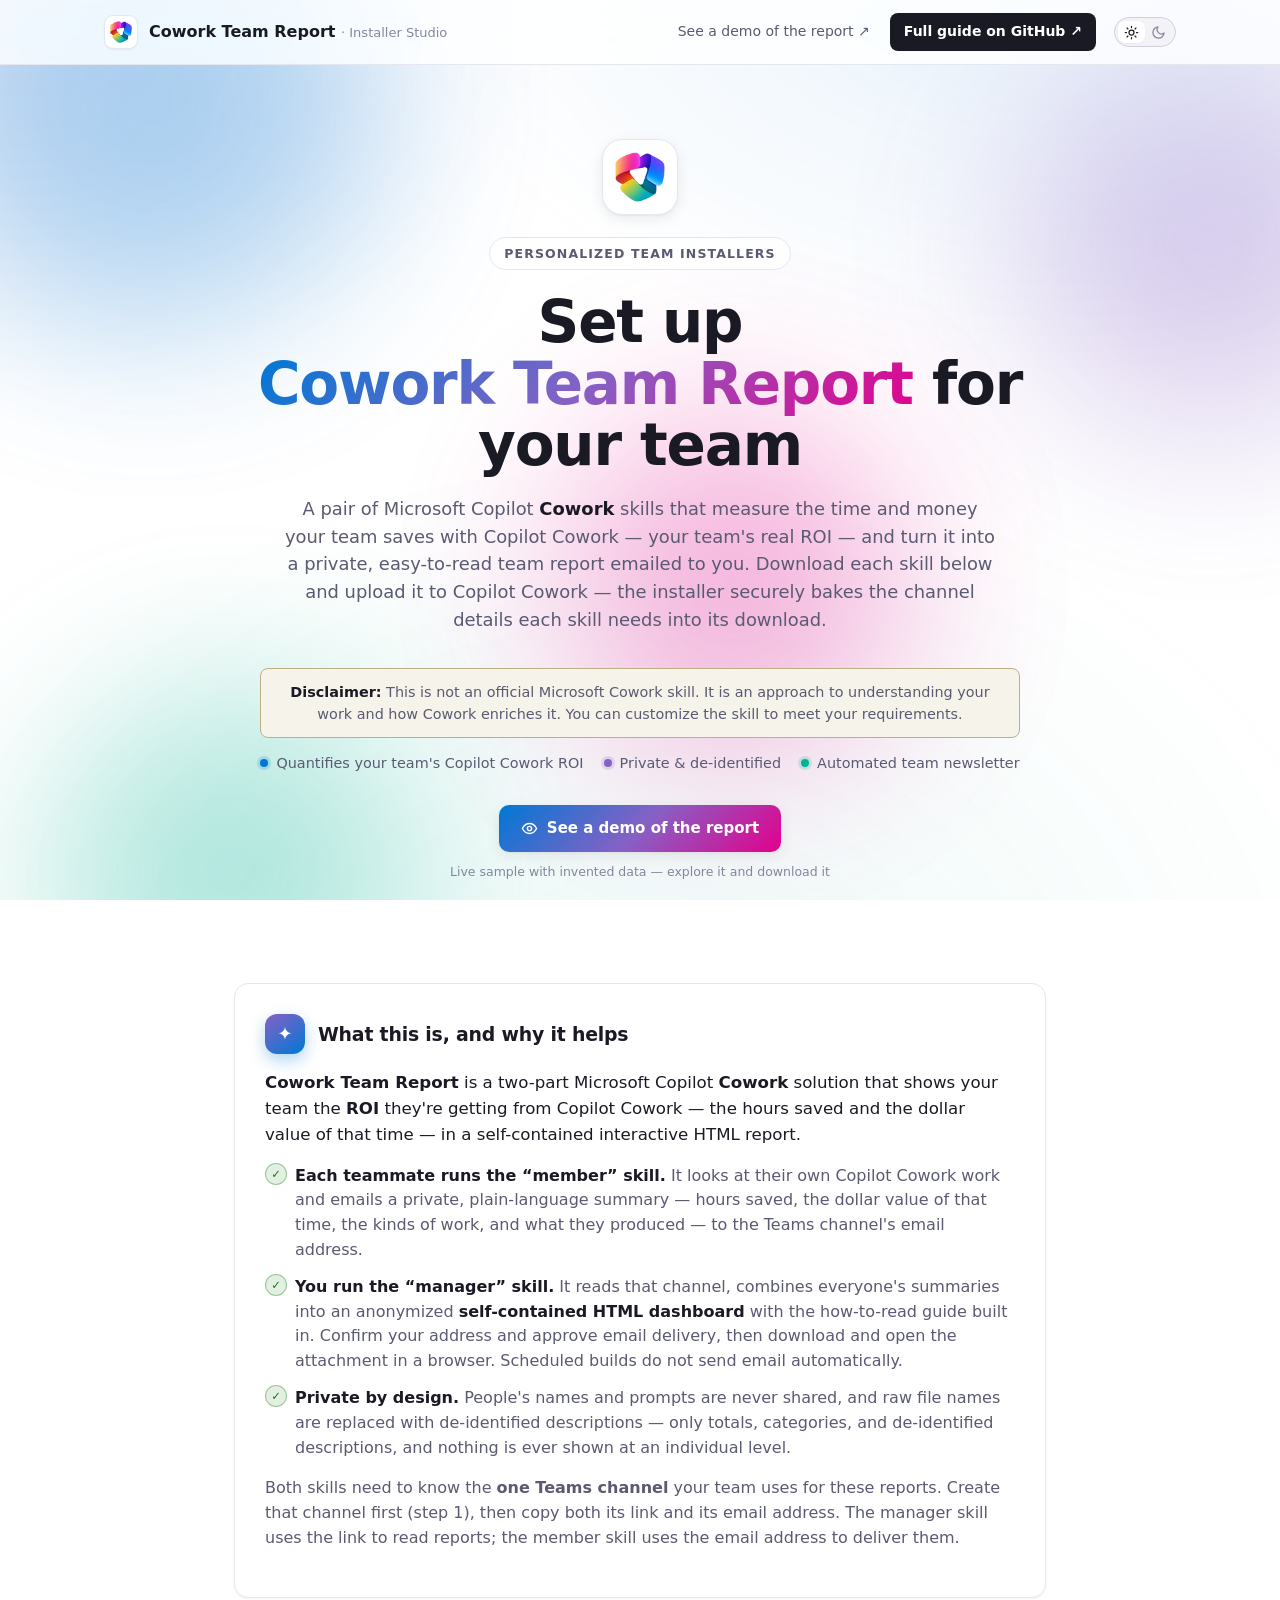
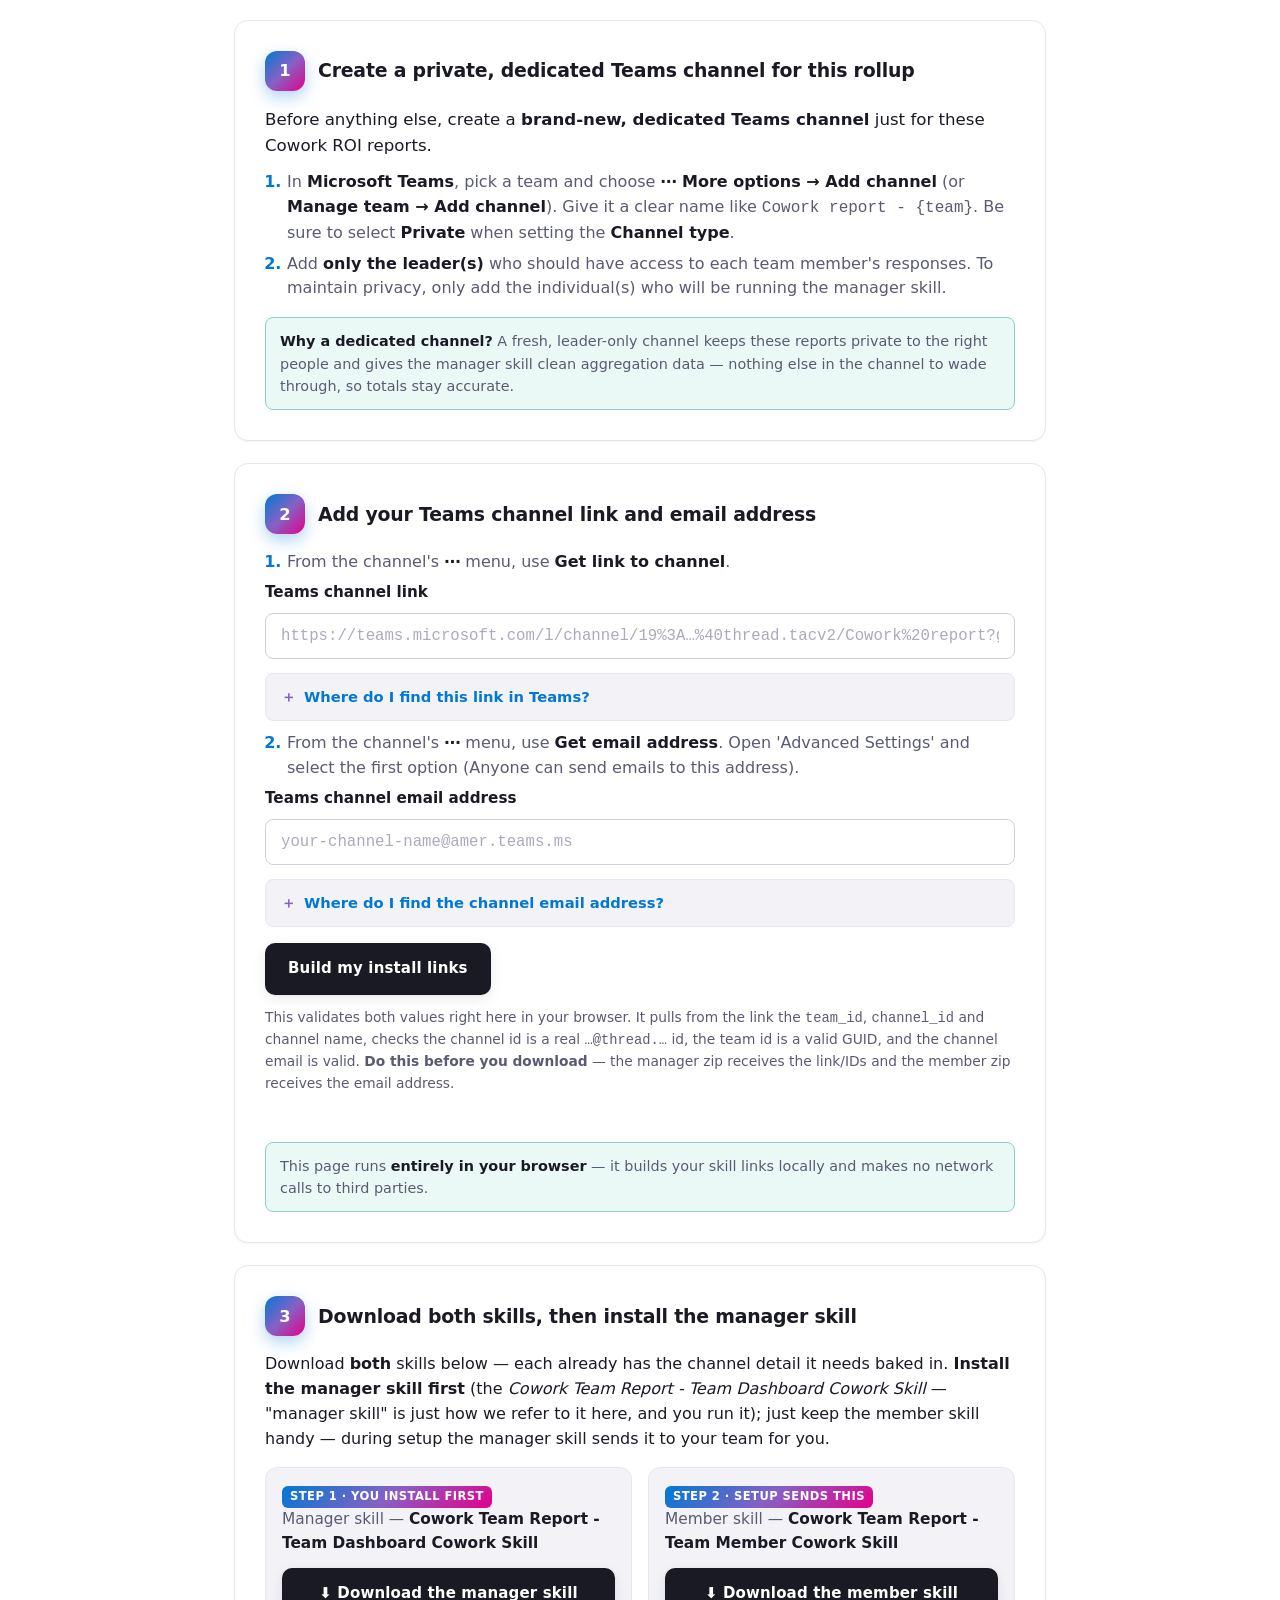
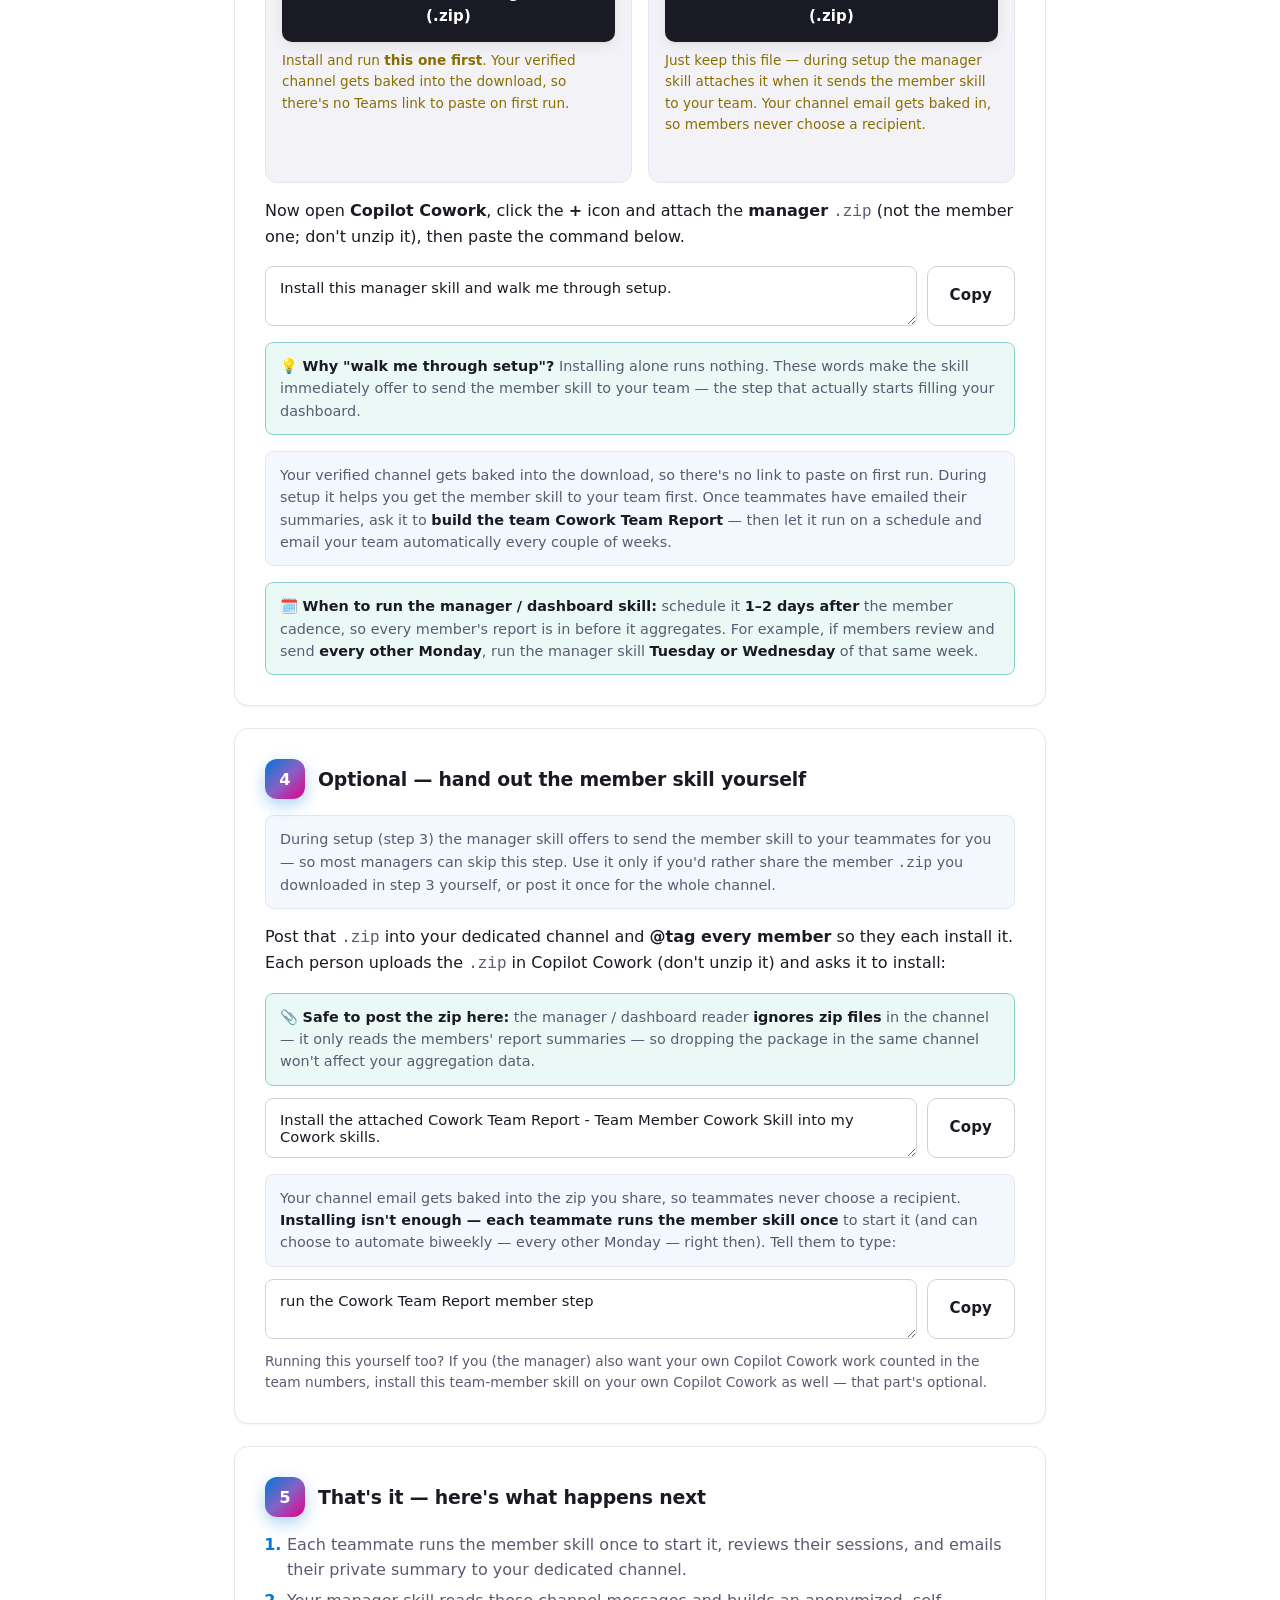
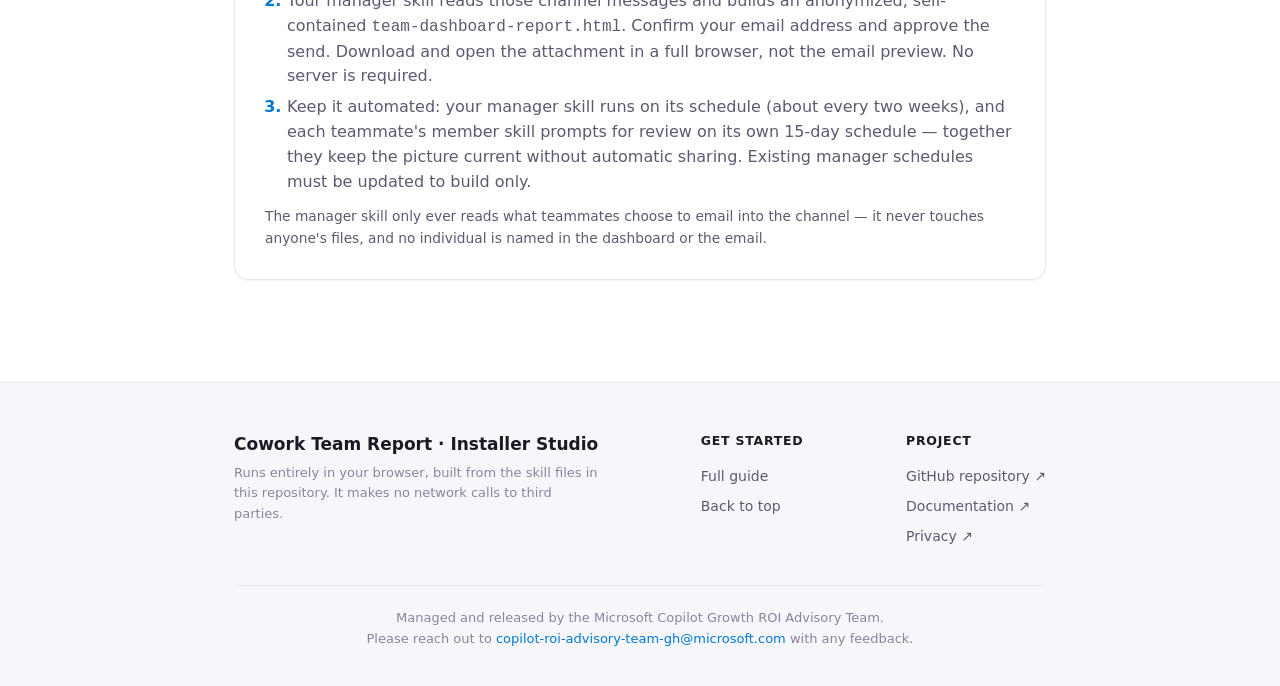
<file: docs/index.html>
<!DOCTYPE html>
<html lang="en">
<head>
<meta charset="utf-8" />
<meta name="viewport" content="width=device-width, initial-scale=1" />
<meta name="robots" content="noindex" />
<meta name="color-scheme" content="light dark" />
<link rel="icon" type="image/png" href="Copilot_Cowork_Logo.png" />
<script>(function(){try{if(localStorage.getItem('cwtheme')==='dark')document.documentElement.setAttribute('data-theme','dark');}catch(e){}})();</script>
<title>Cowork Team Report · Installer Studio</title>
<style>
  :root {
    --bg:            #ffffff;
    --bg-alt:        #f7f7fb;
    --surface:       #ffffff;
    --surface-2:     #f3f3f7;
    --border:        #e6e6ee;
    --border-strong: #d0d0dc;
    --text:          #1a1a25;
    --text-soft:     #5a5a72;
    --text-muted:    #8585a0;
    --accent:        #0078d4;
    --accent-2:      #8661c5;
    --accent-3:      #00b294;
    --grad:          linear-gradient(135deg, #0078d4 0%, #8661c5 50%, #e3008c 100%);
    --ok:            #107c10;
    --err:           #a4262c;
    --warn:          #8a6d00;
    --field:         #ffffff;
    --on-accent:     #ffffff;
    --shadow-sm:     0 1px 2px rgba(20,20,40,.05);
    --shadow:        0 4px 14px rgba(20,20,40,.08), 0 1px 3px rgba(20,20,40,.05);
    --shadow-lg:     0 24px 48px rgba(20,20,40,.10), 0 8px 16px rgba(20,20,40,.06);
    --radius:        14px;
    --radius-sm:     8px;
    --font:          "Segoe UI Variable", "Segoe UI", -apple-system, BlinkMacSystemFont, system-ui, sans-serif;
    --mono:          ui-monospace, "Cascadia Code", "SFMono-Regular", Consolas, monospace;
  }
  [data-theme="dark"] {
    --bg:            #0d0d14;
    --bg-alt:        #14141d;
    --surface:       #181822;
    --surface-2:     #21212d;
    --border:        #2a2a38;
    --border-strong: #3a3a4a;
    --text:          #f0f0f5;
    --text-soft:     #b8b8c8;
    --text-muted:    #8585a0;
    --accent:        #4cc2ff;
    --accent-2:      #b4a0ff;
    --accent-3:      #4dd8b6;
    --grad:          linear-gradient(135deg, #4cc2ff 0%, #b4a0ff 55%, #ff7ac6 100%);
    --ok:            #6ccb5f;
    --err:           #ff99a4;
    --warn:          #e7b96b;
    --field:         #14141d;
    --on-accent:     #04122e;
    --shadow-sm:     0 1px 2px rgba(0,0,0,.4);
    --shadow:        0 4px 14px rgba(0,0,0,.5), 0 1px 3px rgba(0,0,0,.35);
    --shadow-lg:     0 24px 48px rgba(0,0,0,.6), 0 8px 16px rgba(0,0,0,.4);
  }

  * { box-sizing: border-box; }
  html { scroll-behavior: smooth; scroll-padding-top: 84px; }
  body {
    margin: 0; color: var(--text); background: var(--bg);
    font-family: var(--font); line-height: 1.55; -webkit-font-smoothing: antialiased;
    text-rendering: optimizeLegibility; overflow-x: hidden;
  }
  a { color: var(--accent); text-decoration: none; }
  a:hover { text-decoration: underline; }

  .wrap { max-width: 1120px; margin: 0 auto; padding: 0 24px; }
  .main { max-width: 860px; margin: 0 auto; padding: 44px 24px 72px; }

  /* ---- Sticky header ---- */
  .site-header {
    position: sticky; top: 0; z-index: 50;
    background: color-mix(in srgb, var(--bg) 82%, transparent);
    backdrop-filter: saturate(180%) blur(20px); -webkit-backdrop-filter: saturate(180%) blur(20px);
    border-bottom: 1px solid var(--border);
  }
  .site-header .wrap { display: flex; align-items: center; gap: 20px; height: 64px; }
  .brand { display: flex; align-items: center; gap: 11px; font-weight: 700; font-size: 16px; color: var(--text); }
  .brand:hover { text-decoration: none; }
  .brand-mark {
    width: 34px; height: 34px; border-radius: 9px; display: grid; place-items: center; padding: 5px; flex: 0 0 auto;
    background: var(--surface); border: 1px solid var(--border); box-shadow: var(--shadow-sm); overflow: hidden;
  }
  .brand-mark img { width: 100%; height: 100%; object-fit: contain; }
  .brand-by { font-weight: 400; color: var(--text-muted); font-size: 13px; }
  .primary-nav { display: flex; align-items: center; gap: 18px; margin-left: auto; }
  .primary-nav a { position: relative; color: var(--text-soft); font-size: 14px; font-weight: 500; padding: 6px 2px; white-space: nowrap; }
  .primary-nav a:hover { color: var(--text); text-decoration: none; }
  .primary-nav a:not(.nav-cta)::after {
    content: ""; position: absolute; left: 0; bottom: 0; width: 0; height: 2px;
    background: var(--grad); transition: width .25s ease;
  }
  .primary-nav a:not(.nav-cta):hover::after { width: 100%; }
  .nav-cta {
    background: var(--text); color: var(--bg) !important;
    padding: 8px 14px !important; border-radius: 8px; font-weight: 600 !important;
    transition: background .15s ease;
  }
  .nav-cta:hover { background: var(--accent); text-decoration: none; }
  /* ---- Theme toggle (sun/moon pill switch) ---- */
  .theme-toggle {
    background: none; border: 0; padding: 0; cursor: pointer; line-height: 0;
    flex: 0 0 auto; -webkit-tap-highlight-color: transparent; box-shadow: none;
  }
  .tt-track {
    position: relative; display: flex; align-items: stretch;
    width: 62px; height: 30px; padding: 3px;
    border-radius: 999px; background: var(--surface-2);
    border: 1px solid var(--border-strong);
    transition: background .2s ease, border-color .2s ease;
  }
  .tt-thumb {
    position: absolute; top: 3px; bottom: 3px; left: 3px;
    width: calc(50% - 3px); border-radius: 7px;
    background: var(--surface); box-shadow: var(--shadow-sm);
    transition: transform .24s cubic-bezier(.4,0,.2,1), background .2s ease, box-shadow .2s ease;
  }
  .tt-ico {
    position: relative; z-index: 1; flex: 1 1 0;
    display: grid; place-items: center; color: var(--text-muted);
    transition: color .2s ease;
  }
  .tt-ico svg { width: 15px; height: 15px; display: block; }
  .tt-sun { color: var(--text); }
  [data-theme="dark"] .tt-track { background: #14141d; border-color: #2c2c3a; }
  [data-theme="dark"] .tt-thumb { transform: translateX(100%); background: #3a3d52; box-shadow: none; }
  [data-theme="dark"] .tt-sun  { color: var(--text-muted); }
  [data-theme="dark"] .tt-moon { color: #ffffff; }
  .theme-toggle:hover { background: none; box-shadow: none; transform: none; }
  .theme-toggle:hover .tt-track { border-color: var(--border-strong); }
  .theme-toggle:focus-visible { outline: 2px solid var(--accent); outline-offset: 2px; border-radius: 999px; }

  /* ---- Page-wide ambient background ---- */
  .page-bg { position: fixed; inset: 0; z-index: -1; overflow: hidden; pointer-events: none; }
  .page-bg::before {
    content: ""; position: absolute; inset: 0;
    background:
      radial-gradient(1100px 720px at 82% -6%, color-mix(in srgb, var(--accent) 10%, transparent), transparent 60%),
      radial-gradient(900px 640px at 2% 3%, color-mix(in srgb, var(--accent-2) 9%, transparent), transparent 58%),
      radial-gradient(1200px 900px at 50% 112%, color-mix(in srgb, var(--accent-3) 7%, transparent), transparent 62%);
  }
  [data-theme="dark"] .page-bg::before {
    background:
      radial-gradient(1100px 720px at 82% -6%, color-mix(in srgb, var(--accent) 16%, transparent), transparent 60%),
      radial-gradient(900px 640px at 2% 3%, color-mix(in srgb, var(--accent-2) 14%, transparent), transparent 58%),
      radial-gradient(1200px 900px at 50% 112%, color-mix(in srgb, var(--accent-3) 10%, transparent), transparent 62%);
  }
  .orb { position: absolute; border-radius: 50%; filter: blur(90px); opacity: .30; animation: float 22s ease-in-out infinite; }
  .orb-1 { width: 460px; height: 460px; background: #0078d4; top: -130px; left: -80px; }
  .orb-2 { width: 380px; height: 380px; background: #8661c5; top: 6%; right: -120px; animation-delay: -7s; }
  .orb-3 { width: 340px; height: 340px; background: #e3008c; top: 46%; left: 44%; animation-delay: -13s; }
  .orb-4 { width: 360px; height: 360px; background: #00b294; bottom: -150px; left: 4%; animation-delay: -4s; }
  [data-theme="dark"] .orb { opacity: .22; }
  @keyframes float { 0%, 100% { transform: translate(0, 0); } 50% { transform: translate(36px, -26px); } }

  /* ---- Hero ---- */
  .hero { position: relative; padding: 74px 0 58px; background: transparent; }
  .hero-wrap { position: relative; z-index: 1; text-align: center; }
  .hero-logo {
    width: 76px; height: 76px; margin: 0 auto 22px; border-radius: 20px; display: grid; place-items: center;
    padding: 12px; overflow: hidden; background: var(--surface); border: 1px solid var(--border); box-shadow: var(--shadow);
  }
  .hero-logo img { width: 100%; height: 100%; object-fit: contain; }
  .hero-eyebrow {
    display: inline-block; font-size: 12.5px; font-weight: 600; letter-spacing: .09em; text-transform: uppercase;
    color: var(--text-soft); padding: 6px 14px; border: 1px solid var(--border);
    background: color-mix(in srgb, var(--bg) 70%, transparent); backdrop-filter: blur(8px);
    border-radius: 100px; margin-bottom: 22px;
  }
  h1 {
    font-size: clamp(34px, 5.4vw, 58px); line-height: 1.06; letter-spacing: -.02em; font-weight: 800;
    margin: 0 auto 18px; max-width: 840px;
  }
  .grad {
    background: var(--grad); -webkit-background-clip: text; background-clip: text;
    color: transparent; -webkit-text-fill-color: transparent; display: inline-block;
    padding-bottom: .08em; margin-bottom: -.08em;
  }
  .hero-sub { font-size: 1.12rem; color: var(--text-soft); max-width: 720px; margin: 0 auto 34px; }
  .hero-sub strong { color: var(--text); }
  .trust-row { display: flex; flex-wrap: wrap; gap: 10px 20px; justify-content: center; align-items: center; }
  .trust-pill { display: inline-flex; align-items: center; gap: 8px; font-size: .9rem; color: var(--text-soft); font-weight: 500; }
  .trust-dot { width: 8px; height: 8px; border-radius: 50%; background: var(--accent-3); box-shadow: 0 0 0 3px color-mix(in srgb, var(--accent-3) 18%, transparent); }
  .trust-dot.b { background: var(--accent); box-shadow: 0 0 0 3px color-mix(in srgb, var(--accent) 18%, transparent); }
  .trust-dot.p { background: var(--accent-2); box-shadow: 0 0 0 3px color-mix(in srgb, var(--accent-2) 18%, transparent); }
  .hero-actions { margin-top: 30px; display: flex; flex-direction: column; align-items: center; gap: 10px; }
  .hero-cta {
    display: inline-flex; align-items: center; gap: 9px; font-size: 15px; font-weight: 600;
    color: var(--on-accent) !important; background: var(--grad); border: 0; border-radius: 10px;
    padding: 12px 22px; box-shadow: var(--shadow); transition: transform .15s ease, box-shadow .15s ease;
  }
  .hero-cta:hover { text-decoration: none; transform: translateY(-1px); box-shadow: var(--shadow-lg); }
  .hero-cta svg { flex: 0 0 auto; }
  .hero-actions-note { font-size: 12.5px; color: var(--text-muted); }

  /* Cards */
  .card {
    position: relative; background: var(--surface);
    border: 1px solid var(--border); border-radius: var(--radius); padding: 30px; margin: 0 0 22px;
    box-shadow: var(--shadow-sm); overflow: hidden;
    transition: transform .2s ease, box-shadow .2s ease, border-color .2s ease;
  }
  .card::before {
    content: ""; position: absolute; top: 0; left: 0; right: 0; height: 3px;
    background: var(--grad); opacity: 0; transition: opacity .25s ease;
  }
  .card:hover { transform: translateY(-4px); box-shadow: var(--shadow-lg); border-color: var(--border-strong); }
  .card:hover::before { opacity: 1; }
  .step-head { display: flex; align-items: center; gap: 13px; margin: 0 0 16px; }
  .step-num {
    flex: 0 0 auto; width: 40px; height: 40px; border-radius: 12px; display: grid; place-items: center;
    font-weight: 800; font-size: 1.02rem; color: #ffffff; background: var(--grad);
    box-shadow: 0 6px 16px color-mix(in srgb, var(--accent) 32%, transparent);
  }
  .step-num.info { background: linear-gradient(145deg, var(--accent-2), var(--accent)); font-size: 1.15rem; }
  .step-head h2 { font-size: 1.18rem; margin: 0; font-weight: 700; letter-spacing: -0.01em; color: var(--text); }
  .lead { font-size: 1.04rem; color: var(--text); margin: 0 0 12px; }
  .benefits { list-style: none; margin: 16px 0 0; padding: 0; }
  .benefits li { position: relative; padding-left: 30px; margin: 12px 0; color: var(--text-soft); }
  .benefits li strong { color: var(--text); }
  .benefits li::before {
    content: "✓"; position: absolute; left: 0; top: -1px; color: var(--ok); font-weight: 800;
    width: 20px; height: 20px; border-radius: 50%; text-align: center; line-height: 20px; font-size: .72rem;
    background: color-mix(in srgb, var(--ok) 12%, transparent); border: 1px solid color-mix(in srgb, var(--ok) 35%, transparent);
  }

  label { display: block; font-weight: 600; margin: 0 0 8px; color: var(--text); font-size: .95rem; }
  input[type=text],
  input[type=email] {
    width: 100%; padding: 13px 15px; font-size: .98rem; color: var(--text);
    background: var(--field); border: 1px solid var(--border-strong); border-radius: var(--radius-sm); font-family: var(--mono);
    transition: border-color .15s, box-shadow .15s;
  }
  input[type=text]::placeholder,
  input[type=email]::placeholder { color: color-mix(in srgb, var(--text-muted) 70%, var(--bg)); }
  input[type=text]:focus,
  input[type=email]:focus {
    outline: none; border-color: var(--accent);
    box-shadow: 0 0 0 3px color-mix(in srgb, var(--accent) 22%, transparent);
  }
  button:focus-visible, summary:focus-visible, a:focus-visible, .theme-toggle:focus-visible {
    outline: 2px solid var(--accent); outline-offset: 2px;
  }
  .row { display: flex; gap: 12px; flex-wrap: wrap; margin-top: 16px; }
  button {
    font: inherit; font-weight: 600; font-size: 15px; letter-spacing: .01em;
    display: inline-flex; align-items: center; gap: 8px;
    border: 1px solid transparent; border-radius: 10px; padding: 13px 22px; cursor: pointer;
    background: var(--text); color: var(--bg); box-shadow: var(--shadow);
    transition: transform .15s ease, box-shadow .15s ease, background .15s ease;
  }
  button:hover { transform: translateY(-1px); box-shadow: var(--shadow-lg); background: var(--accent); }
  button:active { transform: none; }
  button.secondary {
    background: var(--surface); color: var(--text); border-color: var(--border-strong); box-shadow: none;
  }
  button.secondary:hover { background: var(--surface-2); border-color: var(--border-strong); color: var(--text); transform: none; box-shadow: none; }
  button:disabled { opacity: .5; cursor: not-allowed; transform: none; box-shadow: none; }

  .note {
    background: color-mix(in srgb, var(--accent) 5%, var(--surface)); border: 1px solid var(--border);
    border-radius: var(--radius-sm); padding: 12px 14px; font-size: .9rem; margin: 16px 0 0; color: var(--text-soft);
  }
  .note strong { color: var(--text); }
  .note.privacy {
    border-color: color-mix(in srgb, var(--accent-3) 40%, var(--border));
    background: color-mix(in srgb, var(--accent-3) 8%, var(--surface));
  }

  .note.disclaimer {
    max-width: 760px; margin: 18px auto 14px;
    border-color: color-mix(in srgb, var(--warn) 45%, var(--border));
    background: color-mix(in srgb, var(--warn) 8%, var(--surface));
  }

  .resolved { display: none; margin-top: 22px; }
  .resolved.show { display: block; animation: rise .35s ease; }
  @keyframes rise { from { opacity: 0; transform: translateY(8px); } to { opacity: 1; transform: none; } }
  .readout { margin: 6px 0 0; border: 1px solid var(--border); border-radius: var(--radius-sm); overflow: hidden; background: var(--surface-2); }
  .readout .rowline { display: grid; grid-template-columns: 150px 1fr; gap: 12px; padding: 12px 15px; border-bottom: 1px solid var(--border); align-items: start; }
  .readout .rowline:last-child { border-bottom: none; }
  .readout .k { color: var(--text-muted); font-size: .86rem; }
  .readout .v { margin: 0; font-family: var(--mono); font-size: .9rem; color: var(--text); word-break: break-all; }
  .verified-tag { display: inline-flex; align-items: center; gap: 7px; font-weight: 700; font-size: .9rem; color: var(--ok); margin: 0 0 12px; }
  .verified-tag .chk {
    width: 20px; height: 20px; border-radius: 50%; background: color-mix(in srgb, var(--ok) 14%, transparent);
    border: 1px solid color-mix(in srgb, var(--ok) 45%, transparent); display: grid; place-items: center; color: var(--ok); font-size: .72rem;
  }
  .dl-block { margin-top: 18px; padding-top: 16px; border-top: 1px solid var(--border); }
  .dl-block:first-of-type { margin-top: 8px; padding-top: 0; border-top: none; }
  .dl-label { margin: 0 0 10px; color: var(--text-soft); font-size: .96rem; }
  .dl-label strong { color: var(--text); }
  .dl-label .tag {
    display: inline-block; font-size: .72rem; font-weight: 800; letter-spacing: .04em; text-transform: uppercase;
    color: #ffffff; background: var(--grad); border-radius: 6px; padding: 2px 8px; margin-right: 8px;
  }
  .dl-note { margin: 8px 0 0; font-size: .85rem; color: var(--warn); }
  .dl-note.hidden { display: none; }
  .dl-note.baked { color: var(--ok); }
  .dl-cols { display: flex; gap: 16px; flex-wrap: wrap; margin: 14px 0 4px; align-items: stretch; }
  .dl-cols .dl-block { flex: 1 1 260px; margin-top: 0; padding: 16px; border: 1px solid var(--border); border-radius: 12px; background: var(--surface-2); }
  .dl-cols .dl-block:first-of-type { margin-top: 0; padding-top: 16px; border-top: 1px solid var(--border); }
  .dl-cols .dl-block .row { margin-top: 12px; }
  .dl-cols .dl-block button { width: 100%; }

  .status { margin: 14px 0 0; font-size: .92rem; min-height: 1.2em; color: var(--text-muted); }
  .status.err { color: var(--err); }
  .status.ok { color: var(--ok); }
  code, .mono { font-family: var(--mono); }
  .mono { color: var(--text-soft); }

  .copybox { display: flex; gap: 10px; align-items: stretch; margin-top: 12px; }
  .copybox textarea {
    flex: 1; resize: vertical; min-height: 52px; padding: 12px 14px; color: var(--text);
    border: 1px solid var(--border-strong); border-radius: var(--radius-sm); font-family: inherit; font-size: .92rem; background: var(--field);
  }
  .copybox textarea:focus { outline: none; border-color: var(--accent); box-shadow: 0 0 0 3px color-mix(in srgb, var(--accent) 20%, transparent); }

  ol.steps { margin: 10px 0 0; padding-left: 22px; }
  ol.steps li { margin: 6px 0; color: var(--text-soft); }
  ol.steps li::marker { color: var(--accent); font-weight: 700; }
  ol.steps li strong { color: var(--text); }
  .muted { color: var(--text-soft); }
  .small { font-size: .86rem; }
  .muted.small { margin: 12px 0 0; }

  details.help { margin: 14px 0 0; border: 1px solid var(--border); border-radius: var(--radius-sm); padding: 12px 15px; background: var(--surface-2); font-size: .92rem; }
  details.help > summary { cursor: pointer; font-weight: 700; color: var(--accent); list-style: none; display: flex; align-items: center; gap: 8px; }
  details.help > summary::-webkit-details-marker { display: none; }
  details.help > summary::before { content: "＋"; font-weight: 700; color: var(--accent-2); }
  details.help[open] > summary::before { content: "－"; }
  details.help[open] > summary { margin-bottom: 8px; }
  details.help .muted { margin: 10px 0 0; word-break: break-word; }

  /* ---- Footer ---- */
  .site-footer { background: var(--bg-alt); border-top: 1px solid var(--border); padding: 48px 0 30px; margin-top: 8px; }
  .site-footer .wrap { max-width: 860px; }
  .footer-cols { display: flex; flex-wrap: wrap; justify-content: space-between; align-items: flex-start; gap: 32px 72px; margin-bottom: 34px; }
  .footer-brand { font-weight: 700; font-size: 17px; margin: 0 0 6px; }
  .footer-sub { color: var(--text-muted); font-size: 13px; margin: 0; max-width: 44ch; line-height: 1.55; }
  .footer-heading { font-weight: 700; font-size: 12.5px; margin: 0 0 12px; color: var(--text); text-transform: uppercase; letter-spacing: .06em; }
  .footer-cols a { display: block; padding: 4px 0; color: var(--text-soft); font-size: 14px; }
  .footer-cols a:hover { color: var(--accent); text-decoration: none; }
  .footer-fine { border-top: 1px solid var(--border); padding-top: 22px; color: var(--text-muted); font-size: 13px; text-align: center; }

  @media (max-width: 760px) {
    .footer-cols { grid-template-columns: 1fr 1fr; gap: 28px; }
  }
  @media (max-width: 560px) {
    .primary-nav a:not(.nav-cta) { display: none; }
    .footer-cols { grid-template-columns: 1fr; }
  }
  @media (max-width: 520px) {
    .readout .rowline { grid-template-columns: 1fr; gap: 4px; }
    .card { padding: 22px; }
  }
</style>
</head>
<body>
<div class="page-bg" aria-hidden="true">
  <span class="orb orb-1"></span><span class="orb orb-2"></span><span class="orb orb-3"></span><span class="orb orb-4"></span>
</div>
<header class="site-header">
  <div class="wrap">
    <span class="brand">
      <span class="brand-mark"><img src="Copilot_Cowork_Logo.png" alt="Copilot Cowork" /></span>
      <span>Cowork Team Report <span class="brand-by">· Installer Studio</span></span>
    </span>
    <nav class="primary-nav">
      <a href="https://microsoft.github.io/CoworkDashboard/demo-report.html?v=2" target="_blank" rel="noopener">See a demo of the report ↗</a>
      <a class="nav-cta" href="https://github.com/microsoft/CoworkDashboard/tree/main">Full guide on GitHub ↗</a>
      <button class="theme-toggle" id="themeToggle" type="button" role="switch" aria-checked="false" aria-label="Toggle light or dark theme" title="Toggle light or dark theme">
        <span class="tt-track">
          <span class="tt-thumb" aria-hidden="true"></span>
          <span class="tt-ico tt-sun" aria-hidden="true"><svg viewBox="0 0 24 24" fill="none" stroke="currentColor" stroke-width="2" stroke-linecap="round" stroke-linejoin="round"><circle cx="12" cy="12" r="4"/><path d="M12 2v2m0 16v2M4.9 4.9l1.4 1.4m11.4 11.4 1.4 1.4M2 12h2m16 0h2M4.9 19.1l1.4-1.4M17.7 6.3l1.4-1.4"/></svg></span>
          <span class="tt-ico tt-moon" aria-hidden="true"><svg viewBox="0 0 24 24" fill="none" stroke="currentColor" stroke-width="2" stroke-linecap="round" stroke-linejoin="round"><path d="M21 12.8A9 9 0 1 1 11.2 3a7 7 0 0 0 9.8 9.8z"/></svg></span>
        </span>
      </button>
    </nav>
  </div>
</header>

<section class="hero">
  <div class="wrap hero-wrap">
    <div class="hero-logo"><img src="Copilot_Cowork_Logo.png" alt="Copilot Cowork" /></div>
    <div class="hero-eyebrow">Personalized team installers</div>
    <h1>Set up <span class="grad">Cowork Team Report</span> for your team</h1>
    <p class="hero-sub">A pair of Microsoft Copilot <strong>Cowork</strong> skills that measure the time and
       money your team saves with Copilot Cowork — your team's real ROI — and turn it into a private,
       easy-to-read team report emailed to you. Download each skill below and upload it to Copilot Cowork —
       the installer securely bakes the channel details each skill needs into its download.</p>
    <p class="note disclaimer"><strong>Disclaimer:</strong> This is not an official Microsoft Cowork skill.
       It is an approach to understanding your work and how Cowork enriches it. You can customize the
       skill to meet your requirements.</p>
    <div class="trust-row">
      <span class="trust-pill"><span class="trust-dot b"></span> Quantifies your team's Copilot Cowork ROI</span>
      <span class="trust-pill"><span class="trust-dot p"></span> Private &amp; de-identified</span>
      <span class="trust-pill"><span class="trust-dot"></span> Automated team newsletter</span>
    </div>
    <div class="hero-actions">
      <a class="hero-cta" href="https://microsoft.github.io/CoworkDashboard/demo-report.html?v=2" target="_blank" rel="noopener">
        <svg width="17" height="17" viewBox="0 0 24 24" fill="none" stroke="currentColor" stroke-width="2" stroke-linecap="round" stroke-linejoin="round" aria-hidden="true"><path d="M2 12s3.5-7 10-7 10 7 10 7-3.5 7-10 7-10-7-10-7z"/><circle cx="12" cy="12" r="3"/></svg>
        See a demo of the report
      </a>
      <span class="hero-actions-note">Live sample with invented data — explore it and download it</span>
    </div>
  </div>
</section>

<main class="main">
  <section class="card">
    <div class="step-head">
      <span class="step-num info">✦</span>
      <h2>What this is, and why it helps</h2>
    </div>
    <p class="lead"><strong>Cowork Team Report</strong> is a two-part Microsoft Copilot <strong>Cowork</strong>
       solution that shows your team the <strong>ROI</strong> they're getting from Copilot Cowork — the hours
       saved and the dollar value of that time — in a self-contained interactive HTML report.</p>
    <ul class="benefits">
      <li><strong>Each teammate runs the “member” skill.</strong> It looks at their own Copilot Cowork work
          and emails a private, plain-language summary — hours saved, the dollar value of that time, the kinds
          of work, and what they produced — to the Teams channel's email address.</li>
      <li><strong>You run the “manager” skill.</strong> It reads that channel, combines everyone's summaries
          into an anonymized <strong>self-contained HTML dashboard</strong> with the how-to-read guide built in.
          Confirm your address and approve email delivery, then download and open the attachment in a browser.
          Scheduled builds do not send email automatically.</li>
      <li><strong>Private by design.</strong> People's names and prompts are never shared, and raw file
          names are replaced with de-identified descriptions — only totals, categories, and de-identified
          descriptions, and nothing is ever shown at an individual level.</li>
    </ul>
    <p class="muted">Both skills need to know the <strong>one Teams channel</strong> your team uses for these
       reports. Create that channel first (step 1), then copy both its link and its email address. The
       manager skill uses the link to read reports; the member skill uses the email address to deliver them.</p>
  </section>


  <section class="card">
    <div class="step-head">
      <span class="step-num">1</span>
      <h2>Create a private, dedicated Teams channel for this rollup</h2>
    </div>
    <p class="lead">Before anything else, create a <strong>brand-new, dedicated Teams channel</strong> just for
       these Cowork ROI reports.</p>
    <ol class="steps">
      <li>In <strong>Microsoft Teams</strong>, pick a team and choose <strong>⋯ More options → Add channel</strong>
          (or <strong>Manage team → Add channel</strong>). Give it a clear name like
          <span class="mono">Cowork report - {team}</span>. Be sure to select <strong>Private</strong>
          when setting the <strong>Channel type</strong>.</li>
      <li>Add <strong>only the leader(s)</strong> who should have access to each team member's responses.
          To maintain privacy, only add the individual(s) who will be running the manager skill.</li>
    </ol>
    <p class="note privacy"><strong>Why a dedicated channel?</strong> A fresh, leader-only channel keeps these
       reports private to the right people and gives the manager skill clean aggregation data — nothing else in
       the channel to wade through, so totals stay accurate.</p>
  </section>

  <section class="card">
    <div class="step-head">
      <span class="step-num">2</span>
      <h2>Add your Teams channel link and email address</h2>
    </div>
    <ol class="steps">
      <li>From the channel's <strong>⋯</strong> menu, use <strong>Get link to channel</strong>.</li>
    </ol>
    <label for="link">Teams channel link</label>
    <input id="link" type="text" autocomplete="off" spellcheck="false" maxlength="2048"
           placeholder="https://teams.microsoft.com/l/channel/19%3A…%40thread.tacv2/Cowork%20report?groupId=…" />

    <details class="help">
      <summary>Where do I find this link in Teams?</summary>
      <ol class="steps">
        <li>Open <strong>Microsoft Teams</strong> (desktop or web) and go to the channel you created for
            Cowork reports (e.g. <span class="mono">Cowork report - {team}</span>).</li>
        <li>Hover the channel name in the left list and click the <strong>⋯ More options</strong> button
            that appears to its right (or right-click the channel).</li>
        <li>Choose <strong>Copy link</strong> (some Teams versions label it <strong>Get link to channel</strong>).</li>
        <li>In the dialog, click <strong>Copy</strong>, then paste it into the box above.</li>
      </ol>
      <p class="muted">The link looks like
        <span class="mono">https://teams.microsoft.com/l/channel/19%3A…%40thread.tacv2/…?groupId=…</span>.
        A plain <em>chat</em> link or a browser address-bar URL won't contain the
        <span class="mono">groupId</span> — use <strong>Copy link</strong> so it does.</p>
    </details>

    <ol class="steps" start="2">
      <li>From the channel's <strong>⋯</strong> menu, use <strong>Get email address</strong>. Open
          'Advanced Settings' and select the first option (Anyone can send emails to this address).</li>
    </ol>
    <label for="channelEmail">Teams channel email address</label>
    <input id="channelEmail" type="email" autocomplete="off" spellcheck="false" maxlength="320"
           placeholder="your-channel-name@amer.teams.ms" />

    <details class="help">
      <summary>Where do I find the channel email address?</summary>
      <ol class="steps">
        <li>Open the same dedicated Teams channel and select <strong>⋯ More options</strong>.</li>
        <li>Choose <strong>Get email address</strong>, then copy the address into the box above.</li>
        <li>Open the email Advanced Settings and allow anyone to send emails to this address.</li>
      </ol>
      <p class="muted">The member skill sends each reviewed report through Outlook to this address.
        It does not call the Teams posting API.</p>
    </details>

    <div class="row">
      <button id="parseBtn" type="button">Build my install links</button>
    </div>
    <p class="muted small">This validates both values right here in your browser. It pulls from the link the
       <span class="mono">team_id</span>, <span class="mono">channel_id</span> and channel name, checks the
       channel id is a real <span class="mono">…@thread.…</span> id, the team id is a valid GUID, and the
       channel email is valid. <strong>Do this before you download</strong> — the manager zip receives the
       link/IDs and the member zip receives the email address.</p>
    <div id="status" class="status" role="status" aria-live="polite"></div>

    <div id="resolved" class="resolved" aria-live="polite">
      <p class="verified-tag"><span class="chk">✓</span> Looks good — this channel will be baked into the skill zips you download below</p>
      <div class="readout">
        <div class="rowline"><span class="k">Channel name</span><p class="v" id="rName">—</p></div>
        <div class="rowline"><span class="k">team_id</span><p class="v" id="rTeam">—</p></div>
        <div class="rowline"><span class="k">channel_id</span><p class="v" id="rChannel">—</p></div>
        <div class="rowline"><span class="k">channel_email</span><p class="v" id="rEmail">—</p></div>
      </div>
    </div>

    <p class="note privacy">
      This page runs <strong>entirely in your browser</strong> — it builds your skill links locally and
      makes no network calls to third parties.
    </p>
  </section>

  <section class="card">
    <div class="step-head">
      <span class="step-num">3</span>
      <h2>Download both skills, then install the manager skill</h2>
    </div>
    <p>Download <strong>both</strong> skills below — each already has the channel detail it needs baked
       in. <strong>Install the manager skill first</strong>
       (the <em>Cowork Team Report - Team Dashboard Cowork Skill</em> — "manager skill" is just how we refer to
       it here, and you run it); just keep the member skill handy — during setup the manager skill sends it to
       your team for you.</p>
    <div class="dl-cols">
      <div class="dl-block">
        <p class="dl-label"><span class="tag">Step 1 · You install first</span><br>Manager skill —
           <strong>Cowork Team Report - Team Dashboard Cowork Skill</strong></p>
        <div class="row">
          <button id="downloadMgrBtn" type="button">⬇ Download the manager skill (.zip)</button>
        </div>
        <p class="dl-note" id="genNoteMgr">Install and run <strong>this one first</strong>. Your verified
           channel gets baked into the download, so there's no Teams link to paste on first run.</p>
        <p class="dl-note baked hidden" id="bakeNoteMgr"></p>
        <div id="dlMgrStatus" class="status" role="status" aria-live="polite"></div>
      </div>
      <div class="dl-block">
        <p class="dl-label"><span class="tag">Step 2 · Setup sends this</span><br>Member skill —
           <strong>Cowork Team Report - Team Member Cowork Skill</strong></p>
        <div class="row">
          <button id="downloadBtn" type="button">⬇ Download the member skill (.zip)</button>
        </div>
        <p class="dl-note" id="genNote">Just keep this file — during setup the manager skill attaches it when
           it sends the member skill to your team. Your channel email gets baked in, so members never choose
           a recipient.</p>
        <p class="dl-note baked hidden" id="bakeNote"></p>
        <div id="dlStatus" class="status" role="status" aria-live="polite"></div>
      </div>
    </div>
    <p>Now open <strong>Copilot Cowork</strong>, click the <strong>+</strong> icon and attach the
       <strong>manager</strong> <span class="mono">.zip</span> (not the member one; don't unzip it), then paste
       the command below.</p>
    <div class="copybox">
      <textarea id="installMgrText" readonly>Install this manager skill and walk me through setup.</textarea>
      <button id="copyMgrBtn" class="secondary" type="button">Copy</button>
    </div>
    <p class="note privacy">💡 <strong>Why "walk me through setup"?</strong> Installing alone runs nothing.
       These words make the skill immediately offer to send the member skill to your team — the step that
       actually starts filling your dashboard.</p>
    <p class="note"><span id="mgrBakeState">Your verified channel gets baked into the download, so there's no link to paste on first run.</span>
       During setup it helps you get the member skill to your team first. Once teammates have emailed their
       summaries, ask it to <strong>build the team Cowork Team Report</strong> — then let it run on a schedule
       and email your team automatically every couple of weeks.</p>
    <p class="note privacy">🗓️ <strong>When to run the manager / dashboard skill:</strong> schedule it
       <strong>1–2 days after</strong> the member cadence, so every member's report is in before it aggregates.
       For example, if members review and send <strong>every other Monday</strong>, run the manager skill
       <strong>Tuesday or Wednesday</strong> of that same week.</p>
  </section>

  <section class="card">
    <div class="step-head">
      <span class="step-num">4</span>
      <h2>Optional — hand out the member skill yourself</h2>
    </div>
    <p class="note">During setup (step 3) the manager skill offers to send the member skill to your teammates
       for you — so most managers can skip this step. Use it only if you'd rather share the member
       <span class="mono">.zip</span> you downloaded in step 3 yourself, or post it once for the whole channel.</p>
    <p>Post that <span class="mono">.zip</span> into your dedicated channel and <strong>@tag every member</strong>
       so they each install it. Each person uploads the <span class="mono">.zip</span> in Copilot Cowork
       (don't unzip it) and asks it to install:</p>
    <p class="note privacy">📎 <strong>Safe to post the zip here:</strong> the manager / dashboard reader
       <strong>ignores zip files</strong> in the channel — it only reads the members' report summaries — so
       dropping the package in the same channel won't affect your aggregation data.</p>
    <div class="copybox">
      <textarea id="installText" readonly>Install the attached Cowork Team Report - Team Member Cowork Skill into my Cowork skills.</textarea>
      <button id="copyBtn" class="secondary" type="button">Copy</button>
    </div>
    <p class="note"><span id="memBakeState">Your channel email is baked into the zip you share, so teammates never choose a recipient.</span>
       <strong>Installing isn't enough — each teammate runs the member skill once</strong> to start it (and can
       choose to automate biweekly — every other Monday — right then). Tell them to type:</p>
    <div class="copybox">
      <textarea id="runMemberText" readonly>run the Cowork Team Report member step</textarea>
      <button id="copyRunMemberBtn" class="secondary" type="button">Copy</button>
    </div>
    <p class="muted small">Running this yourself too? If you (the manager) also want your own Copilot Cowork work
       counted in the team numbers, install this team-member skill on your own Copilot Cowork as well —
       that part's optional.</p>
  </section>

  <section class="card">
    <div class="step-head">
      <span class="step-num">5</span>
      <h2>That's it — here's what happens next</h2>
    </div>
    <ol class="steps">
      <li>Each teammate runs the member skill once to start it, reviews their sessions, and emails their
          private summary to your dedicated channel.</li>
      <li>Your manager skill reads those channel messages and builds an anonymized, self-contained
          <code>team-dashboard-report.html</code>. Confirm your email address and approve the send.
          Download and open the attachment in a full browser, not the email preview. No server is required.</li>
      <li>Keep it automated: your manager skill runs on its schedule (about every two weeks), and each
          teammate's member skill prompts for review on its own 15-day schedule — together they keep the picture current
          without automatic sharing. Existing manager schedules must be updated to build only.</li>
    </ol>
    <p class="muted small">The manager skill only ever reads what teammates choose to email into the channel — it never touches
       anyone's files, and no individual is named in the dashboard or the email.</p>
  </section>
</main>

<footer class="site-footer">
  <div class="wrap">
    <div class="footer-cols">
      <div>
        <p class="footer-brand">Cowork Team Report · Installer Studio</p>
        <p class="footer-sub">Runs entirely in your browser, built from the skill files in this repository.
           It makes no network calls to third parties.</p>
      </div>
      <div>
        <p class="footer-heading">Get started</p>
        <a href="https://github.com/microsoft/CoworkDashboard/tree/main">Full guide</a>
        <a href="#top" onclick="window.scrollTo({top:0,behavior:'smooth'});return false;">Back to top</a>
      </div>
      <div>
        <p class="footer-heading">Project</p>
        <a href="https://github.com/microsoft/CoworkDashboard">GitHub repository ↗</a>
        <a href="https://github.com/microsoft/CoworkDashboard/blob/main/README.md">Documentation ↗</a>
        <a href="https://github.com/microsoft/CoworkDashboard/blob/main/PRIVACY.md">Privacy ↗</a>
      </div>
    </div>
    <p class="footer-fine">Managed and released by the Microsoft Copilot Growth ROI Advisory Team.<br />Please reach out to <a href="mailto:copilot-roi-advisory-team-gh@microsoft.com">copilot-roi-advisory-team-gh@microsoft.com</a> with any feedback.</p>
  </div>
</footer>

<script src="jszip.min.js"></script>
<script src="app.js?v=6"></script>
<script>
  (function () {
    var btn = document.getElementById("themeToggle");
    if (!btn) return;
    function sync() {
      var dark = document.documentElement.getAttribute("data-theme") === "dark";
      btn.setAttribute("aria-checked", dark ? "true" : "false");
    }
    sync();
    btn.addEventListener("click", function () {
      var isDark = document.documentElement.getAttribute("data-theme") === "dark";
      if (isDark) { document.documentElement.removeAttribute("data-theme"); } else { document.documentElement.setAttribute("data-theme", "dark"); }
      try { localStorage.setItem("cwtheme", isDark ? "light" : "dark"); } catch (e) {}
      sync();
    });
  })();
</script>
</body>
</html>
</file>
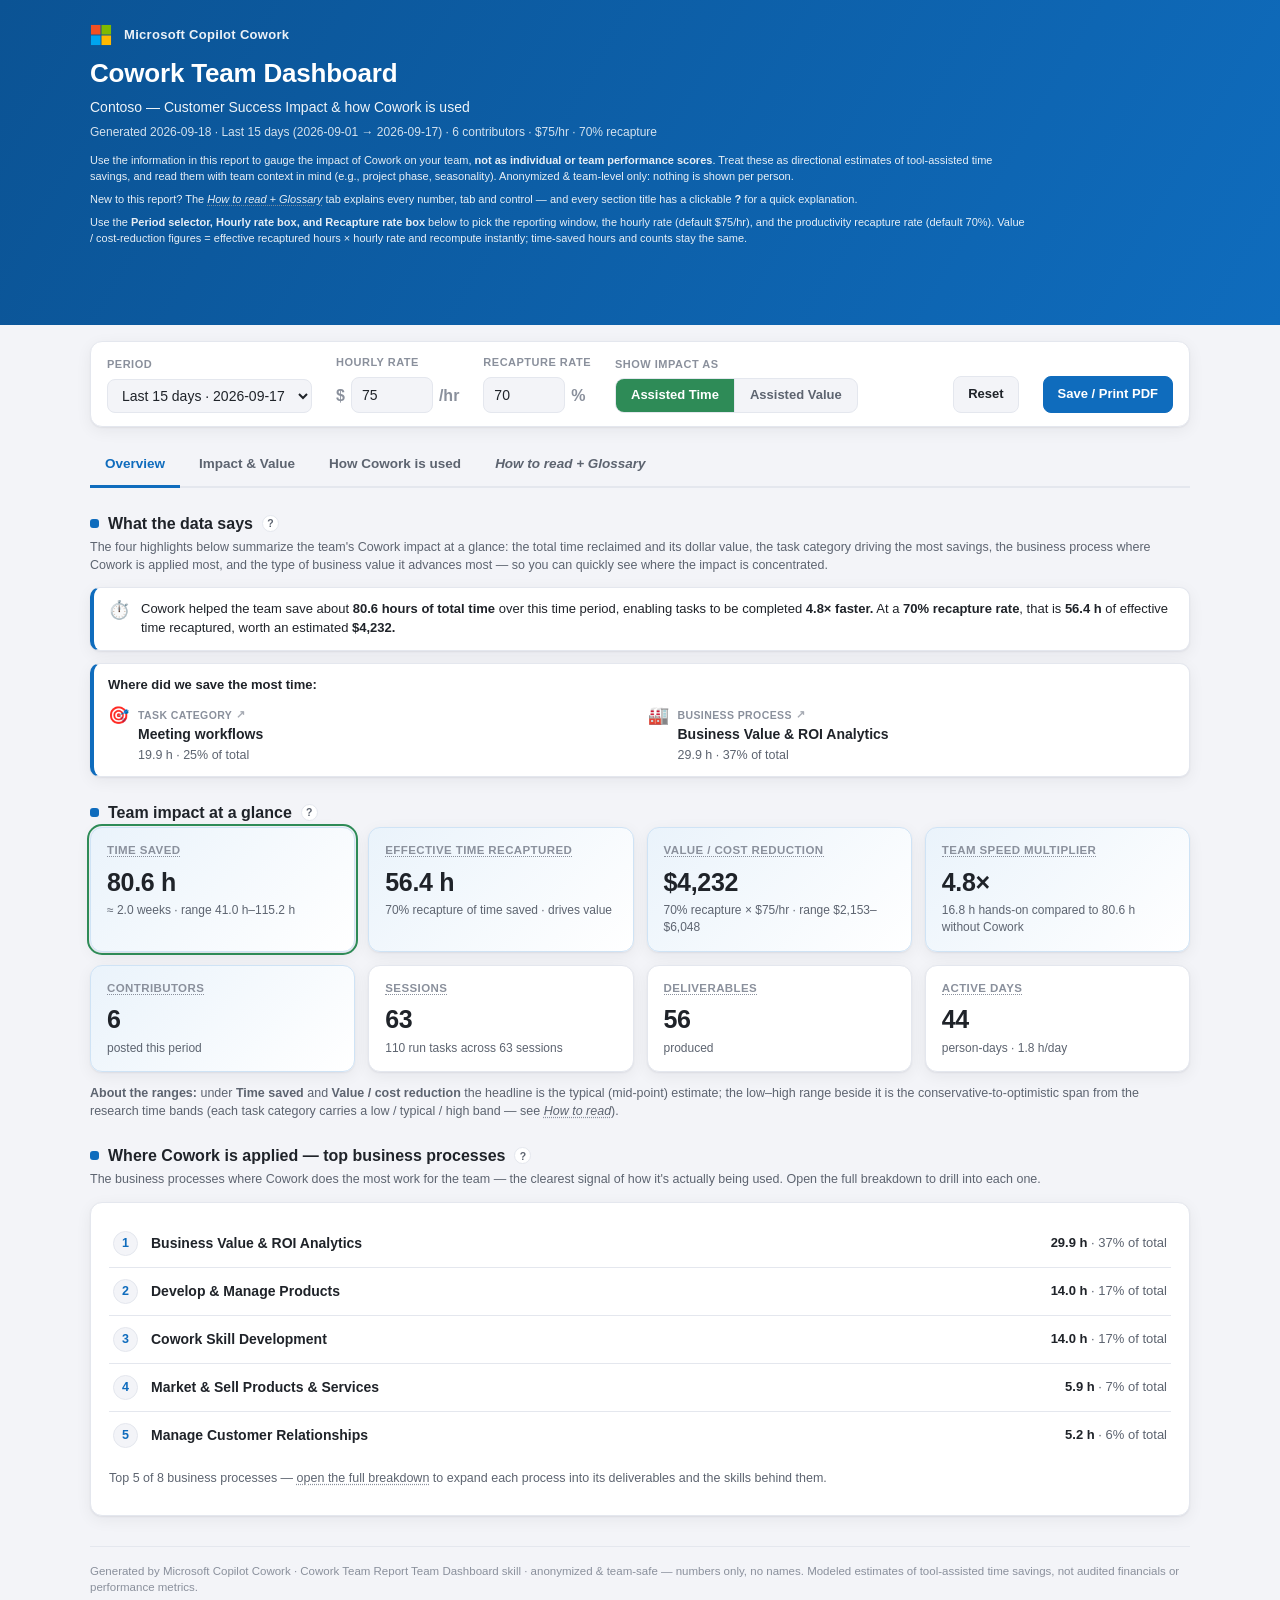
<file: docs/demo-report.html>
<!DOCTYPE html>
<html lang="en" dir="ltr">
<head>
<meta charset="utf-8"><meta name="viewport" content="width=device-width, initial-scale=1"><meta name="color-scheme" content="light dark">
<title>Cowork Team Dashboard</title>
<style>
:root{--bg:#f3f4f8;--panel:#fff;--ink:#1f2329;--muted:#5d6470;--faint:#8a909c;--line:#e4e7ee;
--brand:#0f6cbd;--brand-d:#0b5394;--soft:#eaf3fb;--good:#107c10;--shadow:0 1px 2px rgba(16,24,40,.06),0 4px 16px rgba(16,24,40,.06);
/* Analyzed -> Produced (input/output columns) — two colors NOT in the task category palette: a warm amber-GOLD (not olive) for inputs analyzed, magenta for outputs produced. Keeps this section distinct from the task categories. */
--io-in:#d99c1e;--io-out:#b4009e;
--c0:#0f6cbd;--c1:#2e8b57;--c2:#ca5010;--c3:#8764b8;--c4:#0099bc;--c5:#c4314b;--c6:#7a7574;--c7:#498205;--donut-edge:rgba(0,0,0,.16);}
@media (prefers-color-scheme:dark){:root{--bg:#16181d;--panel:#1f2228;--ink:#e9ebef;--muted:#a7adb8;--faint:#7c828d;--line:#2c3038;--brand:#4aa3e8;--brand-d:#74b9ee;--soft:#1b2a39;--shadow:0 1px 2px rgba(0,0,0,.4);--donut-edge:rgba(255,255,255,.26);}}
*{box-sizing:border-box}html,body{margin:0;padding:0}
body{font-family:'Segoe UI',-apple-system,BlinkMacSystemFont,Roboto,Helvetica,Arial,sans-serif;background:var(--bg);color:var(--ink);line-height:1.45;-webkit-font-smoothing:antialiased}
.wrap{max-width:1140px;margin:0 auto;padding:0 20px 60px}
header.top{background:linear-gradient(120deg,var(--brand-d),var(--brand));color:#fff;padding:24px 0 18px}
.brand{display:flex;align-items:center;gap:12px;margin-bottom:9px}.brand .nm{font-size:13px;letter-spacing:.3px;opacity:.92;font-weight:600}
header.top h1{font-size:26px;margin:2px 0 4px;font-weight:700;letter-spacing:-.2px}
header.top .sub{font-size:14px;opacity:.93;margin:0}header.top .gen{font-size:12px;opacity:.82;margin-top:7px}
header.top .disc{font-size:11px;line-height:1.45;opacity:.9;margin:10px 0 0;max-width:940px}header.top .disc b{font-weight:700}
.banner{background:#fff7e6;border:1px solid #f3d98b;color:#7a5b00;border-radius:10px;padding:10px 14px;font-size:12.5px;margin:16px 0 0;display:flex;gap:9px;align-items:flex-start}
@media (prefers-color-scheme:dark){.banner{background:#332a12;border-color:#5c4a17;color:#e8cf8f}}
.controls{position:sticky;top:0;z-index:30;background:var(--panel);border:1px solid var(--line);border-radius:12px;box-shadow:var(--shadow);padding:13px 16px;margin:16px 0 0;display:flex;flex-wrap:wrap;gap:14px 24px;align-items:flex-end}
.ctl{display:flex;flex-direction:column;gap:6px}.ctl label{font-size:11px;text-transform:uppercase;letter-spacing:.5px;color:var(--faint);font-weight:700}
.ctl select,.ctl input{font:inherit;font-size:14px;padding:7px 10px;border:1px solid var(--line);border-radius:8px;background:var(--bg);color:var(--ink);min-width:150px}
.rate-in{display:flex;align-items:center;gap:6px}.rate-in span{color:var(--faint);font-weight:600}.rate-in input{width:82px;min-width:70px}
.btn{font:inherit;font-size:13px;font-weight:600;padding:8px 14px;border-radius:8px;cursor:pointer;border:1px solid var(--line);background:var(--bg);color:var(--ink)}
.btn.primary{background:var(--brand);border-color:var(--brand);color:#fff}.btn:hover{border-color:var(--brand)}.spacer{flex:1 1 auto}
.tabs{position:sticky;top:0;z-index:25;display:flex;gap:4px;flex-wrap:wrap;margin:16px 0 8px;border-bottom:2px solid var(--line);background:var(--bg)}
.tab-btn{font:inherit;font-size:13.5px;font-weight:600;padding:11px 15px;border:none;background:none;color:var(--muted);cursor:pointer;border-bottom:3px solid transparent;margin-bottom:-2px}
.tab-btn.on{color:var(--brand);border-bottom-color:var(--brand)}.tab-btn:hover{color:var(--ink)}
.tab-panel{display:none}.tab-panel.on{display:block}
section.block{margin:24px 0 0;scroll-margin-top:120px}
h2.sec{font-size:16px;font-weight:700;margin:0 0 3px;display:flex;align-items:center;gap:9px;position:relative;flex-wrap:wrap}
h2.sec .dot{width:9px;height:9px;border-radius:3px;background:var(--brand)}
.sec-note{font-size:12.5px;color:var(--muted);margin:0 0 13px}
/* Click-to-reveal "?" helper next to a section title — a short plain-language explanation, in-page. */
.help{width:17px;height:17px;border-radius:50%;border:1px solid var(--line);background:var(--panel);color:var(--muted);font-size:10.5px;font-weight:700;line-height:1;cursor:pointer;padding:0;display:inline-flex;align-items:center;justify-content:center;flex:none}
.help:hover{border-color:var(--brand);color:var(--brand)}
.helppop{position:absolute;top:28px;inset-inline-start:0;z-index:40;max-width:460px;background:var(--panel);border:1px solid var(--line);border-radius:10px;box-shadow:var(--shadow);padding:11px 14px;font-size:12.5px;font-weight:400;color:var(--muted);line-height:1.5;display:none}
.helppop.on{display:block}.helppop b{color:var(--ink);font-weight:650}
.kpis{display:grid;grid-template-columns:repeat(4,1fr);gap:13px}
.kpi{background:var(--panel);border:1px solid var(--line);border-radius:12px;padding:14px 16px;box-shadow:var(--shadow)}
.kpi .k-l{font-size:11.5px;text-transform:uppercase;letter-spacing:.4px;color:var(--faint);font-weight:700}
.kpi .k-v{font-size:25px;font-weight:750;margin:5px 0 2px;letter-spacing:-.3px}.kpi .k-s{font-size:12px;color:var(--muted)}
.kpi.hero{background:linear-gradient(135deg,var(--soft),var(--panel));border-color:#cfe3f5}
@media (prefers-color-scheme:dark){.kpi.hero{border-color:#274a68}}
.grid2{display:grid;grid-template-columns:1fr 1fr;gap:16px}
.card{background:var(--panel);border:1px solid var(--line);border-radius:12px;padding:17px 18px 15px;box-shadow:var(--shadow)}
.card h3{font-size:14px;margin:0 0 4px;font-weight:700}.card .hint{font-size:11.5px;color:var(--faint);margin:0 0 12px}
/* Fixed value column (232px) so the gray track is the SAME length on every row; .rc = count rows (narrow value). */
.row{display:grid;grid-template-columns:180px 1fr 232px;align-items:center;gap:11px;padding:5px 0}
.row.rc{grid-template-columns:180px 1fr 56px}
.row .rl{font-size:13px;overflow:hidden;text-overflow:ellipsis;white-space:nowrap}
.row .rbar{background:var(--bg);border-radius:6px;height:16px;overflow:hidden}.row .rfill{height:100%;border-radius:6px;min-width:2px}
.row .rv{font-size:12.5px;color:var(--muted);font-variant-numeric:tabular-nums;white-space:nowrap;text-align:right}.row .rv b{color:var(--ink);font-weight:650}
table.dt{width:100%;border-collapse:collapse;font-size:13px}
table.dt th{text-align:left;font-size:11px;text-transform:uppercase;letter-spacing:.4px;color:var(--faint);font-weight:700;padding:8px 10px;border-bottom:2px solid var(--line)}
table.dt th.r,table.dt td.r{text-align:right;font-variant-numeric:tabular-nums}
table.dt td{padding:8px 10px;border-bottom:1px solid var(--line);vertical-align:top}table.dt tr:last-child td{border-bottom:none}
table.dt tr.tot td{font-weight:700;border-top:2px solid var(--line);background:var(--bg)}
.catsw{display:inline-block;width:10px;height:10px;border-radius:3px;margin-inline-end:8px;vertical-align:middle;flex:none}
.footnote{font-size:11.5px;color:var(--faint);margin-top:9px;line-height:1.5}.footnote b{color:var(--muted)}
.pill{display:inline-block;font-size:11px;padding:2px 9px;border-radius:999px;background:var(--soft);color:var(--brand-d);font-weight:600;margin:1px 3px 1px 0}
.insights{display:grid;grid-template-columns:1fr 1fr;gap:12px}
.ins{display:flex;gap:11px;background:var(--panel);border:1px solid var(--line);border-left:4px solid var(--brand);border-radius:10px;padding:12px 14px;box-shadow:var(--shadow)}
.ins .ic{font-size:18px;line-height:1.2}.ins .tx{font-size:13px}.ins .tx b{font-weight:700}
.ins.insgroup{flex-direction:column;gap:11px}
.insgroup .ig-h{font-size:13px;font-weight:700;color:var(--ink)}
.insgroup .ig-rows{display:grid;grid-template-columns:repeat(2,1fr);gap:12px}
.insgroup .ig-row{display:flex;gap:9px;align-items:flex-start}
.insgroup .ig-row .ic{font-size:17px;line-height:1.2}.insgroup .ig-row .tx{font-size:12.5px}.insgroup .ig-row .tx b{font-weight:700}
.insgroup .ig-cat{font-size:10.5px;text-transform:uppercase;letter-spacing:.4px;color:var(--faint);font-weight:700;margin-bottom:3px}
.insgroup .ig-cat.navlink{display:inline-flex;align-items:center;gap:4px;background:none;border:0;padding:0;cursor:pointer;font-size:10.5px;text-transform:uppercase;letter-spacing:.4px;font-weight:700;color:var(--faint)}
.insgroup .ig-cat.navlink:hover,.insgroup .ig-cat.navlink:focus-visible{color:var(--ink);text-decoration:underline;text-decoration-style:dotted;text-decoration-color:var(--faint);outline:none}
.insgroup .ig-cat.navlink .ig-arrow{font-size:11px;opacity:.75}
/* Glossary hover tooltip: a term with a dotted underline pops its definition (from the Glossary) on hover/focus. */
.gloss{position:relative;cursor:help;border-bottom:1px dotted currentColor}
.gloss>.gtip{position:absolute;top:calc(100% + 6px);inset-inline-start:0;z-index:70;width:220px;max-width:70vw;background:var(--ink);color:var(--panel);border-radius:8px;padding:8px 10px;font-size:12px;font-weight:400;line-height:1.45;text-transform:none;letter-spacing:normal;box-shadow:var(--shadow);display:none;white-space:normal}
.gloss:hover>.gtip,.gloss:focus>.gtip,.gloss:focus-within>.gtip{display:block}
/* Inline cross-reference link — jumps to the named section/tab. */
.xref{display:inline;background:none;border:0;padding:0;margin:0;font:inherit;color:inherit;cursor:pointer;text-decoration:underline dotted;text-decoration-color:var(--faint);text-underline-offset:2px}
.xref:hover,.xref:focus-visible{text-decoration-color:var(--ink);outline:none}
.insgroup .ig-name{font-size:14px;font-weight:700;color:var(--ink);margin-bottom:1px}
.insgroup .ig-val{font-size:12.5px;color:var(--muted);font-variant-numeric:tabular-nums}
.donut-wrap{display:flex;gap:22px;align-items:center;flex-wrap:wrap}
.legend{display:flex;flex-direction:column;gap:7px;font-size:12.5px}.legend .li{display:flex;align-items:center;gap:9px}
.legend .sw{width:12px;height:12px;border-radius:3px;flex:none;box-shadow:inset 0 0 0 1px var(--donut-edge)}.legend .lt{flex:1}.legend .lv{color:var(--muted);font-variant-numeric:tabular-nums}
.stackrow{display:grid;grid-template-columns:200px 1fr;align-items:center;gap:11px;padding:6px 0}
.stackbar{display:flex;height:22px;border-radius:6px;overflow:hidden;background:var(--bg)}.stackseg{height:100%;display:flex;align-items:center;justify-content:center;overflow:hidden}.segpct{font-size:9px;font-weight:700;color:#fff;text-shadow:0 1px 1px rgba(0,0,0,.45);white-space:nowrap;line-height:1}
/* Cowork-fit waterfall: one part-to-whole bar of graded tasks (High/Medium/Low), each an expandable row below. */
.wf-cap{font-size:13px;color:var(--muted);margin:0 0 8px}.wf-cap b{color:var(--ink);font-size:16px;font-weight:750}
.wf-bar{display:flex;height:34px;border-radius:8px;overflow:hidden;background:var(--bg)}
.wf-seg{height:100%;display:flex;align-items:center;justify-content:center}.wf-seg span{font-size:12.5px;font-weight:700;color:#fff;text-shadow:0 1px 1px rgba(0,0,0,.4)}
.wf-leg{display:flex;flex-wrap:wrap;gap:6px 18px;margin-top:10px;font-size:12px;color:var(--muted)}
.wf-li{display:inline-flex;align-items:center;gap:6px}
.wf-dot{width:10px;height:10px;border-radius:3px;display:inline-block;flex:none}
.wf-svg{width:100%;height:auto;display:block;overflow:visible;margin:2px 0 4px}
.wf-svg .wfv{font-size:13px;font-weight:750;fill:var(--ink)}
.wf-svg .wfl{font-size:12.5px;font-weight:650;fill:var(--ink)}
.wf-svg .wfs{font-size:11px;fill:var(--muted)}
.wf-svg .wfc{stroke:var(--faint);stroke-width:1;stroke-dasharray:3 3;opacity:.7}
.seg{display:inline-flex;border:1px solid var(--line);border-radius:9px;overflow:hidden;background:var(--bg)}
.seg-btn{appearance:none;-webkit-appearance:none;border:0;background:transparent;color:var(--muted);font:inherit;font-size:13px;font-weight:650;padding:7px 15px;cursor:pointer}
.seg-btn+.seg-btn{border-inline-start:1px solid var(--line)}
.seg-btn.on{background:var(--c1);color:#fff}
.ov-toolbar{display:flex;align-items:center;gap:12px;flex-wrap:wrap;margin:0 0 16px}
.ov-tl{font-size:13px;color:var(--muted);font-weight:650}
.kpi.metric-sel{outline:2px solid var(--c1);outline-offset:1px}
.ranklist{list-style:none;margin:0;padding:0}
.rk-row{display:grid;grid-template-columns:auto 1fr auto;align-items:center;gap:13px;padding:11px 4px;border-bottom:1px solid var(--line)}
.rk-row:last-child{border-bottom:none}
.rk-badge{width:25px;height:25px;border-radius:50%;background:var(--bg);border:1px solid var(--line);color:var(--c0);font-weight:750;font-size:12.5px;display:flex;align-items:center;justify-content:center;flex:none}
.rk-nm{font-weight:600;font-size:14px}
.rk-v{font-size:13px;color:var(--muted);font-variant-numeric:tabular-nums;white-space:nowrap}
.rk-v b{color:var(--ink)}
.io2{display:grid;grid-template-columns:1fr 1fr;gap:26px}.io2 h4{font-size:12px;text-transform:uppercase;letter-spacing:.4px;color:var(--faint);margin:0 0 10px}
.svgtrend{width:100%;height:150px}.trend-empty{font-size:12.5px;color:var(--muted);margin-top:8px}
details.meth{background:var(--panel);border:1px solid var(--line);border-radius:12px;box-shadow:var(--shadow);margin-bottom:12px;scroll-margin-top:120px}
details.meth summary{cursor:pointer;padding:14px 18px;font-weight:700;font-size:14px;list-style:none}
details.meth summary::-webkit-details-marker{display:none}
details.meth summary::before{content:'\25B8';margin-inline-end:9px;color:var(--brand);display:inline-block;transition:.15s}
details.meth[open] summary::before{transform:rotate(90deg)}
details.meth .mbody{padding:0 18px 16px;font-size:13px;color:var(--muted)}details.meth .mbody h4{color:var(--ink);font-size:13px;margin:13px 0 5px}details.meth a{color:var(--brand)}
details.meth .mbody ul{margin:4px 0 12px;padding-inline-start:20px}details.meth .mbody li{margin:3px 0}
details.drill{margin-top:13px;border-top:1px dashed var(--line);padding-top:9px}
details.drill>summary{cursor:pointer;font-size:12.5px;font-weight:650;color:var(--brand);list-style:none;user-select:none}
details.drill>summary::-webkit-details-marker{display:none}
details.drill>summary::before{content:'\25B8';margin-inline-end:7px;display:inline-block;transition:.15s;color:var(--brand)}
details.drill[open]>summary::before{transform:rotate(90deg)}
details.drill .dbody{padding-top:11px}
.dgrp{margin:0 0 15px}.dgrp .dgrp-h{font-size:11.5px;font-weight:700;color:var(--muted);text-transform:uppercase;letter-spacing:.3px;margin:0 0 5px}
/* Expandable business-process accordion (each row opens to its deliverable formats + skills). */
.acct{border:1px solid var(--line);border-radius:11px;overflow:hidden}
.acct-h,.acct-tot,.acct-row>summary{display:grid;grid-template-columns:1fr 96px 92px 72px;gap:10px;align-items:center;padding:10px 14px;font-size:13px}
.acct-h{background:var(--bg);font-size:11px;text-transform:uppercase;letter-spacing:.4px;color:var(--faint);font-weight:700}
.acct-h .r,.acct-row>summary .r,.acct-tot .r{text-align:right;font-variant-numeric:tabular-nums}
.acct-row{border-top:1px solid var(--line)}
.acct-row>summary{cursor:pointer;list-style:none;user-select:none}
.acct-row>summary::-webkit-details-marker{display:none}
.acct-row>summary .ap{position:relative;padding-inline-start:17px;font-weight:600}
.acct-row>summary .ap::before{content:'\25B8';position:absolute;inset-inline-start:0;top:0;color:var(--brand);transition:transform .15s}
.acct-row[open]>summary .ap::before{transform:rotate(90deg)}
.acct-row[open]>summary{background:var(--soft)}
.acct-row>.acct-body{padding:13px 14px 15px;background:var(--bg);border-top:1px dashed var(--line)}
.acct-tot{border-top:2px solid var(--line);background:var(--bg);font-weight:700}
.skline{margin-top:11px;font-size:12.5px}.skline .sklbl{display:inline-block;font-size:11px;font-weight:700;text-transform:uppercase;letter-spacing:.3px;color:var(--faint);margin:0 8px 4px 0}
details.drill.sub{margin-top:11px;border-top:1px dashed var(--line);padding-top:9px}details.drill.sub>summary{font-size:12px}
/* Flattened per-process deliverable list: distinct deliverables, one level indented, format inline. */
.dlv-list{margin-inline-start:16px;border-inline-start:2px solid var(--line);padding-inline-start:12px}
.dlv{display:grid;grid-template-columns:1fr auto auto;align-items:center;gap:10px;padding:5px 0;border-bottom:1px solid var(--line)}
.dlv:last-child{border-bottom:none}
.dlv-nm{font-size:13px;overflow:hidden;text-overflow:ellipsis}
.fmt-tag{font-size:10.5px;font-weight:700;text-transform:uppercase;letter-spacing:.3px;color:var(--brand-d);background:var(--soft);border-radius:6px;padding:2px 8px;white-space:nowrap}
.dlv-v{font-size:12.5px;color:var(--muted);font-variant-numeric:tabular-nums;white-space:nowrap}
@media (max-width:860px){.acct-h,.acct-tot,.acct-row>summary{grid-template-columns:1fr 56px 66px 52px;gap:6px;font-size:12px}}
footer.foot{margin-top:30px;padding-top:16px;border-top:1px solid var(--line);font-size:11.5px;color:var(--faint)}
@media (max-width:860px){.kpis{grid-template-columns:repeat(2,1fr)}.grid2,.io2,.insights{grid-template-columns:1fr}.insgroup .ig-rows{grid-template-columns:1fr}.row{grid-template-columns:118px 1fr 132px}.row.rc{grid-template-columns:118px 1fr 46px}.row .rv{white-space:normal}.stackrow{grid-template-columns:120px 1fr}.helppop{max-width:78vw}}
@media print{body{background:#fff}.controls,.banner,.tabs{display:none}.tab-panel{display:block!important}
.card,.kpi,details.meth{box-shadow:none;border-color:#ccc}details.meth summary{display:none}details.meth .mbody{display:block!important}
details.drill .dbody{display:block!important}.acct-row>.acct-body{display:block!important}
header.top{background:var(--brand)!important}*{-webkit-print-color-adjust:exact;print-color-adjust:exact}section.block{break-inside:avoid}}
</style>
</head>
<body>
<header class="top"><div class="wrap">
  <div class="brand"><svg width="22" height="22" viewBox="0 0 23 23" aria-hidden="true"><rect x="1" y="1" width="10" height="10" fill="#F25022"></rect><rect x="12" y="1" width="10" height="10" fill="#7FBA00"></rect><rect x="1" y="12" width="10" height="10" fill="#00A4EF"></rect><rect x="12" y="12" width="10" height="10" fill="#FFB900"></rect></svg><span class="nm">Microsoft Copilot Cowork</span></div>
  <h1>Cowork Team Dashboard</h1>
  <p class="sub">Contoso — Customer Success Impact &amp; how Cowork is used</p>
  <p class="gen">Generated 2026-09-18 · <span id="ctxline"></span></p>
  <p class="disc">Use the information in this report to gauge the impact of Cowork on your team, <b>not as individual or team performance scores</b>. Treat these as directional estimates of tool-assisted time savings, and read them with team context in mind (e.g., project phase, seasonality). Anonymized &amp; team-level only: nothing is shown per person.</p>
  <p class="disc" style="margin-top:7px">New to this report? The <button type="button" class="xref" data-goto="method"><i>How to read + Glossary</i></button> tab explains every number, tab and control &mdash; and every section title has a clickable <b>?</b> for a quick explanation.</p>
  <p class="disc" style="margin-top:7px">Use the <b>Period selector, Hourly rate box, and Recapture rate box</b> below to pick the reporting window, the hourly rate (default $75/hr), and the productivity recapture rate (default 70%). Value / cost-reduction figures = effective recaptured hours × hourly rate and recompute instantly; time-saved hours and counts stay the same.</p>
</div></header>
<div class="wrap">
  <div class="controls">
    <div class="ctl"><label for="snapSel">Period</label><select id="snapSel"></select></div>
    <div class="ctl"><label for="rateInput">Hourly rate</label><div class="rate-in"><span>$</span><input id="rateInput" type="number" min="1" step="1" inputmode="numeric"><span>/hr</span></div></div>
    <div class="ctl"><label for="recapInput">Recapture rate</label><div class="rate-in"><input id="recapInput" type="number" min="0" max="100" step="5" inputmode="numeric"><span>%</span></div></div>
    <div class="ctl"><label>Show impact as</label><div class="seg" id="ovSeg" role="group" aria-label="Show impact as Assisted Time or Assisted Value"><button type="button" class="seg-btn on" data-metric="time">Assisted Time</button><button type="button" class="seg-btn" data-metric="value">Assisted Value</button></div></div>
    <div class="spacer"></div>
    <button class="btn" id="resetBtn" type="button">Reset</button>
    <button class="btn primary" id="printBtn" type="button">Save / Print PDF</button>
  </div>
  <div class="tabs">
    <button class="tab-btn on" type="button" data-tab="overview">Overview</button>
    <button class="tab-btn" type="button" data-tab="impact">Impact &amp; Value</button>
    <button class="tab-btn" type="button" data-tab="work">How Cowork is used</button>
    <button class="tab-btn" type="button" data-tab="method" style="font-style:italic">How to read + Glossary</button>
  </div>

  <div class="tab-panel on" id="tab-overview">
    <section class="block"><h2 class="sec"><span class="dot"></span>What the data says<button type="button" class="help" aria-label="About this section">?</button><span class="helppop">A plain-language reading of the team's posts, generated automatically. It re-words itself when you change the hourly rate below.</span></h2><p class="sec-note">The four highlights below summarize the team's Cowork impact at a glance: the total time reclaimed and its dollar value, the task category driving the most savings, the business process where Cowork is applied most, and the type of business value it advances most — so you can quickly see where the impact is concentrated.</p><div class="insights" id="ov-insights"></div></section>
    <section class="block"><h2 class="sec"><span class="dot"></span>Team impact at a glance<button type="button" class="help" aria-label="About this section">?</button><span class="helppop">The headline totals for the selected period. <b>Value</b> = manual hours &times; the hourly rate in the control bar, so it recomputes whenever you change the rate.</span></h2><div class="kpis" id="ov-kpis"></div><p class="sec-note" style="margin-top:12px"><b>About the ranges:</b> under <b>Time saved</b> and <b>Value / cost reduction</b> the headline is the typical (mid-point) estimate; the low&ndash;high range beside it is the conservative-to-optimistic span from the research time bands (each task category carries a low / typical / high band &mdash; see <button type="button" class="xref" data-goto="method" data-scroll="sec-bands"><i>How to read</i></button>).</p></section>
    <section class="block"><h2 class="sec"><span class="dot"></span>Where Cowork is applied — top business processes<button type="button" class="help" aria-label="About this section">?</button><span class="helppop">The business processes the team uses Cowork for most, ranked by the selected measure (time saved or value). This is a preview — the full <b>How Cowork is used</b> tab expands every process into its deliverables and the skills behind them.</span></h2><p class="sec-note">The business processes where Cowork does the most work for the team — the clearest signal of how it's actually being used. Open the full breakdown to drill into each one.</p><div class="card" id="ov-proc"></div></section>
  </div>

  <div class="tab-panel" id="tab-impact">
    <section class="block"><h2 class="sec"><span class="dot"></span>Where the time went — by task category<button type="button" class="help" aria-label="About this section">?</button><span class="helppop">The <b>method</b> used, task by task. Each task is sorted by its output file type and goal keywords (e.g., spreadsheets &rarr; Analysis; code / HTML &rarr; Write or debug code). Each category carries a research time band (minutes saved per run); time saved = run tasks &times; band. The <b>reach</b> line shows how many contributors used it. Full mapping is on the <b>How to read</b> tab.</span></h2><p class="sec-note">Understand how much time is saved by the team across each task category. Refer to the <button type="button" class="xref" data-goto="method" data-scroll="sec-bands"><i>How to read</i></button> section to understand the research-based time ranges for each category.</p><p class="sec-note" style="margin-top:8px">Each task category row shows <b>how many contributors</b> used it — e.g., &ldquo;used by 4 of 5 contributors&rdquo; — so you can see where usage is concentrated vs. spread, not just the volume of hours. This is an aggregate count and never names anyone. To protect a small team, when <b>fewer than 3</b> people used a category the exact number is withheld and shown as &ldquo;used by &lt;3 contributors&rdquo;.</p><div class="card" id="im-categories"></div></section>
    <section class="block"><div class="grid2">
      <div class="card"><h3>Roles Cowork stood in for</h3><p class="hint">Roles a services firm would have billed — expand for the specific skills behind them.</p><div id="im-roles"></div></div>
      <div class="card"><h3>Outputs produced — by format</h3><p class="hint">Every output the team produced with Cowork, by file type. Note that outputs count each file and version, so this may be higher than the &ldquo;Deliverables&rdquo; count on the <button type="button" class="xref" data-goto="overview"><i>Overview</i></button> tab, which counts distinct deliverables. Per-item detail sits under &ldquo;<button type="button" class="xref" data-goto="work" data-scroll="wk-proc">Work by business process</button>&rdquo; on the <button type="button" class="xref" data-goto="work"><i>How Cowork is used</i></button> tab.</p><div id="im-deliv"></div></div>
    </div></section>
  </div>

  <div class="tab-panel" id="tab-work">
    <section class="block"><h2 class="sec"><span class="dot"></span>Work by business process<button type="button" class="help" aria-label="About this section">?</button><span class="helppop">What the team actually does with Cowork, grouped into the shared canonical process set. <b>Click any row</b> to expand its deliverables and the skills behind them. Deliverables with a de-identified name list individually; ones a post carried only by file type collapse into a single row (e.g., &ldquo;HTML &middot; 5 deliverables&rdquo;).</span></h2><p class="sec-note">The business processes the team used Cowork for, ranked by time saved. <b>Click any process to expand it</b> and see the deliverables it produced and the skills behind them.</p><p class="sec-note" style="margin-top:8px">Named deliverables (e.g., &ldquo;Team ROI dashboard&rdquo;) list on their own row. A row that shows only a format (e.g., &ldquo;HTML&rdquo;) is a deliverable whose name wasn't included in that teammate's post. All type-only deliverables of one format collapse into a single row — e.g., &ldquo;HTML &middot; 5 deliverables&rdquo; — with their hours and value summed.</p><div class="card" id="wk-proc"></div></section>
    <section class="block"><h2 class="sec"><span class="dot"></span>Cowork fit — how well the work suited Cowork<button type="button" class="help" aria-label="About this section">?</button><span class="helppop">Every task is graded <b>High / Medium / Low</b> on how well it fit Cowork's agentic, cross-app strengths. <b>High</b> = work only Cowork can do (builds &amp; packaged skills, executed automations/connectors, many-source synthesis); <b>Low</b> = a single-app Copilot could have done it. <b>Click a fit level</b> to see the tasks in it — de-identified to business process &amp; method, never a person or file.</span></h2><p class="sec-note">A composition of graded hours by how well the work fit Cowork, shown as a waterfall — the bands add up to all graded time. <b>Click High, Medium or Low</b> below to expand the tasks in that band.</p><div class="card" id="wk-fit"></div></section>
    <section class="block"><h2 class="sec"><span class="dot"></span>Category mix<button type="button" class="help" aria-label="About this section">?</button><span class="helppop">How each contributor group splits its time across categories. A role only breaks out when <b>3+</b> people share it; otherwise everyone is combined into one bar — no individual is ever shown.</span></h2><p class="sec-note">How saved time splits across task categories — grouped by Role where privacy allows.</p><div class="card" id="wk-stack"></div></section>
  </div>

  <div class="tab-panel" id="tab-method">
    <details class="meth" open><summary>Glossary of terms</summary><div class="mbody" id="gloss-body">
      <p><b>Active days</b> — Person-days with at least one Cowork task in the window.</p>
      <p><b>Anonymity</b> — A role or attribute is shown separately only when at least 3 contributors share it; otherwise contributors are combined. Nothing is ever shown per person.</p>
      <p><b>Business process</b> — The business need served by the work &mdash; e.g., Business Value &amp; ROI Analytics.</p>
      <p><b>Contributors</b> — The number of teammates who posted their de-identified stats this period. Never named.</p>
      <p><b>Cowork fit</b> — How well a task suited Cowork's agentic, cross-app strengths, graded High / Medium / Low. High = work only Cowork can do (builds &amp; packaged skills, executed automations, many-source synthesis); Low = a single-app Copilot could have done it. Shown as a quantified waterfall on the <i>How Cowork is used</i> tab.</p>
      <p><b>Deliverables</b> — The count of <i>distinct</i> pieces of work produced.</p>
      <p><b>Hands-on time</b> — The actual time the team spent working with Cowork.</p>
      <p><b>Outputs</b> — Every output file and version created. May be higher than deliverables because it counts each file and version.</p>
      <p><b>Reach</b> — How many contributors used a given task category. Withheld as &ldquo;&lt;3&rdquo; when fewer than 3 share it.</p>
      <p><b>Research time band</b> — The low / typical / high minutes of manual time saved per run for a task category, drawn from published studies (see &ldquo;<button type="button" class="xref" data-goto="method" data-scroll="sec-bands">Research bands &amp; sources</button>&rdquo; below).</p>
      <p><b>Run tasks</b> — A single unit of work run with Cowork — one discrete request or action (e.g., analyzing a file, drafting a document). Run tasks are grouped into sessions.</p>
      <p><b>Sessions</b> — Distinct Cowork chats run across the team. A session may contain one or multiple run tasks.</p>
      <p><b>Skills</b> — The specific capabilities behind roles (e.g., Data Visualization, Python).</p>
      <p><b>Task category</b> — How the work was done (the method) &mdash; e.g., Analysis &amp; Research, Write or debug code. Each carries a research time band (see &ldquo;<button type="button" class="xref" data-goto="method" data-scroll="sec-bands">Research bands &amp; sources</button>&rdquo; below).</p>
      <p><b>Team speed multiplier</b> — How much faster the work went: estimated hours without Cowork &divide; actual hands-on with Cowork hours.</p>
      <p><b>Time saved</b> — Manual hours Cowork saved this period: for each task, run tasks &times; the research time band for its category. The headline is the typical estimate, with a low&ndash;high range alongside.</p>
      <p><b>Recapture rate</b> — The share of time saved the team can realistically harvest into productive output. Set in the control bar (default 70%). It scales every value figure but leaves time-saved hours and counts unchanged.</p>
      <p><b>Effective time recaptured</b> — Time saved &times; the recapture rate — the productive hours the team actually reclaims. This is what the value figure prices.</p>
      <p><b>Value / cost reduction</b> — Effective time recaptured priced out: time saved &times; recapture rate &times; the hourly rate in the control bar. Recomputes whenever you change the rate or the recapture rate.</p>
    </div></details>


    <details class="meth"><summary>How task categories are derived</summary><div class="mbody">
      <p>Each task is sorted into up to two categories from three signals:</p>
      <p style="margin-bottom:3px"><b>1 · Output file type</b></p>
      <ul>
        <li>spreadsheets (.xlsx / .csv / .json) &rarr; Analysis &amp; Research</li>
        <li>code &amp; web (.py / .html / .sql / .js) &rarr; Write or debug code</li>
        <li>documents (.docx / .pdf / .pptx / images) &rarr; Document &amp; content creation</li>
        <li>packaged skills (.zip / .skill) &rarr; Specialized workflows</li>
      </ul>
      <p style="margin-bottom:3px"><b>2 · Goal keywords</b></p>
      <ul>
        <li>&ldquo;analyze / research / ROI / benchmark&rdquo; &rarr; Analysis</li>
        <li>&ldquo;debug / refactor / script / API / automation&rdquo; &rarr; Write or debug code</li>
        <li>&ldquo;email / inbox / reply&rdquo; &rarr; Email</li>
        <li>&ldquo;meeting / transcript / standup / agenda&rdquo; &rarr; Meeting</li>
      </ul>
      <p style="margin-bottom:3px"><b>3 · Input signal</b></p>
      <ul>
        <li>if the sources are data files, or there are 3 or more of them &rarr; Analysis</li>
      </ul>
      <p>A task with no saved file and no signal falls to General assistance / Other. When more than one matches, they rank (code &rsaquo; analysis &rsaquo; specialized &rsaquo; document &rsaquo; communication &rsaquo; meeting &rsaquo; email &rsaquo; general) and the top two are kept.</p>
    </div></details>


    <details class="meth"><summary>Privacy &amp; anonymity</summary><div class="mbody">
      <p><b>Nothing is shown at an individual level.</b> Members appear only as counts. The one per-attribute view (category mix) breaks a Role out only when <b>3+</b> contributors share it; otherwise they collapse into a single combined bar. The only attribute used is the directory <b>Role</b> (job title) that a teammate's post carries — never names, never country, never file names or prompts.</p>
    </div></details>

    <details class="meth"><summary>Value model</summary><div class="mbody">
      <ul>
        <li><b>Time saved</b> = Count of run tasks × the research band (minutes saved/run).</li>
        <li><b>Recapture rate</b> = the share of time saved the team realistically converts into productive output (default 70%; adjustable in the control bar).</li>
        <li><b>Effective time recaptured</b> = time saved × recapture rate.</li>
        <li><b>Value / cost reduction</b> = effective recaptured hours × hourly rate (default $75/hr) = time saved × recapture rate × rate.</li>
        <li><b>Speed multiplier</b> = manual hours ÷ modeled hands-on hours.</li>
      </ul>
      <p>All figures come from the posts; the dashboard only re-totals and re-prices them.</p>
    </div></details>

    <details class="meth" id="sec-bands"><summary>Research bands &amp; sources</summary><div class="mbody">
      <p>Each task category carries a research-anchored time band — the minutes of manual time saved per run, at a low / typical / high estimate.<sup>†</sup> Time saved = run tasks &times; the band for that category.</p>
      <table class="dt" style="margin-top:11px">
        <thead><tr><th>Task category</th><th class="r">Low</th><th class="r">Typical</th><th class="r">High</th></tr></thead>
        <tbody>
          <tr><td><span class="catsw" style="background:var(--c0)"></span>Analysis &amp; Research</td><td class="r">30</td><td class="r">67</td><td class="r">92</td></tr>
          <tr><td><span class="catsw" style="background:var(--c1)"></span>Write or debug code</td><td class="r">30</td><td class="r">56</td><td class="r">96</td></tr>
          <tr><td><span class="catsw" style="background:var(--c2)"></span>Document &amp; content creation</td><td class="r">12</td><td class="r">24</td><td class="r">42</td></tr>
          <tr><td><span class="catsw" style="background:var(--c3)"></span>Meeting workflows</td><td class="r">12</td><td class="r">31</td><td class="r">43</td></tr>
          <tr><td><span class="catsw" style="background:var(--c5)"></span>Email workflows</td><td class="r">3</td><td class="r">7</td><td class="r">12</td></tr>
          <tr><td><span class="catsw" style="background:var(--c7)"></span>Communication workflows</td><td class="r">2</td><td class="r">4</td><td class="r">6</td></tr>
          <tr><td><span class="catsw" style="background:var(--c4)"></span>Specialized workflows</td><td class="r">10</td><td class="r">25</td><td class="r">40</td></tr>
          <tr><td><span class="catsw" style="background:var(--c6)"></span>General assistance / Other</td><td class="r">2</td><td class="r">5</td><td class="r">8</td></tr>
        </tbody>
      </table>
      <p class="footnote"><sup>†</sup> Minutes of manual time saved per run (low / typical / high). <b>Sources:</b> Stanford-WB (SSRN 5136877), Microsoft Research 2026 (DiD n=72,186), Noy &amp; Zhang (Science 2023), Cambon et al. (MSR 2024), Cui et al. (CACM 2024), Brynjolfsson, Li &amp; Raymond (QJE 2025), Forrester TEI 2024.</p>
    </div></details>
  </div>

  <footer class="foot">Generated by Microsoft Copilot Cowork · Cowork Team Report Team Dashboard skill · anonymized &amp; team-safe — numbers only, no names. Modeled estimates of tool-assisted time savings, not audited financials or performance metrics.</footer>
</div>
<script type="application/json" id="cw-data">{"meta": {"team": "Contoso — Customer Success", "channel": "Cowork report - Contoso CS", "generated": "2026-09-18", "defaultRate": 75, "cadenceDays": 14, "kThreshold": 3, "teamSize": null, "categoryBands": {"Analysis & Research": "30 / 67 / 92", "Write or debug code": "30 / 56 / 96", "Document & content creation": "12 / 24 / 42", "Meeting workflows": "12 / 31 / 43", "Email workflows": "3 / 7 / 12", "Communication workflows": "2 / 4 / 6", "Specialized workflows": "10 / 25 / 40", "General assistance / Other": "2 / 5 / 8"}}, "snapshots": [{"id": "2026-07-09", "label": "Last 15 days", "periodStart": "2026-09-01", "periodEnd": "2026-09-17", "postedDate": "2026-09-17"}], "members": [{"anon": "1", "role": null, "posted": true, "reports": {"2026-07-09": {"headline": {"timeTyp": 10.9, "timeLow": 5.3, "timeHigh": 15.2, "expertH": 10.9, "assistedH": 2.7, "speed": 4.0, "sessions": 16, "runTasks": 25, "deliverables": 12, "activeDays": 10}, "categories": [{"name": "Specialized workflows", "tasks": 6, "hours": 3.2}, {"name": "Email workflows", "tasks": 5, "hours": 3.1}, {"name": "Analysis & Research", "tasks": 7, "hours": 2.9}, {"name": "Document & content creation", "tasks": 6, "hours": 1.7}], "pillars": [{"name": "Risk Mitigation", "sessions": 4, "hours": 4.7}, {"name": "Transformation", "sessions": 8, "hours": 3.6}, {"name": "Revenue Growth", "sessions": 3, "hours": 2.6}], "processes": [{"name": "Develop & Manage Products", "sessions": 16, "hours": 10.9}], "roles": [{"name": "Consultant", "hours": 2.8}, {"name": "Data Analyst", "hours": 2.4}, {"name": "Software Engineer", "hours": 2.2}, {"name": "Solutions Architect", "hours": 2.2}, {"name": "Marketing Manager", "hours": 1.3}], "skills": [{"name": "Quality Assurance", "deliverables": 2, "sessions": 2, "hours": 1.76}, {"name": "Research Synthesis", "deliverables": 3, "sessions": 4, "hours": 1.48}, {"name": "Presentation Design", "deliverables": 6, "sessions": 4, "hours": 1.24}, {"name": "Requirements Gathering", "deliverables": 1, "sessions": 4, "hours": 1.15}, {"name": "Data Analysis", "deliverables": 2, "sessions": 6, "hours": 1.0}, {"name": "Process Mapping", "deliverables": 5, "sessions": 5, "hours": 0.95}, {"name": "Project Planning", "deliverables": 2, "sessions": 7, "hours": 0.94}, {"name": "Report Writing", "deliverables": 3, "sessions": 8, "hours": 0.85}, {"name": "Code Review", "deliverables": 5, "sessions": 3, "hours": 0.84}, {"name": "Prompt Engineering", "deliverables": 6, "sessions": 8, "hours": 0.68}], "io": {"inputs": [{"type": "Document", "count": 7}, {"type": "Image", "count": 7}, {"type": "File", "count": 7}, {"type": "Spreadsheet", "count": 4}], "outputs": [{"type": "PDF", "count": 12}, {"type": "Web page", "count": 10}, {"type": "Image", "count": 9}, {"type": "Deck", "count": 8}, {"type": "Document", "count": 7}], "inputsAnalyzed": 28, "outputsProduced": 46}, "deliverables": [{"type": "PDF", "count": 12, "hours": 2.0, "skills": ["Requirements Gathering", "Quality Assurance", "Financial Modeling", "Prompt Engineering", "Process Mapping"]}, {"type": "Web page", "count": 10, "hours": 1.1, "skills": ["Financial Modeling", "Process Mapping"]}, {"type": "Image", "count": 9, "hours": 1.8, "skills": ["Financial Modeling", "Presentation Design", "Requirements Gathering"]}, {"type": "Document", "count": 7, "hours": 1.7, "skills": ["Presentation Design", "Stakeholder Communication", "Project Planning", "Financial Modeling", "Process Mapping"]}], "deliverablesDetail": [{"process": "Develop & Manage Products", "name": "Backlog triage notes", "type": "Text", "hours": 1.2, "skills": ["Research Synthesis", "Financial Modeling"]}, {"process": "Develop & Manage Products", "name": "", "type": "Document", "hours": 1.0, "skills": ["Prompt Engineering"]}, {"process": "Develop & Manage Products", "name": "", "type": "Spreadsheet", "hours": 1.4, "skills": ["Report Writing", "Research Synthesis"]}], "daily": [{"date": "2026-06-25", "runTasks": 2}, {"date": "2026-06-26", "runTasks": 3}, {"date": "2026-06-27", "runTasks": 3}, {"date": "2026-06-28", "runTasks": 3}, {"date": "2026-06-30", "runTasks": 2}, {"date": "2026-07-01", "runTasks": 2}, {"date": "2026-07-02", "runTasks": 3}, {"date": "2026-07-03", "runTasks": 2}, {"date": "2026-07-04", "runTasks": 3}, {"date": "2026-07-05", "runTasks": 3}], "coworkFit": [{"grade": "H", "hours": 0.53, "process": "Develop & Manage Products", "category": "Specialized workflows"}, {"grade": "H", "hours": 0.53, "process": "Develop & Manage Products", "category": "Specialized workflows"}, {"grade": "H", "hours": 0.53, "process": "Develop & Manage Products", "category": "Specialized workflows"}, {"grade": "H", "hours": 0.53, "process": "Develop & Manage Products", "category": "Specialized workflows"}, {"grade": "H", "hours": 0.53, "process": "Develop & Manage Products", "category": "Specialized workflows"}, {"grade": "H", "hours": 0.53, "process": "Develop & Manage Products", "category": "Specialized workflows"}, {"grade": "L", "hours": 0.62, "process": "Develop & Manage Products", "category": "Email workflows"}, {"grade": "L", "hours": 0.62, "process": "Develop & Manage Products", "category": "Email workflows"}, {"grade": "L", "hours": 0.62, "process": "Develop & Manage Products", "category": "Email workflows"}, {"grade": "L", "hours": 0.62, "process": "Develop & Manage Products", "category": "Email workflows"}, {"grade": "L", "hours": 0.62, "process": "Develop & Manage Products", "category": "Email workflows"}, {"grade": "M", "hours": 0.41, "process": "Develop & Manage Products", "category": "Analysis & Research"}, {"grade": "M", "hours": 0.41, "process": "Develop & Manage Products", "category": "Analysis & Research"}, {"grade": "M", "hours": 0.41, "process": "Develop & Manage Products", "category": "Analysis & Research"}, {"grade": "M", "hours": 0.41, "process": "Develop & Manage Products", "category": "Analysis & Research"}, {"grade": "M", "hours": 0.41, "process": "Develop & Manage Products", "category": "Analysis & Research"}, {"grade": "M", "hours": 0.41, "process": "Develop & Manage Products", "category": "Analysis & Research"}, {"grade": "M", "hours": 0.41, "process": "Develop & Manage Products", "category": "Analysis & Research"}, {"grade": "M", "hours": 0.28, "process": "Develop & Manage Products", "category": "Document & content creation"}, {"grade": "M", "hours": 0.28, "process": "Develop & Manage Products", "category": "Document & content creation"}, {"grade": "M", "hours": 0.28, "process": "Develop & Manage Products", "category": "Document & content creation"}, {"grade": "M", "hours": 0.28, "process": "Develop & Manage Products", "category": "Document & content creation"}, {"grade": "M", "hours": 0.28, "process": "Develop & Manage Products", "category": "Document & content creation"}, {"grade": "M", "hours": 0.28, "process": "Develop & Manage Products", "category": "Document & content creation"}]}}}, {"anon": "2", "role": null, "posted": true, "reports": {"2026-07-09": {"headline": {"timeTyp": 20.6, "timeLow": 10.6, "timeHigh": 28.4, "expertH": 20.6, "assistedH": 5.0, "speed": 4.1, "sessions": 6, "runTasks": 9, "deliverables": 6, "activeDays": 5}, "categories": [{"name": "Meeting workflows", "tasks": 2, "hours": 7.9}, {"name": "Communication workflows", "tasks": 4, "hours": 7.6}, {"name": "Write or debug code", "tasks": 3, "hours": 5.1}], "pillars": [{"name": "Revenue Growth", "sessions": 2, "hours": 8.7}, {"name": "Risk Mitigation", "sessions": 3, "hours": 6.5}, {"name": "Cost Reduction", "sessions": 2, "hours": 5.4}], "processes": [{"name": "Business Value & ROI Analytics", "sessions": 6, "hours": 20.6}], "roles": [{"name": "Data Analyst", "hours": 4.9}, {"name": "Program Manager", "hours": 4.6}, {"name": "Software Engineer", "hours": 3.6}, {"name": "Solutions Architect", "hours": 2.6}, {"name": "Business Analyst", "hours": 2.5}, {"name": "Product Manager", "hours": 2.4}], "skills": [{"name": "Report Writing", "deliverables": 3, "sessions": 3, "hours": 3.23}, {"name": "Project Planning", "deliverables": 3, "sessions": 3, "hours": 3.22}, {"name": "Process Mapping", "deliverables": 2, "sessions": 2, "hours": 2.96}, {"name": "Research Synthesis", "deliverables": 2, "sessions": 1, "hours": 2.63}, {"name": "Data Analysis", "deliverables": 3, "sessions": 1, "hours": 2.52}, {"name": "Requirements Gathering", "deliverables": 3, "sessions": 2, "hours": 2.39}, {"name": "Quality Assurance", "deliverables": 3, "sessions": 1, "hours": 2.19}, {"name": "Prompt Engineering", "deliverables": 3, "sessions": 1, "hours": 1.45}], "io": {"inputs": [{"type": "Image", "count": 10}, {"type": "Text", "count": 10}, {"type": "Spreadsheet", "count": 8}, {"type": "File", "count": 7}], "outputs": [{"type": "Web page", "count": 9}, {"type": "Document", "count": 8}, {"type": "Deck", "count": 5}], "inputsAnalyzed": 37, "outputsProduced": 23}, "deliverables": [{"type": "Web page", "count": 9, "hours": 2.8, "skills": ["Financial Modeling", "Data Analysis", "Research Synthesis", "Prompt Engineering", "Requirements Gathering"]}, {"type": "Document", "count": 8, "hours": 3.8, "skills": ["Process Mapping", "Research Synthesis"]}, {"type": "Deck", "count": 5, "hours": 5.8, "skills": ["Quality Assurance", "Presentation Design", "Project Planning", "Requirements Gathering", "Research Synthesis"]}], "deliverablesDetail": [{"process": "Business Value & ROI Analytics", "name": "Executive value brief", "type": "Deck", "hours": 1.6, "skills": ["Quality Assurance", "Report Writing"]}, {"process": "Business Value & ROI Analytics", "name": "Quarterly ROI summary", "type": "Document", "hours": 2.2, "skills": ["Report Writing", "Research Synthesis"]}, {"process": "Business Value & ROI Analytics", "name": "Cost-savings model", "type": "Spreadsheet", "hours": 0.5, "skills": ["Data Analysis", "Code Review", "Financial Modeling"]}], "daily": [{"date": "2026-06-26", "runTasks": 2}, {"date": "2026-06-28", "runTasks": 1}, {"date": "2026-07-03", "runTasks": 2}, {"date": "2026-07-05", "runTasks": 2}, {"date": "2026-07-06", "runTasks": 2}], "coworkFit": [{"grade": "M", "hours": 3.95, "process": "Business Value & ROI Analytics", "category": "Meeting workflows"}, {"grade": "M", "hours": 3.95, "process": "Business Value & ROI Analytics", "category": "Meeting workflows"}, {"grade": "L", "hours": 1.9, "process": "Business Value & ROI Analytics", "category": "Communication workflows"}, {"grade": "L", "hours": 1.9, "process": "Business Value & ROI Analytics", "category": "Communication workflows"}, {"grade": "L", "hours": 1.9, "process": "Business Value & ROI Analytics", "category": "Communication workflows"}, {"grade": "L", "hours": 1.9, "process": "Business Value & ROI Analytics", "category": "Communication workflows"}, {"grade": "H", "hours": 1.7, "process": "Business Value & ROI Analytics", "category": "Write or debug code"}, {"grade": "H", "hours": 1.7, "process": "Business Value & ROI Analytics", "category": "Write or debug code"}, {"grade": "H", "hours": 1.7, "process": "Business Value & ROI Analytics", "category": "Write or debug code"}]}}}, {"anon": "3", "role": null, "posted": true, "reports": {"2026-07-09": {"headline": {"timeTyp": 11.7, "timeLow": 6.5, "timeHigh": 15.8, "expertH": 11.7, "assistedH": 1.2, "speed": 9.8, "sessions": 14, "runTasks": 18, "deliverables": 8, "activeDays": 8}, "categories": [{"name": "Write or debug code", "tasks": 6, "hours": 5.7}, {"name": "Communication workflows", "tasks": 5, "hours": 3.8}, {"name": "Meeting workflows", "tasks": 7, "hours": 2.3}], "pillars": [{"name": "Revenue Growth", "sessions": 9, "hours": 5.9}, {"name": "Risk Mitigation", "sessions": 5, "hours": 5.8}], "processes": [{"name": "Skill Development", "sessions": 7, "hours": 8.6}, {"name": "Develop & Manage Products", "sessions": 7, "hours": 3.1}], "roles": [{"name": "Software Engineer", "hours": 2.7}, {"name": "Business Analyst", "hours": 2.6}, {"name": "Product Manager", "hours": 2.0}, {"name": "Program Manager", "hours": 1.6}, {"name": "Data Analyst", "hours": 1.4}, {"name": "Solutions Architect", "hours": 1.4}], "skills": [{"name": "Presentation Design", "deliverables": 2, "sessions": 4, "hours": 2.91}, {"name": "Financial Modeling", "deliverables": 3, "sessions": 3, "hours": 2.86}, {"name": "Research Synthesis", "deliverables": 2, "sessions": 7, "hours": 2.16}, {"name": "Requirements Gathering", "deliverables": 1, "sessions": 3, "hours": 1.46}, {"name": "Prompt Engineering", "deliverables": 2, "sessions": 6, "hours": 1.23}, {"name": "Code Review", "deliverables": 4, "sessions": 1, "hours": 1.09}], "io": {"inputs": [{"type": "Text", "count": 12}, {"type": "Document", "count": 10}], "outputs": [{"type": "Web page", "count": 8}, {"type": "Deck", "count": 6}, {"type": "Image", "count": 2}], "inputsAnalyzed": 23, "outputsProduced": 19}, "deliverables": [{"type": "Web page", "count": 8, "hours": 1.8, "skills": ["Prompt Engineering", "Stakeholder Communication", "Quality Assurance", "Research Synthesis"]}, {"type": "Deck", "count": 6, "hours": 3.3, "skills": ["Code Review", "Process Mapping", "Presentation Design"]}, {"type": "Image", "count": 2, "hours": 1.9, "skills": ["Report Writing", "Quality Assurance", "Financial Modeling", "Stakeholder Communication"]}], "deliverablesDetail": [{"process": "Skill Development", "name": "Skill walkthrough", "type": "Deck", "hours": 0.4, "skills": ["Presentation Design", "Financial Modeling"]}, {"process": "Skill Development", "name": "Team enablement notes", "type": "Text", "hours": 1.3, "skills": ["Quality Assurance", "Research Synthesis"]}, {"process": "Skill Development", "name": "", "type": "Spreadsheet", "hours": 1.1, "skills": ["Data Analysis", "Project Planning"]}, {"process": "Skill Development", "name": "", "type": "Spreadsheet", "hours": 0.9, "skills": ["Process Mapping", "Prompt Engineering"]}, {"process": "Skill Development", "name": "", "type": "Web page", "hours": 0.7, "skills": ["Data Analysis"]}, {"process": "Develop & Manage Products", "name": "Backlog triage notes", "type": "Text", "hours": 1.5, "skills": ["Report Writing"]}, {"process": "Develop & Manage Products", "name": "Prototype walkthrough", "type": "Web page", "hours": 2.5, "skills": ["Process Mapping", "Report Writing", "Project Planning"]}], "daily": [{"date": "2026-06-21", "runTasks": 3}, {"date": "2026-06-24", "runTasks": 1}, {"date": "2026-06-25", "runTasks": 1}, {"date": "2026-06-26", "runTasks": 4}, {"date": "2026-07-03", "runTasks": 2}, {"date": "2026-07-04", "runTasks": 3}, {"date": "2026-07-05", "runTasks": 1}, {"date": "2026-07-06", "runTasks": 2}], "coworkFit": [{"grade": "H", "hours": 0.95, "process": "Skill Development", "category": "Write or debug code"}, {"grade": "H", "hours": 0.95, "process": "Develop & Manage Products", "category": "Write or debug code"}, {"grade": "H", "hours": 0.95, "process": "Skill Development", "category": "Write or debug code"}, {"grade": "H", "hours": 0.95, "process": "Skill Development", "category": "Write or debug code"}, {"grade": "H", "hours": 0.95, "process": "Skill Development", "category": "Write or debug code"}, {"grade": "H", "hours": 0.95, "process": "Skill Development", "category": "Write or debug code"}, {"grade": "L", "hours": 0.76, "process": "Develop & Manage Products", "category": "Communication workflows"}, {"grade": "L", "hours": 0.76, "process": "Develop & Manage Products", "category": "Communication workflows"}, {"grade": "L", "hours": 0.76, "process": "Develop & Manage Products", "category": "Communication workflows"}, {"grade": "L", "hours": 0.76, "process": "Develop & Manage Products", "category": "Communication workflows"}, {"grade": "L", "hours": 0.76, "process": "Develop & Manage Products", "category": "Communication workflows"}, {"grade": "M", "hours": 0.33, "process": "Develop & Manage Products", "category": "Meeting workflows"}, {"grade": "M", "hours": 0.33, "process": "Develop & Manage Products", "category": "Meeting workflows"}, {"grade": "M", "hours": 0.33, "process": "Skill Development", "category": "Meeting workflows"}, {"grade": "M", "hours": 0.33, "process": "Skill Development", "category": "Meeting workflows"}, {"grade": "M", "hours": 0.33, "process": "Skill Development", "category": "Meeting workflows"}, {"grade": "M", "hours": 0.33, "process": "Skill Development", "category": "Meeting workflows"}, {"grade": "M", "hours": 0.33, "process": "Develop & Manage Products", "category": "Meeting workflows"}]}}}, {"anon": "4", "role": null, "posted": true, "reports": {"2026-07-09": {"headline": {"timeTyp": 10.1, "timeLow": 4.6, "timeHigh": 13.9, "expertH": 10.1, "assistedH": 2.1, "speed": 4.8, "sessions": 12, "runTasks": 32, "deliverables": 10, "activeDays": 9}, "categories": [{"name": "Meeting workflows", "tasks": 9, "hours": 3.3}, {"name": "General assistance / Other", "tasks": 6, "hours": 1.9}, {"name": "Specialized workflows", "tasks": 7, "hours": 1.8}, {"name": "Email workflows", "tasks": 6, "hours": 1.6}, {"name": "Analysis & Research", "tasks": 4, "hours": 1.5}], "pillars": [{"name": "Revenue Growth", "sessions": 6, "hours": 3.7}, {"name": "Cost Reduction", "sessions": 2, "hours": 3.4}, {"name": "Risk Mitigation", "sessions": 3, "hours": 3.0}], "processes": [{"name": "Manage Customer Relationships", "sessions": 4, "hours": 5.2}, {"name": "Manage Financial Resources", "sessions": 8, "hours": 4.9}], "roles": [{"name": "Program Manager", "hours": 2.5}, {"name": "Marketing Manager", "hours": 2.5}, {"name": "Solutions Architect", "hours": 2.3}, {"name": "Data Analyst", "hours": 1.6}, {"name": "Business Analyst", "hours": 1.2}], "skills": [{"name": "Prompt Engineering", "deliverables": 2, "sessions": 2, "hours": 1.92}, {"name": "Presentation Design", "deliverables": 5, "sessions": 6, "hours": 1.86}, {"name": "Quality Assurance", "deliverables": 1, "sessions": 6, "hours": 1.81}, {"name": "Project Planning", "deliverables": 5, "sessions": 2, "hours": 1.79}, {"name": "Report Writing", "deliverables": 2, "sessions": 1, "hours": 1.62}, {"name": "Data Analysis", "deliverables": 3, "sessions": 4, "hours": 1.1}], "io": {"inputs": [{"type": "Document", "count": 13}, {"type": "Spreadsheet", "count": 10}, {"type": "Web page", "count": 10}, {"type": "Image", "count": 7}], "outputs": [{"type": "Spreadsheet", "count": 8}, {"type": "Document", "count": 4}, {"type": "Web page", "count": 2}], "inputsAnalyzed": 44, "outputsProduced": 17}, "deliverables": [{"type": "Spreadsheet", "count": 8, "hours": 2.7, "skills": ["Financial Modeling", "Stakeholder Communication", "Requirements Gathering", "Quality Assurance", "Presentation Design"]}, {"type": "Document", "count": 4, "hours": 2.4, "skills": ["Data Analysis", "Prompt Engineering"]}, {"type": "Web page", "count": 2, "hours": 1.1, "skills": ["Prompt Engineering", "Process Mapping", "Data Analysis"]}], "deliverablesDetail": [{"process": "Manage Customer Relationships", "name": "Customer health digest", "type": "Document", "hours": 2.2, "skills": ["Financial Modeling", "Project Planning", "Prompt Engineering"]}, {"process": "Manage Customer Relationships", "name": "Renewal talking points", "type": "Text", "hours": 1.9, "skills": ["Requirements Gathering"]}, {"process": "Manage Financial Resources", "name": "Budget variance sheet", "type": "Spreadsheet", "hours": 1.9, "skills": ["Quality Assurance"]}, {"process": "Manage Financial Resources", "name": "Forecast summary", "type": "Document", "hours": 2.1, "skills": ["Requirements Gathering", "Stakeholder Communication"]}], "daily": [{"date": "2026-06-22", "runTasks": 3}, {"date": "2026-06-25", "runTasks": 1}, {"date": "2026-06-26", "runTasks": 5}, {"date": "2026-06-28", "runTasks": 3}, {"date": "2026-07-01", "runTasks": 4}, {"date": "2026-07-02", "runTasks": 4}, {"date": "2026-07-03", "runTasks": 4}, {"date": "2026-07-05", "runTasks": 4}, {"date": "2026-07-06", "runTasks": 3}], "coworkFit": [{"grade": "M", "hours": 0.37, "process": "Manage Financial Resources", "category": "Meeting workflows"}, {"grade": "M", "hours": 0.37, "process": "Manage Financial Resources", "category": "Meeting workflows"}, {"grade": "M", "hours": 0.37, "process": "Manage Financial Resources", "category": "Meeting workflows"}, {"grade": "M", "hours": 0.37, "process": "Manage Financial Resources", "category": "Meeting workflows"}, {"grade": "M", "hours": 0.37, "process": "Manage Customer Relationships", "category": "Meeting workflows"}, {"grade": "M", "hours": 0.37, "process": "Manage Customer Relationships", "category": "Meeting workflows"}, {"grade": "M", "hours": 0.37, "process": "Manage Financial Resources", "category": "Meeting workflows"}, {"grade": "M", "hours": 0.37, "process": "Manage Customer Relationships", "category": "Meeting workflows"}, {"grade": "M", "hours": 0.37, "process": "Manage Financial Resources", "category": "Meeting workflows"}, {"grade": "L", "hours": 0.32, "process": "Manage Customer Relationships", "category": "General assistance / Other"}, {"grade": "L", "hours": 0.32, "process": "Manage Financial Resources", "category": "General assistance / Other"}, {"grade": "L", "hours": 0.32, "process": "Manage Financial Resources", "category": "General assistance / Other"}, {"grade": "L", "hours": 0.32, "process": "Manage Customer Relationships", "category": "General assistance / Other"}, {"grade": "L", "hours": 0.32, "process": "Manage Customer Relationships", "category": "General assistance / Other"}, {"grade": "L", "hours": 0.32, "process": "Manage Financial Resources", "category": "General assistance / Other"}, {"grade": "H", "hours": 0.26, "process": "Manage Financial Resources", "category": "Specialized workflows"}, {"grade": "H", "hours": 0.26, "process": "Manage Financial Resources", "category": "Specialized workflows"}, {"grade": "H", "hours": 0.26, "process": "Manage Financial Resources", "category": "Specialized workflows"}, {"grade": "H", "hours": 0.26, "process": "Manage Financial Resources", "category": "Specialized workflows"}, {"grade": "H", "hours": 0.26, "process": "Manage Customer Relationships", "category": "Specialized workflows"}, {"grade": "H", "hours": 0.26, "process": "Manage Customer Relationships", "category": "Specialized workflows"}, {"grade": "H", "hours": 0.26, "process": "Manage Financial Resources", "category": "Specialized workflows"}, {"grade": "L", "hours": 0.27, "process": "Manage Financial Resources", "category": "Email workflows"}, {"grade": "L", "hours": 0.27, "process": "Manage Customer Relationships", "category": "Email workflows"}, {"grade": "L", "hours": 0.27, "process": "Manage Customer Relationships", "category": "Email workflows"}, {"grade": "L", "hours": 0.27, "process": "Manage Financial Resources", "category": "Email workflows"}, {"grade": "L", "hours": 0.27, "process": "Manage Financial Resources", "category": "Email workflows"}, {"grade": "L", "hours": 0.27, "process": "Manage Financial Resources", "category": "Email workflows"}, {"grade": "M", "hours": 0.38, "process": "Manage Financial Resources", "category": "Analysis & Research"}, {"grade": "M", "hours": 0.38, "process": "Manage Financial Resources", "category": "Analysis & Research"}, {"grade": "M", "hours": 0.38, "process": "Manage Customer Relationships", "category": "Analysis & Research"}, {"grade": "M", "hours": 0.38, "process": "Manage Financial Resources", "category": "Analysis & Research"}]}}}, {"anon": "5", "role": null, "posted": true, "reports": {"2026-07-09": {"headline": {"timeTyp": 13.6, "timeLow": 6.2, "timeHigh": 20.3, "expertH": 13.6, "assistedH": 2.6, "speed": 5.2, "sessions": 7, "runTasks": 9, "deliverables": 7, "activeDays": 6}, "categories": [{"name": "Document & content creation", "tasks": 2, "hours": 3.6}, {"name": "Email workflows", "tasks": 3, "hours": 3.2}, {"name": "Analysis & Research", "tasks": 2, "hours": 2.6}, {"name": "Meeting workflows", "tasks": 1, "hours": 2.6}, {"name": "Communication workflows", "tasks": 1, "hours": 1.6}], "pillars": [{"name": "Revenue Growth", "sessions": 3, "hours": 6.5}, {"name": "Cost Reduction", "sessions": 3, "hours": 4.4}, {"name": "Risk Mitigation", "sessions": 1, "hours": 2.8}], "processes": [{"name": "Market & Sell Products & Services", "sessions": 3, "hours": 5.9}, {"name": "Skill Development", "sessions": 2, "hours": 5.4}, {"name": "Manage Information Technology", "sessions": 3, "hours": 2.3}], "roles": [{"name": "Business Analyst", "hours": 4.3}, {"name": "Product Manager", "hours": 4.1}, {"name": "Solutions Architect", "hours": 3.1}, {"name": "Software Engineer", "hours": 2.1}], "skills": [{"name": "Project Planning", "deliverables": 2, "sessions": 1, "hours": 2.17}, {"name": "Research Synthesis", "deliverables": 1, "sessions": 1, "hours": 1.96}, {"name": "Requirements Gathering", "deliverables": 3, "sessions": 3, "hours": 1.55}, {"name": "Stakeholder Communication", "deliverables": 3, "sessions": 1, "hours": 1.49}, {"name": "Financial Modeling", "deliverables": 2, "sessions": 2, "hours": 1.48}, {"name": "Report Writing", "deliverables": 2, "sessions": 1, "hours": 1.22}, {"name": "Data Analysis", "deliverables": 1, "sessions": 3, "hours": 1.18}, {"name": "Quality Assurance", "deliverables": 3, "sessions": 1, "hours": 1.16}, {"name": "Presentation Design", "deliverables": 3, "sessions": 1, "hours": 0.7}, {"name": "Code Review", "deliverables": 1, "sessions": 3, "hours": 0.69}], "io": {"inputs": [{"type": "Document", "count": 8}, {"type": "Image", "count": 8}, {"type": "File", "count": 2}], "outputs": [{"type": "Image", "count": 7}, {"type": "Web page", "count": 4}, {"type": "PDF", "count": 2}], "inputsAnalyzed": 19, "outputsProduced": 13}, "deliverables": [{"type": "Image", "count": 7, "hours": 3.6, "skills": ["Quality Assurance", "Code Review", "Prompt Engineering", "Process Mapping"]}, {"type": "Web page", "count": 4, "hours": 2.7, "skills": ["Process Mapping", "Requirements Gathering", "Financial Modeling", "Presentation Design", "Prompt Engineering"]}, {"type": "PDF", "count": 2, "hours": 1.9, "skills": ["Quality Assurance", "Stakeholder Communication", "Presentation Design", "Report Writing", "Research Synthesis"]}], "deliverablesDetail": [{"process": "Market & Sell Products & Services", "name": "Landing page copy", "type": "Web page", "hours": 1.9, "skills": ["Research Synthesis"]}, {"process": "Market & Sell Products & Services", "name": "Campaign brief", "type": "Document", "hours": 0.8, "skills": ["Prompt Engineering"]}, {"process": "Market & Sell Products & Services", "name": "Launch one-pager", "type": "PDF", "hours": 1.6, "skills": ["Report Writing", "Research Synthesis", "Prompt Engineering"]}, {"process": "Market & Sell Products & Services", "name": "", "type": "Spreadsheet", "hours": 0.5, "skills": ["Requirements Gathering"]}, {"process": "Market & Sell Products & Services", "name": "", "type": "Web page", "hours": 1.3, "skills": ["Report Writing", "Presentation Design"]}, {"process": "Skill Development", "name": "Skill walkthrough", "type": "Deck", "hours": 1.8, "skills": ["Requirements Gathering", "Process Mapping"]}, {"process": "Skill Development", "name": "Prompt library update", "type": "Document", "hours": 0.8, "skills": ["Project Planning", "Stakeholder Communication"]}, {"process": "Skill Development", "name": "Team enablement notes", "type": "Text", "hours": 2.3, "skills": ["Data Analysis", "Stakeholder Communication"]}, {"process": "Skill Development", "name": "", "type": "Document", "hours": 1.1, "skills": ["Data Analysis", "Stakeholder Communication"]}, {"process": "Manage Information Technology", "name": "Dashboard mockup", "type": "Image", "hours": 1.6, "skills": ["Prompt Engineering", "Process Mapping"]}, {"process": "Manage Information Technology", "name": "Incident postmortem", "type": "Document", "hours": 0.9, "skills": ["Project Planning", "Code Review"]}, {"process": "Manage Information Technology", "name": "Automation script notes", "type": "Text", "hours": 1.7, "skills": ["Report Writing", "Presentation Design"]}, {"process": "Manage Information Technology", "name": "", "type": "Text", "hours": 1.2, "skills": ["Stakeholder Communication"]}, {"process": "Manage Information Technology", "name": "", "type": "Web page", "hours": 1.1, "skills": ["Requirements Gathering", "Presentation Design"]}, {"process": "Manage Information Technology", "name": "", "type": "Text", "hours": 1.3, "skills": ["Requirements Gathering", "Presentation Design"]}], "daily": [{"date": "2026-06-25", "runTasks": 2}, {"date": "2026-06-28", "runTasks": 1}, {"date": "2026-06-29", "runTasks": 4}, {"date": "2026-07-01", "runTasks": 1}, {"date": "2026-07-03", "runTasks": 1}, {"date": "2026-07-05", "runTasks": 2}], "coworkFit": [{"grade": "M", "hours": 1.8, "process": "Skill Development", "category": "Document & content creation"}, {"grade": "M", "hours": 1.8, "process": "Market & Sell Products & Services", "category": "Document & content creation"}, {"grade": "L", "hours": 1.07, "process": "Manage Information Technology", "category": "Email workflows"}, {"grade": "L", "hours": 1.07, "process": "Market & Sell Products & Services", "category": "Email workflows"}, {"grade": "L", "hours": 1.07, "process": "Skill Development", "category": "Email workflows"}, {"grade": "M", "hours": 1.3, "process": "Market & Sell Products & Services", "category": "Analysis & Research"}, {"grade": "M", "hours": 1.3, "process": "Market & Sell Products & Services", "category": "Analysis & Research"}, {"grade": "M", "hours": 2.6, "process": "Skill Development", "category": "Meeting workflows"}, {"grade": "L", "hours": 1.6, "process": "Market & Sell Products & Services", "category": "Communication workflows"}]}}}, {"anon": "6", "role": null, "posted": true, "reports": {"2026-07-09": {"headline": {"timeTyp": 13.7, "timeLow": 7.8, "timeHigh": 21.6, "expertH": 13.7, "assistedH": 3.2, "speed": 4.3, "sessions": 8, "runTasks": 17, "deliverables": 13, "activeDays": 6}, "categories": [{"name": "Communication workflows", "tasks": 2, "hours": 4.3}, {"name": "Meeting workflows", "tasks": 3, "hours": 3.8}, {"name": "Analysis & Research", "tasks": 5, "hours": 3.0}, {"name": "Document & content creation", "tasks": 7, "hours": 2.6}], "pillars": [{"name": "Transformation", "sessions": 3, "hours": 5.3}, {"name": "Cost Reduction", "sessions": 4, "hours": 5.2}, {"name": "Risk Mitigation", "sessions": 1, "hours": 3.2}], "processes": [{"name": "Business Value & ROI Analytics", "sessions": 3, "hours": 9.3}, {"name": "Deliver Products & Services", "sessions": 5, "hours": 4.4}], "roles": [{"name": "Technical Writer", "hours": 5.6}, {"name": "Business Analyst", "hours": 5.5}, {"name": "Data Analyst", "hours": 2.6}], "skills": [{"name": "Prompt Engineering", "deliverables": 5, "sessions": 3, "hours": 2.89}, {"name": "Research Synthesis", "deliverables": 2, "sessions": 4, "hours": 2.62}, {"name": "Code Review", "deliverables": 3, "sessions": 2, "hours": 2.51}, {"name": "Data Analysis", "deliverables": 3, "sessions": 1, "hours": 1.54}, {"name": "Presentation Design", "deliverables": 3, "sessions": 3, "hours": 1.54}, {"name": "Stakeholder Communication", "deliverables": 5, "sessions": 3, "hours": 1.32}, {"name": "Requirements Gathering", "deliverables": 2, "sessions": 2, "hours": 1.27}], "io": {"inputs": [{"type": "Image", "count": 10}, {"type": "Web page", "count": 5}, {"type": "File", "count": 4}, {"type": "Text", "count": 4}], "outputs": [{"type": "Image", "count": 12}, {"type": "Spreadsheet", "count": 8}, {"type": "Document", "count": 4}, {"type": "Text", "count": 4}, {"type": "Deck", "count": 2}], "inputsAnalyzed": 27, "outputsProduced": 33}, "deliverables": [{"type": "Image", "count": 12, "hours": 2.9, "skills": ["Stakeholder Communication", "Financial Modeling", "Research Synthesis", "Requirements Gathering"]}, {"type": "Document", "count": 4, "hours": 1.5, "skills": ["Stakeholder Communication", "Financial Modeling"]}, {"type": "Text", "count": 4, "hours": 1.4, "skills": ["Quality Assurance", "Process Mapping", "Requirements Gathering", "Report Writing", "Prompt Engineering"]}, {"type": "Deck", "count": 2, "hours": 2.4, "skills": ["Prompt Engineering", "Requirements Gathering", "Presentation Design", "Code Review", "Data Analysis"]}], "deliverablesDetail": [{"process": "Business Value & ROI Analytics", "name": "Executive value brief", "type": "Deck", "hours": 2.0, "skills": ["Project Planning"]}, {"process": "Business Value & ROI Analytics", "name": "", "type": "Text", "hours": 0.7, "skills": ["Prompt Engineering", "Report Writing"]}, {"process": "Business Value & ROI Analytics", "name": "", "type": "Spreadsheet", "hours": 1.1, "skills": ["Data Analysis"]}, {"process": "Deliver Products & Services", "name": "Service status page", "type": "Web page", "hours": 2.0, "skills": ["Project Planning", "Presentation Design"]}, {"process": "Deliver Products & Services", "name": "Onboarding runbook", "type": "Document", "hours": 1.9, "skills": ["Financial Modeling", "Quality Assurance"]}, {"process": "Deliver Products & Services", "name": "", "type": "Web page", "hours": 0.4, "skills": ["Code Review"]}, {"process": "Deliver Products & Services", "name": "", "type": "Text", "hours": 1.1, "skills": ["Research Synthesis", "Financial Modeling"]}, {"process": "Deliver Products & Services", "name": "", "type": "Text", "hours": 1.4, "skills": ["Requirements Gathering"]}], "daily": [{"date": "2026-06-23", "runTasks": 3}, {"date": "2026-06-27", "runTasks": 3}, {"date": "2026-06-29", "runTasks": 3}, {"date": "2026-07-04", "runTasks": 3}, {"date": "2026-07-05", "runTasks": 3}, {"date": "2026-07-07", "runTasks": 2}], "coworkFit": [{"grade": "L", "hours": 2.15, "process": "Business Value & ROI Analytics", "category": "Communication workflows"}, {"grade": "L", "hours": 2.15, "process": "Deliver Products & Services", "category": "Communication workflows"}, {"grade": "M", "hours": 1.27, "process": "Deliver Products & Services", "category": "Meeting workflows"}, {"grade": "M", "hours": 1.27, "process": "Deliver Products & Services", "category": "Meeting workflows"}, {"grade": "M", "hours": 1.27, "process": "Business Value & ROI Analytics", "category": "Meeting workflows"}, {"grade": "M", "hours": 0.6, "process": "Business Value & ROI Analytics", "category": "Analysis & Research"}, {"grade": "M", "hours": 0.6, "process": "Deliver Products & Services", "category": "Analysis & Research"}, {"grade": "M", "hours": 0.6, "process": "Deliver Products & Services", "category": "Analysis & Research"}, {"grade": "M", "hours": 0.6, "process": "Deliver Products & Services", "category": "Analysis & Research"}, {"grade": "M", "hours": 0.6, "process": "Business Value & ROI Analytics", "category": "Analysis & Research"}, {"grade": "M", "hours": 0.37, "process": "Deliver Products & Services", "category": "Document & content creation"}, {"grade": "M", "hours": 0.37, "process": "Deliver Products & Services", "category": "Document & content creation"}, {"grade": "M", "hours": 0.37, "process": "Deliver Products & Services", "category": "Document & content creation"}, {"grade": "M", "hours": 0.37, "process": "Deliver Products & Services", "category": "Document & content creation"}, {"grade": "M", "hours": 0.37, "process": "Deliver Products & Services", "category": "Document & content creation"}, {"grade": "M", "hours": 0.37, "process": "Business Value & ROI Analytics", "category": "Document & content creation"}, {"grade": "M", "hours": 0.37, "process": "Business Value & ROI Analytics", "category": "Document & content creation"}]}}}]}</script>
<script>
const RAW=JSON.parse(document.getElementById('cw-data').textContent);
const RATE0=RAW.meta.defaultRate, KMIN=RAW.meta.kThreshold||3;
const RECAP0=(RAW.meta.defaultRecapture!=null?RAW.meta.defaultRecapture:0.70);
const CAT_COLOR={'Analysis & Research':'var(--c0)','Write or debug code':'var(--c1)','Document & content creation':'var(--c2)','Meeting workflows':'var(--c3)','Specialized workflows':'var(--c4)','General assistance / Other':'var(--c6)','Email workflows':'var(--c5)','Communication workflows':'var(--c7)'};
const PAL=['var(--c0)','var(--c1)','var(--c2)','var(--c3)','var(--c4)','var(--c5)','var(--c6)','var(--c7)'];
// Cowork-fit grade palette: High = green, Medium = gold, Low = neutral grey.
const FIT_META={H:{label:'High fit',color:'var(--c1)'},M:{label:'Medium fit',color:'var(--c2)'},L:{label:'Low fit',color:'var(--c5)'}};
// Deliverable types → concrete file formats (types like Text/File/Deck/Document overlap; formats don't).
const FMT={'Deck':'PPTX','Slides':'PPTX','Presentation':'PPTX','Slide deck':'PPTX','Document':'Word','Doc':'Word','Word':'Word','Spreadsheet':'Excel / CSV','Excel':'Excel / CSV','CSV':'Excel / CSV','Web page':'HTML','Webpage':'HTML','Web':'HTML','HTML':'HTML','Text':'Text / MD','Markdown':'Text / MD','Image':'Image','PDF':'PDF','File':'File (other)'};
const fmtLabel=t=>FMT[t]||t;
// Glossary map (built from the Glossary tab at build time) → hover tooltips on matching KPI labels.
const GLOSSARY={"active days": "Person-days with at least one Cowork task in the window.", "anonymity": "A role or attribute is shown separately only when at least 3 contributors share it; otherwise contributors are combined. Nothing is ever shown per person.", "business process": "The business need served by the work &mdash; e.g., Business Value &amp; ROI Analytics.", "contributors": "The number of teammates who posted their de-identified stats this period. Never named.", "cowork fit": "How well a task suited Cowork's agentic, cross-app strengths, graded High / Medium / Low. High = work only Cowork can do (builds &amp; packaged skills, executed automations, many-source synthesis); Low = a single-app Copilot could have done it. Shown as a quantified waterfall on the How Cowork is used tab.", "deliverables": "The count of distinct pieces of work produced.", "hands-on time": "The actual time the team spent working with Cowork.", "outputs": "Every output file and version created. May be higher than deliverables because it counts each file and version.", "reach": "How many contributors used a given task category. Withheld as &ldquo;&lt;3&rdquo; when fewer than 3 share it.", "research time band": "The low / typical / high minutes of manual time saved per run for a task category, drawn from published studies (see &ldquo;<button type=\"button\" class=\"xref\" data-goto=\"method\" data-scroll=\"sec-bands\">Research bands &amp; sources</button>&rdquo; below).", "run tasks": "A single unit of work run with Cowork — one discrete request or action (e.g., analyzing a file, drafting a document). Run tasks are grouped into sessions.", "sessions": "Distinct Cowork chats run across the team. A session may contain one or multiple run tasks.", "skills": "The specific capabilities behind roles (e.g., Data Visualization, Python).", "task category": "How the work was done (the method) &mdash; e.g., Analysis &amp; Research, Write or debug code. Each carries a research time band (see &ldquo;<button type=\"button\" class=\"xref\" data-goto=\"method\" data-scroll=\"sec-bands\">Research bands &amp; sources</button>&rdquo; below).", "team speed multiplier": "How much faster the work went: estimated hours without Cowork &divide; actual hands-on with Cowork hours.", "time saved": "Manual hours Cowork saved this period: for each task, run tasks &times; the research time band for its category. The headline is the typical estimate, with a low&ndash;high range alongside.", "recapture rate": "The share of time saved the team can realistically harvest into productive output. Set in the control bar (default 70%). It scales every value figure but leaves time-saved hours and counts unchanged.", "effective time recaptured": "Time saved &times; the recapture rate — the productive hours the team actually reclaims. This is what the value figure prices.", "value / cost reduction": "Effective time recaptured priced out: time saved &times; recapture rate &times; the hourly rate in the control bar. Recomputes whenever you change the rate or the recapture rate."};
function glossLabel(t){const d=GLOSSARY[String(t).toLowerCase()];return d?`<span class="gloss" tabindex="0">${t}<span class="gtip">${d}</span></span>`:t;}
// Display-only remap of grouped process labels (taxonomy files stay byte-for-byte identical).
const PROC_LABEL={'Skill Development':'Cowork Skill Development'};
const procLabel=n=>PROC_LABEL[n]||n;
const posted=RAW.members.filter(m=>m.posted);
const state={snapshot:RAW.snapshots[RAW.snapshots.length-1].id,rate:RATE0,recap:RECAP0,tab:'overview',metric:'time'};
const el=id=>document.getElementById(id);
const money=v=>'$'+Math.round(v).toLocaleString('en-US');
const hrs=h=>h.toFixed(1)+' h';
const pct=(n,d)=>d>0?Math.round(n/d*100):0;
const wk=h=>(h/40).toFixed(1);
const esc=s=>String(s).replace(/[&<>]/g,c=>({'&':'&amp;','<':'&lt;','>':'&gt;'}[c]));
// Global measure: honors the Assisted Time / Assisted Value toggle so every chart shows one basis.
const measure=(h,RE)=>state.metric==='value'?money(h*RE):hrs(h);
const measLabel=()=>state.metric==='value'?'Value':'Hours';
function snapIds(){return state.snapshot==='ALL'?RAW.snapshots.map(s=>s.id):[state.snapshot];}
function snapLabel(){if(state.snapshot==='ALL')return 'All snapshots';const s=RAW.snapshots.find(x=>x.id===state.snapshot);return s.label+(s.periodStart?' ('+s.periodStart+' → '+s.periodEnd+')':'');}
function activeMembers(){const ids=snapIds();return posted.filter(m=>ids.some(id=>m.reports[id]));}
function memberReports(m){return snapIds().map(id=>m.reports[id]).filter(Boolean);}

function aggregate(members){
  const a={n:members.length,head:{timeTyp:0,timeLow:0,timeHigh:0,expertH:0,assistedH:0,sessions:0,runTasks:0,deliverables:0,activeDays:0},
    cat:{},proc:{},role:{},skill:{},deliv:{},delivDetail:[],fit:[],inputs:{},outputs:{},inA:0,outP:0};
  let lowN=0,highN=0;
  members.forEach(m=>memberReports(m).forEach(r=>{
    const h=r.headline;for(const k in a.head){if(k!=='timeLow'&&k!=='timeHigh')a.head[k]+=(h[k]||0);}
    if(h.timeLow!=null){a.head.timeLow+=h.timeLow;lowN++;} if(h.timeHigh!=null){a.head.timeHigh+=h.timeHigh;highN++;}
    r.categories.forEach(c=>{const o=a.cat[c.name]||(a.cat[c.name]={tasks:0,hours:0});o.tasks+=c.tasks;o.hours+=c.hours;});
    r.processes.forEach(p=>{const o=a.proc[p.name]||(a.proc[p.name]={sessions:0,hours:0});o.sessions+=p.sessions;o.hours+=p.hours;});
    r.roles.forEach(x=>{const o=a.role[x.name]||(a.role[x.name]={hours:0});o.hours+=x.hours;});
    r.skills.forEach(x=>{const o=a.skill[x.name]||(a.skill[x.name]={deliverables:0,sessions:0,hours:0});o.deliverables+=x.deliverables;o.sessions+=x.sessions;o.hours+=x.hours;});
    r.deliverables.forEach(d=>{const o=a.deliv[d.type]||(a.deliv[d.type]={count:0,hours:0,skills:new Set()});o.count+=d.count;o.hours+=d.hours;(d.skills||[]).forEach(s=>o.skills.add(s));});
    (r.deliverablesDetail||[]).forEach(d=>a.delivDetail.push(d));
    (r.coworkFit||[]).forEach(f=>a.fit.push(f));
    (r.io.inputs||[]).forEach(i=>a.inputs[i.type]=(a.inputs[i.type]||0)+i.count);
    (r.io.outputs||[]).forEach(i=>a.outputs[i.type]=(a.outputs[i.type]||0)+i.count);
    a.inA+=r.io.inputsAnalyzed||0;a.outP+=r.io.outputsProduced||0;
  }));
  if(!lowN)a.head.timeLow=a.head.timeTyp; if(!highN)a.head.timeHigh=a.head.timeTyp;
  return a;
}
const toArr=o=>Object.keys(o).map(k=>Object.assign({name:k},o[k]));
const sortH=a=>a.sort((x,y)=>y.hours-x.hours);
function barRow(label,p,color,v){return `<div class="row"><div class="rl" title="${label}">${label}</div><div class="rbar"><div class="rfill" style="width:${p}%;background:${color}"></div></div><div class="rv">${v}</div></div>`;}
// Reach = how many active contributors used a task category. Aggregate count only — identities never shown.
// Privacy floor: below KMIN (k-anonymity) the exact count is withheld and shown as "<K".
function catReach(members,name){let c=0;members.forEach(m=>{if(memberReports(m).some(r=>(r.categories||[]).some(k=>k.name===name&&((k.hours||0)>0||(k.tasks||0)>0))))c++;});return c;}
function reachLabel(count,total){return count>=KMIN?`used by ${count} of ${total} contributors`:`used by &lt;${KMIN} contributors`;}
// Per-process detail shown inside each expandable business-process row: the distinct DELIVERABLES the
// process produced (file format shown inline on each) + the SKILLS behind them (skills collapse into a
// sub-expand when the list is long).
function procDetailHTML(items,R){
  if(!items||!items.length)
    return `<div class="sec-note">No per-item detail for this process in the current posts. Deliverable names are de-identified by the Member skill (no file names); the list appears here when a teammate's post carries it.</div>`;
  // Distinct NAMED deliverables list individually; UNNAMED ones (a teammate's post carried only the
  // file type, not a de-identified name) collapse into ONE row per format, e.g., "HTML · 5 deliverables".
  const named=[],byfmt={};
  items.forEach(d=>{
    const nm=(d.name&&String(d.name).trim())?String(d.name).trim():'';
    if(nm){named.push({nm:nm,tag:fmtLabel(d.type),hours:d.hours||0});}
    else{const f=fmtLabel(d.type);const o=byfmt[f]||(byfmt[f]={fmt:f,count:0,hours:0});o.count++;o.hours+=(d.hours||0);}
  });
  const rows=named.concat(Object.keys(byfmt).map(k=>{const o=byfmt[k];
      return {nm:o.fmt,tag:o.count+' deliverable'+(o.count!==1?'s':''),hours:o.hours};}))
    .sort((a,b)=>(b.hours||0)-(a.hours||0));
  const list=rows.map(d=>`<div class="dlv"><span class="dlv-nm" title="${esc(d.nm)}">${esc(d.nm)}</span><span class="fmt-tag">${esc(d.tag)}</span><span class="dlv-v">${measure(d.hours||0,R)}</span></div>`).join('');
  const sk={};items.forEach(d=>(d.skills||[]).forEach(s=>sk[s]=(sk[s]||0)+1));
  const skArr=Object.keys(sk).map(k=>({name:k,n:sk[k]})).sort((a,b)=>b.n-a.n);
  const skPills=skArr.map(s=>`<span class="pill">${esc(s.name)}${s.n>1?' ·'+s.n:''}</span>`).join('');
  const skBlock=!skArr.length?'':(skArr.length>6
     ? `<details class="drill sub"><summary>Skills used · ${skArr.length}</summary><div class="dbody">${skPills}</div></details>`
     : `<div class="skline"><span class="sklbl">Skills used</span>${skPills}</div>`);
  return `<div class="dlv-list">${list}</div>`+skBlock;
}

function render(){
  const R=state.rate,mem=activeMembers(),A=aggregate(mem),H=A.head;
  const RC=(state.recap!=null?state.recap:1),RE=R*RC;
  const teamSpeed=H.assistedH>0?H.expertH/H.assistedH:0;
  const catArr=sortH(toArr(A.cat)),totCatH=catArr.reduce((s,x)=>s+x.hours,0);
  const procArr=sortH(toArr(A.proc)),totProcH=procArr.reduce((s,x)=>s+x.hours,0);
  el('ctxline').textContent=`${snapLabel()} · ${mem.length} contributor${mem.length===1?'':'s'} · $${R}/hr · ${Math.round(RC*100)}% recapture`;

  // Overview KPIs
  el('ov-kpis').innerHTML=[
    {l:'Time saved',v:hrs(H.timeTyp),s:`≈ ${wk(H.timeTyp)} weeks · range ${hrs(H.timeLow)}–${hrs(H.timeHigh)}`,h:1,sel:state.metric==='time'},
    {l:'Effective time recaptured',v:hrs(H.timeTyp*RC),s:`${Math.round(RC*100)}% recapture of time saved · drives value`,h:1},
    {l:'Value / cost reduction',v:money(H.expertH*RE),s:`${Math.round(RC*100)}% recapture × $${R}/hr · range ${money(H.timeLow*RE)}–${money(H.timeHigh*RE)}`,h:1,sel:state.metric==='value'},
    {l:'Team speed multiplier',v:teamSpeed.toFixed(1)+'×',s:`${hrs(H.assistedH)} hands-on compared to ${hrs(H.expertH)} without Cowork`,h:1},
    {l:'Contributors',v:mem.length,s:`posted this period`,h:1},
    {l:'Sessions',v:H.sessions,s:`${H.runTasks} run tasks across ${H.sessions} sessions`},{l:'Deliverables',v:H.deliverables,s:'produced'},
    {l:'Active days',v:H.activeDays,s:`person-days · ${(H.activeDays?H.expertH/H.activeDays:0).toFixed(1)} h/day`},
  ].map(k=>`<div class="kpi${k.h?' hero':''}${k.sel?' metric-sel':''}"><div class="k-l">${glossLabel(k.l)}</div><div class="k-v">${k.v}</div><div class="k-s">${k.s}</div></div>`).join('');

  const ovVal=state.metric==='value';
  const headTime=`Cowork helped the team save about <b>${H.timeTyp.toFixed(1)} hours of total time</b> over this time period, enabling tasks to be completed <b>${teamSpeed.toFixed(1)}× faster.</b> At a <b>${Math.round(RC*100)}% recapture rate</b>, that is <b>${hrs(H.timeTyp*RC)}</b> of effective time recaptured, worth an estimated <b>${money(H.expertH*RE)}.</b>`;
  const headVal=`Cowork delivered an estimated <b>${money(H.expertH*RE)}</b> in value / cost reduction over this time period — from <b>${hrs(H.timeTyp*RC)}</b> of effective time recaptured (a <b>${Math.round(RC*100)}% recapture rate</b> on ${hrs(H.timeTyp)} saved) priced at <b>$${R}/hr</b>, with work completed <b>${teamSpeed.toFixed(1)}× faster.</b>`;
  const headline=`<div class="ins" style="grid-column:1/-1"><div class="ic">${ovVal?'💰':'⏱️'}</div><div class="tx">${ovVal?headVal:headTime}</div></div>`;
  const where=[];
  if(catArr[0])where.push({i:'🎯',h:'Task Category',goto:'impact',scroll:'im-categories',name:catArr[0].name,val:`${measure(catArr[0].hours,RE)} · ${pct(catArr[0].hours,totCatH)}% of total`});
  if(procArr[0])where.push({i:'🏭',h:'Business Process',goto:'work',scroll:'wk-proc',name:procLabel(procArr[0].name),val:`${measure(procArr[0].hours,RE)} · ${pct(procArr[0].hours,totProcH)}% of total`});
  const group=where.length?`<div class="ins insgroup" style="grid-column:1/-1"><div class="ig-h">Where did we ${ovVal?'drive the most value':'save the most time'}:</div><div class="ig-rows">${where.map(x=>`<div class="ig-row"><div class="ic">${x.i}</div><div class="tx"><button type="button" class="ig-cat navlink" data-goto="${x.goto}" data-scroll="${x.scroll}" title="Go to ${x.h}">${x.h}<span class="ig-arrow" aria-hidden="true">↗</span></button><div class="ig-name">${x.name}</div><div class="ig-val">${x.val}</div></div></div>`).join('')}</div></div>`:'';
  el('ov-insights').innerHTML=headline+group;

  // Overview — top business processes (attention-grabbing preview of the full "How Cowork is used" tab).
  (function(){const el0=el('ov-proc');if(!el0)return;
    const arr=procArr.slice(0,5);
    if(!arr.length){el0.innerHTML='<div class="sec-note">No business-process data in these posts yet.</div>';return;}
    const rows=arr.map((p,i)=>`<li class="rk-row"><span class="rk-badge">${i+1}</span><span class="rk-nm">${procLabel(p.name)}</span><span class="rk-v"><b>${measure(p.hours,RE)}</b> · ${pct(p.hours,totProcH)}% of total</span></li>`).join('');
    const more=`<div class="sec-note" style="margin-top:10px">${procArr.length>5?`Top 5 of ${procArr.length} business processes — `:''}<button type="button" class="xref" data-goto="work" data-scroll="wk-proc">open the full breakdown</button> to expand each process into its deliverables and the skills behind them.</div>`;
    el0.innerHTML=`<ol class="ranklist">${rows}</ol>`+more;})();

  // Impact & Value
  (function(){const mx=Math.max(1,...catArr.map(a=>a.hours)),N=mem.length;const catRows=catArr.map(c=>{
    const sub=`<span style="font-size:11px;color:var(--faint)">${reachLabel(catReach(mem,c.name),N)}</span>`;
    return barRow(c.name,c.hours/mx*100,'var(--c0)',`<b>${measure(c.hours,RE)}</b> · ${c.tasks} run tasks · ${pct(c.hours,totCatH)}%`)+`<div style="margin:-4px 0 6px 191px">${sub}</div>`;}).join('');
    const totTasks=catArr.reduce((s,x)=>s+(x.tasks||0),0);
    const totalRow=`<div class="row" style="border-top:2px solid var(--line);margin-top:6px;padding-top:9px"><div class="rl"><b>Total</b></div><div class="rbar" style="background:none"></div><div class="rv"><b>${measure(totCatH,RE)}</b> · ${totTasks} run tasks</div></div>`;
    el('im-categories').innerHTML=catRows+totalRow;})();
  (function(){const arrAll=sortH(toArr(A.role)),arr=arrAll.slice(0,10),mx=Math.max(1,...arr.map(a=>a.hours));
    const roleHtml=arr.length?arr.map((x,i)=>barRow(x.name,x.hours/mx*100,'var(--c0)',`<b>${measure(x.hours,RE)}</b>`)).join(''):'<div class="sec-note">No role data in these posts.</div>';
    const moreNote=arrAll.length>10?`<div class="sec-note" style="margin-top:8px">Showing the top 10 of ${arrAll.length} roles by hours.</div>`:'';
    const sk=sortH(toArr(A.skill));
    const skHtml=sk.length?`<details class="drill"><summary>Skills behind these roles — ${sk.length}</summary><div class="dbody"><table class="dt"><thead><tr><th>Skill</th><th class="r">Deliverables</th><th class="r">Sessions</th><th class="r">${measLabel()}</th></tr></thead><tbody>`+
      sk.map(s=>`<tr><td>${s.name}</td><td class="r">${s.deliverables}</td><td class="r">${s.sessions}</td><td class="r">${measure(s.hours,RE)}</td></tr>`).join('')+
      `</tbody></table><div class="sec-note" style="margin-top:6px">The specific skills that make up the roles above — the same expertise, one level of detail down.</div></div></details>`:'';
    el('im-roles').innerHTML=roleHtml+moreNote+skHtml;})();
  (function(){
    const bym={};toArr(A.deliv).forEach(d=>{const f=fmtLabel(d.name);const o=bym[f]||(bym[f]={name:f,count:0});o.count+=d.count;});
    const arr=Object.keys(bym).map(k=>bym[k]).sort((a,b)=>b.count-a.count),tc=arr.reduce((s,x)=>s+x.count,0);
    let html=`<table class="dt"><thead><tr><th>Format</th><th class="r">Count</th></tr></thead><tbody>`+
      arr.map(d=>`<tr><td><b>${d.name}</b></td><td class="r">${d.count}</td></tr>`).join('')+
      `<tr class="tot"><td>Total</td><td class="r">${tc}</td></tr></tbody></table>`;
    html+=`<p class="sec-note" style="margin-top:10px">Counts every output file and version the team produced with Cowork, by file format.</p>`;
    el('im-deliv').innerHTML=html;})();

  // How Cowork is used — process leads
  (function(){
    const byp={};(A.delivDetail||[]).forEach(d=>{const p=d.process||'Other';(byp[p]=byp[p]||[]).push(d);});
    const head=`<div class="acct-h"><span>Business process</span><span class="r">Sessions</span><span class="r">${measLabel()}</span><span class="r">% time</span></div>`;
    const rows=procArr.map(p=>`<details class="acct-row"><summary><span class="ap">${procLabel(p.name)}</span><span class="r">${p.sessions}</span><span class="r">${measure(p.hours,RE)}</span><span class="r">${pct(p.hours,totProcH)}%</span></summary><div class="acct-body">${procDetailHTML(byp[p.name]||[],RE)}</div></details>`).join('');
    const tot=`<div class="acct-tot"><span>Total</span><span class="r">${procArr.reduce((s,x)=>s+x.sessions,0)}</span><span class="r">${measure(totProcH,RE)}</span><span class="r">100%</span></div>`;
    el('wk-proc').innerHTML=`<div class="acct">${head}${rows}${tot}</div>`;})();
  renderCatMix('wk-stack',mem,catArr.map(c=>c.name),RE);
  // Cowork fit — quantified waterfall (Total → High / Medium / Low) with click-to-expand task lists.
  (function(){
    const fit=A.fit||[];const sec=el('wk-fit');if(!sec)return;
    if(!fit.length){sec.innerHTML='<div class="sec-note">No Cowork-fit data in these posts yet. Once contributors post from the latest member skill, graded tasks appear here.</div>';return;}
    const gradedMembers=mem.filter(m=>memberReports(m).some(r=>(r.coworkFit||[]).length)).length;
    const order=['H','M','L'],grp={H:[],M:[],L:[]};
    fit.forEach(f=>{if(grp[f.grade])grp[f.grade].push(f);});
    const total=fit.length,totH=fit.reduce((s,x)=>s+(x.hours||0),0);
    // Composition waterfall (task counts): All graded → High → Medium → Low; bands sum to the task total, so
    // bar heights and the shown percentages both read off task counts (measure = hours or value per the toggle).
    const gH={H:0,M:0,L:0};fit.forEach(f=>{if(gH[f.grade]!=null)gH[f.grade]+=(f.hours||0);});
    const gN={H:grp.H.length,M:grp.M.length,L:grp.L.length};
    const mx=total||1;
    const steps=[{lab:'All graded',cnt:total,val:totH,top:total,bot:0,color:'var(--c0)',sub:'100% · '+measure(totH,RE)}];
    let run=total;
    order.forEach(g=>{const c=gN[g];if(c<=0)return;steps.push({lab:FIT_META[g].label,cnt:c,val:gH[g],top:run,bot:run-c,color:FIT_META[g].color,sub:pct(c,mx)+'% · '+measure(gH[g],RE)});run-=c;});
    const W=900,Hh=300,padT=30,padB=54,padL=8,padR=8,nS=steps.length,slot=(W-padL-padR)/nS,bw=Math.min(130,slot*0.6),yOf=v=>padT+(1-v/mx)*(Hh-padT-padB);
    let svg='';
    steps.forEach((s,i)=>{const cx=padL+slot*i+slot/2,x=cx-bw/2,yT=yOf(s.top),yB=yOf(s.bot),hh=Math.max(2,yB-yT);
      if(i<nS-1){const ny=yOf(steps[i+1].top);svg+=`<line class="wfc" x1="${(x+bw).toFixed(1)}" y1="${ny.toFixed(1)}" x2="${(padL+slot*(i+1)+slot/2-bw/2).toFixed(1)}" y2="${ny.toFixed(1)}"/>`;}
      svg+=`<rect x="${x.toFixed(1)}" y="${yT.toFixed(1)}" width="${bw.toFixed(1)}" height="${hh.toFixed(1)}" rx="4" fill="${s.color}"><title>${esc(s.lab)}: ${s.cnt} task${s.cnt===1?'':'s'} · ${hrs(s.val)} · ${money(s.val*RE)}</title></rect>`;
      svg+=`<text class="wfv" x="${cx.toFixed(1)}" y="${(yT-8).toFixed(1)}" text-anchor="middle">${s.cnt}</text>`;
      svg+=`<text class="wfl" x="${cx.toFixed(1)}" y="${(Hh-padB+20).toFixed(1)}" text-anchor="middle">${esc(s.lab)}</text>`;
      svg+=`<text class="wfs" x="${cx.toFixed(1)}" y="${(Hh-padB+37).toFixed(1)}" text-anchor="middle">${s.sub}</text>`;});
    const bar=`<div class="wf-cap"><b>${total}</b> graded task${total===1?'':'s'} · ${measure(totH,RE)} — composition by task count</div><svg class="wf-svg" viewBox="0 0 ${W} ${Hh}" preserveAspectRatio="xMidYMid meet" role="img" aria-label="Cowork fit composition waterfall">${svg}</svg>`;
    const head=`<div class="acct-h"><span>Cowork fit</span><span class="r">Tasks</span><span class="r">% tasks</span><span class="r">${measLabel()}</span></div>`;
    const rows=order.map(g=>{const items=grp[g];if(!items.length)return '';const n=items.length,h=items.reduce((s,x)=>s+(x.hours||0),0);
      const list=items.slice().sort((a,b)=>(b.hours||0)-(a.hours||0)).map(x=>`<div class="dlv"><span class="dlv-nm" title="${esc(procLabel(x.process||'—'))}">${esc(procLabel(x.process||'—'))}</span><span class="fmt-tag">${esc(x.category||'—')}</span><span class="dlv-v">${measure(x.hours||0,RE)}</span></div>`).join('');
      return `<details class="acct-row"><summary><span class="ap"><span class="wf-dot" style="background:${FIT_META[g].color};margin-inline-end:7px"></span>${FIT_META[g].label}</span><span class="r">${n}</span><span class="r">${pct(n,total)}%</span><span class="r">${measure(h,RE)}</span></summary><div class="acct-body"><div class="dlv-list">${list}</div></div></details>`;}).join('');
    const tot=`<div class="acct-tot"><span>Total</span><span class="r">${total}</span><span class="r">100%</span><span class="r">${measure(totH,RE)}</span></div>`;
    const cov=gradedMembers<mem.length?`<p class="sec-note" style="margin-top:8px">Cowork-fit graded on ${gradedMembers} of ${mem.length} contributors&rsquo; posts; ungraded tasks from older posts aren&rsquo;t shown here.</p>`:'';
    sec.innerHTML=bar+`<div class="acct" style="margin-top:14px">${head}${rows}${tot}</div>`+cov;})();
}

// k-anonymity: a Role breaks out only when >= KMIN members share it; else combine.
function renderCatMix(id,mem,cats,RE){
  const groups={};mem.forEach(m=>{const r=m.role||'Unspecified';(groups[r]=groups[r]||[]).push(m);});
  let bars=[],pooled=[];
  Object.keys(groups).forEach(r=>{groups[r].length>=KMIN?bars.push({label:r,members:groups[r]}):pooled=pooled.concat(groups[r]);});
  if(pooled.length)bars.push({label:bars.length?'Other contributors (combined)':'Team (combined)',members:pooled});
  const rows=bars.map(b=>{const cm={};b.members.forEach(m=>memberReports(m).forEach(r=>r.categories.forEach(k=>cm[k.name]=(cm[k.name]||0)+k.hours)));
    const tot=Object.values(cm).reduce((s,v)=>s+v,0)||1;
    const segs=cats.filter(c=>cm[c]).map(c=>{const sp=cm[c]/tot*100;return `<div class="stackseg" style="width:${sp}%;background:${CAT_COLOR[c]||'var(--c6)'}" title="${c}: ${measure(cm[c],RE)} · ${Math.round(sp)}%">${sp>=10?`<span class="segpct">${Math.round(sp)}%</span>`:''}</div>`;}).join('');
    return `<div class="stackrow"><div class="rl" style="font-size:12.5px">${b.label} · ${b.members.length}</div><div class="stackbar">${segs}</div></div>`;}).join('');
  const overall={};mem.forEach(m=>memberReports(m).forEach(r=>r.categories.forEach(k=>overall[k.name]=(overall[k.name]||0)+k.hours)));
  const oTot=Object.values(overall).reduce((s,v)=>s+v,0)||1;
  const leg=cats.map(c=>`<div class="li"><span class="sw" style="background:${CAT_COLOR[c]||'var(--c6)'}"></span><span class="lt" style="font-size:12px">${c} <span style="color:var(--muted)">(${pct(overall[c]||0,oTot)}% · ${measure(overall[c]||0,RE)})</span></span></div>`).join('');
  el(id).innerHTML=rows+`<div class="legend" style="margin-top:12px;display:grid;grid-template-columns:1fr 1fr;gap:6px 14px">${leg}</div>`+
    `<div class="sec-note" style="margin-top:10px">Individual roles are shown only when <b>${KMIN}+</b> people share it — otherwise contributors are combined.</div>`;
}
function showTab(name,scrollId){
  state.tab=name;
  document.querySelectorAll('.tab-btn').forEach(x=>x.classList.toggle('on',x.getAttribute('data-tab')===name));
  document.querySelectorAll('.tab-panel').forEach(p=>p.classList.toggle('on',p.id==='tab-'+name));
  if(scrollId){requestAnimationFrame(()=>{const t=el(scrollId);if(!t)return;const d=(t.tagName==='DETAILS')?t:(t.closest&&t.closest('details.meth'));if(d)d.open=true;const tgt=(t.tagName==='DETAILS')?t:((t.closest&&t.closest('.block'))||t);tgt.scrollIntoView({behavior:'smooth',block:'start'});});}
}
function build(){
  const ss=el('snapSel');RAW.snapshots.forEach(s=>{const o=document.createElement('option');o.value=s.id;o.textContent=s.label+(s.periodEnd?' · '+s.periodEnd:'');ss.appendChild(o);});
  if(RAW.snapshots.length>1){const o=document.createElement('option');o.value='ALL';o.textContent='All snapshots';ss.appendChild(o);}
  ss.value=state.snapshot;ss.addEventListener('change',()=>{state.snapshot=ss.value;render();});
  const ri=el('rateInput');ri.value=state.rate;ri.addEventListener('input',()=>{const v=parseFloat(ri.value);state.rate=(isFinite(v)&&v>0)?v:0;render();});
  const rc=el('recapInput');rc.value=Math.round(state.recap*100);rc.addEventListener('input',()=>{const v=parseFloat(rc.value);state.recap=(isFinite(v)&&v>=0)?v/100:0;render();});
  el('resetBtn').addEventListener('click',()=>{state.rate=RATE0;state.recap=RECAP0;state.snapshot=RAW.snapshots[RAW.snapshots.length-1].id;state.metric='time';ss.value=state.snapshot;ri.value=RATE0;rc.value=Math.round(RECAP0*100);syncOvSeg();render();});
  const ovBtns=document.querySelectorAll('#ovSeg .seg-btn');function syncOvSeg(){ovBtns.forEach(b=>b.classList.toggle('on',b.getAttribute('data-metric')===state.metric));}
  ovBtns.forEach(b=>b.addEventListener('click',()=>{state.metric=b.getAttribute('data-metric');syncOvSeg();render();}));
  el('printBtn').addEventListener('click',()=>window.print());
  document.querySelectorAll('.tab-btn').forEach(b=>b.addEventListener('click',()=>showTab(b.getAttribute('data-tab'))));
  // Deep-link: clicking a labeled header in the Overview 'Where did we save' card jumps to that tab + section.
  document.addEventListener('click',e=>{const nav=e.target.closest&&e.target.closest('[data-goto]');if(nav){e.preventDefault();showTab(nav.getAttribute('data-goto'),nav.getAttribute('data-scroll')||'');}});
  // "?" section helpers: click toggles the adjacent popover; clicking elsewhere closes any open one.
  document.querySelectorAll('.help').forEach(b=>b.addEventListener('click',e=>{
    e.stopPropagation();const pop=b.nextElementSibling;const on=pop&&pop.classList.contains('on');
    document.querySelectorAll('.helppop.on').forEach(p=>p.classList.remove('on'));
    if(pop&&!on)pop.classList.add('on');}));
  document.addEventListener('click',()=>document.querySelectorAll('.helppop.on').forEach(p=>p.classList.remove('on')));
}
build();render();
</script>
</body>
</html>
</file>
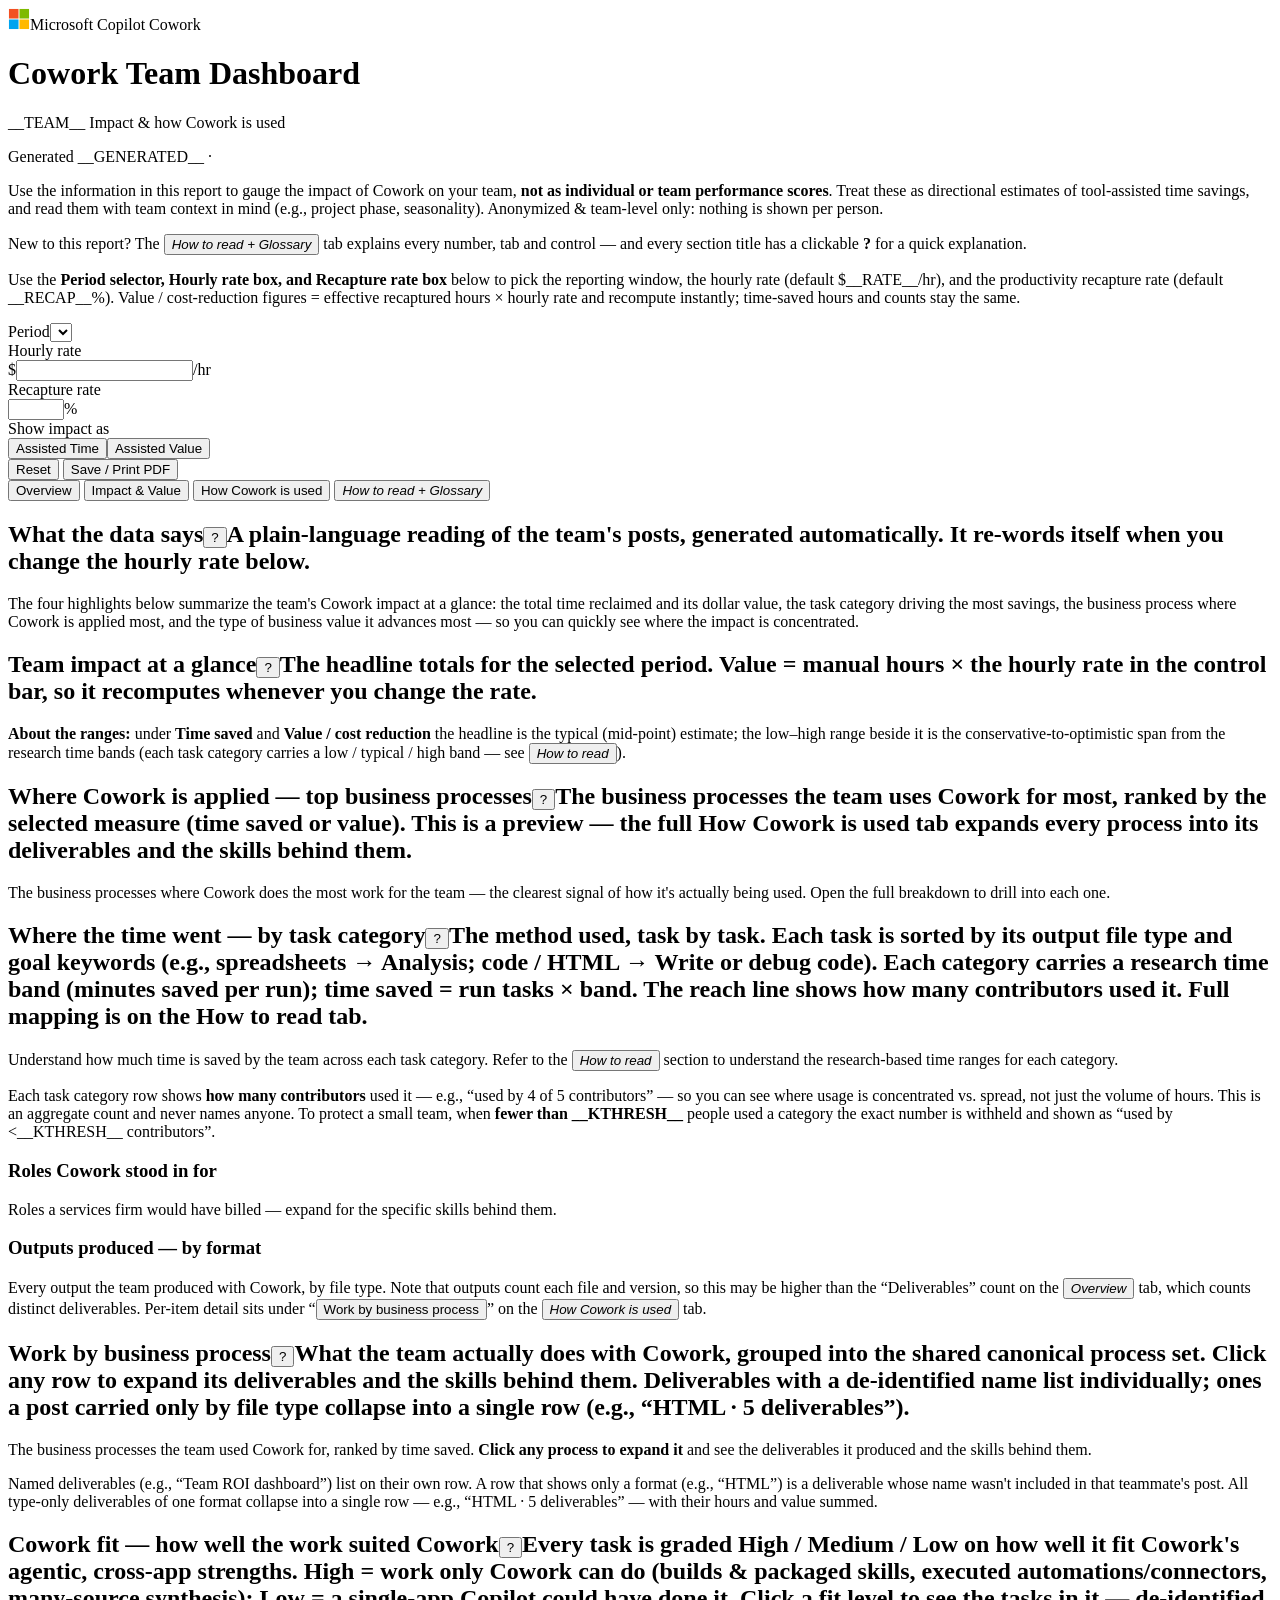
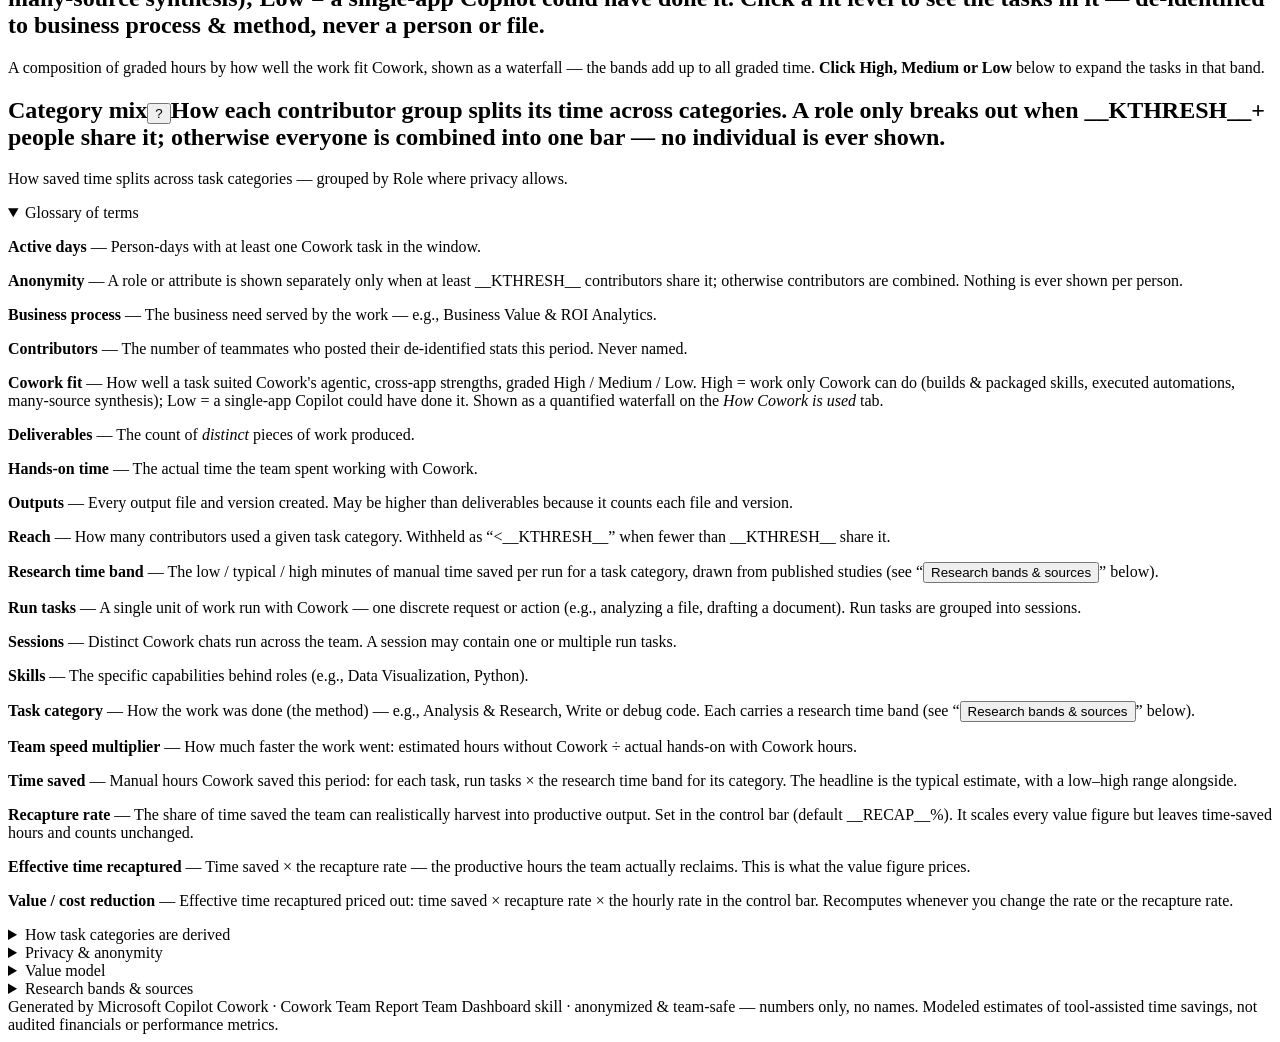
<file: Cowork Dashboard - Team Dashboard Cowork Skill/cowork-dashboard-team-dashboard/scripts/dashboard_assets/dashboard.html>
<!DOCTYPE html>
<html lang="en" dir="ltr">
<head>
<meta charset="utf-8"><meta name="viewport" content="width=device-width, initial-scale=1"><meta name="color-scheme" content="light dark">
<title>Cowork Team Dashboard</title>
<style>__CSS__</style>
</head>
<body>
<header class="top"><div class="wrap">
  <div class="brand"><svg width="22" height="22" viewBox="0 0 23 23" aria-hidden="true"><rect x="1" y="1" width="10" height="10" fill="#F25022"></rect><rect x="12" y="1" width="10" height="10" fill="#7FBA00"></rect><rect x="1" y="12" width="10" height="10" fill="#00A4EF"></rect><rect x="12" y="12" width="10" height="10" fill="#FFB900"></rect></svg><span class="nm">Microsoft Copilot Cowork</span></div>
  <h1>Cowork Team Dashboard</h1>
  <p class="sub">__TEAM__ Impact &amp; how Cowork is used</p>
  <p class="gen">Generated __GENERATED__ · <span id="ctxline"></span></p>
  <p class="disc">Use the information in this report to gauge the impact of Cowork on your team, <b>not as individual or team performance scores</b>. Treat these as directional estimates of tool-assisted time savings, and read them with team context in mind (e.g., project phase, seasonality). Anonymized &amp; team-level only: nothing is shown per person.</p>
  <p class="disc" style="margin-top:7px">New to this report? The <button type="button" class="xref" data-goto="method"><i>How to read + Glossary</i></button> tab explains every number, tab and control &mdash; and every section title has a clickable <b>?</b> for a quick explanation.</p>
  <p class="disc" style="margin-top:7px">Use the <b>Period selector, Hourly rate box, and Recapture rate box</b> below to pick the reporting window, the hourly rate (default $__RATE__/hr), and the productivity recapture rate (default __RECAP__%). Value / cost-reduction figures = effective recaptured hours × hourly rate and recompute instantly; time-saved hours and counts stay the same.</p>
</div></header>
<div class="wrap">
  <div class="controls">
    <div class="ctl"><label for="snapSel">Period</label><select id="snapSel"></select></div>
    <div class="ctl"><label for="rateInput">Hourly rate</label><div class="rate-in"><span>$</span><input id="rateInput" type="number" min="1" step="1" inputmode="numeric"><span>/hr</span></div></div>
    <div class="ctl"><label for="recapInput">Recapture rate</label><div class="rate-in"><input id="recapInput" type="number" min="0" max="100" step="5" inputmode="numeric"><span>%</span></div></div>
    <div class="ctl"><label>Show impact as</label><div class="seg" id="ovSeg" role="group" aria-label="Show impact as Assisted Time or Assisted Value"><button type="button" class="seg-btn on" data-metric="time">Assisted Time</button><button type="button" class="seg-btn" data-metric="value">Assisted Value</button></div></div>
    <div class="spacer"></div>
    <button class="btn" id="resetBtn" type="button">Reset</button>
    <button class="btn primary" id="printBtn" type="button">Save / Print PDF</button>
  </div>
  <div class="tabs">
    <button class="tab-btn on" type="button" data-tab="overview">Overview</button>
    <button class="tab-btn" type="button" data-tab="impact">Impact &amp; Value</button>
    <button class="tab-btn" type="button" data-tab="work">How Cowork is used</button>
    <button class="tab-btn" type="button" data-tab="method" style="font-style:italic">How to read + Glossary</button>
  </div>

  <div class="tab-panel on" id="tab-overview">
    <section class="block"><h2 class="sec"><span class="dot"></span>What the data says<button type="button" class="help" aria-label="About this section">?</button><span class="helppop">A plain-language reading of the team's posts, generated automatically. It re-words itself when you change the hourly rate below.</span></h2><p class="sec-note">The four highlights below summarize the team's Cowork impact at a glance: the total time reclaimed and its dollar value, the task category driving the most savings, the business process where Cowork is applied most, and the type of business value it advances most — so you can quickly see where the impact is concentrated.</p><div class="insights" id="ov-insights"></div></section>
    <section class="block"><h2 class="sec"><span class="dot"></span>Team impact at a glance<button type="button" class="help" aria-label="About this section">?</button><span class="helppop">The headline totals for the selected period. <b>Value</b> = manual hours &times; the hourly rate in the control bar, so it recomputes whenever you change the rate.</span></h2><div class="kpis" id="ov-kpis"></div><p class="sec-note" style="margin-top:12px"><b>About the ranges:</b> under <b>Time saved</b> and <b>Value / cost reduction</b> the headline is the typical (mid-point) estimate; the low&ndash;high range beside it is the conservative-to-optimistic span from the research time bands (each task category carries a low / typical / high band &mdash; see <button type="button" class="xref" data-goto="method" data-scroll="sec-bands"><i>How to read</i></button>).</p></section>
    <section class="block"><h2 class="sec"><span class="dot"></span>Where Cowork is applied — top business processes<button type="button" class="help" aria-label="About this section">?</button><span class="helppop">The business processes the team uses Cowork for most, ranked by the selected measure (time saved or value). This is a preview — the full <b>How Cowork is used</b> tab expands every process into its deliverables and the skills behind them.</span></h2><p class="sec-note">The business processes where Cowork does the most work for the team — the clearest signal of how it's actually being used. Open the full breakdown to drill into each one.</p><div class="card" id="ov-proc"></div></section>
  </div>

  <div class="tab-panel" id="tab-impact">
    <section class="block"><h2 class="sec"><span class="dot"></span>Where the time went — by task category<button type="button" class="help" aria-label="About this section">?</button><span class="helppop">The <b>method</b> used, task by task. Each task is sorted by its output file type and goal keywords (e.g., spreadsheets &rarr; Analysis; code / HTML &rarr; Write or debug code). Each category carries a research time band (minutes saved per run); time saved = run tasks &times; band. The <b>reach</b> line shows how many contributors used it. Full mapping is on the <b>How to read</b> tab.</span></h2><p class="sec-note">Understand how much time is saved by the team across each task category. Refer to the <button type="button" class="xref" data-goto="method" data-scroll="sec-bands"><i>How to read</i></button> section to understand the research-based time ranges for each category.</p><p class="sec-note" style="margin-top:8px">Each task category row shows <b>how many contributors</b> used it — e.g., &ldquo;used by 4 of 5 contributors&rdquo; — so you can see where usage is concentrated vs. spread, not just the volume of hours. This is an aggregate count and never names anyone. To protect a small team, when <b>fewer than __KTHRESH__</b> people used a category the exact number is withheld and shown as &ldquo;used by &lt;__KTHRESH__ contributors&rdquo;.</p><div class="card" id="im-categories"></div></section>
    <section class="block"><div class="grid2">
      <div class="card"><h3>Roles Cowork stood in for</h3><p class="hint">Roles a services firm would have billed — expand for the specific skills behind them.</p><div id="im-roles"></div></div>
      <div class="card"><h3>Outputs produced — by format</h3><p class="hint">Every output the team produced with Cowork, by file type. Note that outputs count each file and version, so this may be higher than the &ldquo;Deliverables&rdquo; count on the <button type="button" class="xref" data-goto="overview"><i>Overview</i></button> tab, which counts distinct deliverables. Per-item detail sits under &ldquo;<button type="button" class="xref" data-goto="work" data-scroll="wk-proc">Work by business process</button>&rdquo; on the <button type="button" class="xref" data-goto="work"><i>How Cowork is used</i></button> tab.</p><div id="im-deliv"></div></div>
    </div></section>
  </div>

  <div class="tab-panel" id="tab-work">
    <section class="block"><h2 class="sec"><span class="dot"></span>Work by business process<button type="button" class="help" aria-label="About this section">?</button><span class="helppop">What the team actually does with Cowork, grouped into the shared canonical process set. <b>Click any row</b> to expand its deliverables and the skills behind them. Deliverables with a de-identified name list individually; ones a post carried only by file type collapse into a single row (e.g., &ldquo;HTML &middot; 5 deliverables&rdquo;).</span></h2><p class="sec-note">The business processes the team used Cowork for, ranked by time saved. <b>Click any process to expand it</b> and see the deliverables it produced and the skills behind them.</p><p class="sec-note" style="margin-top:8px">Named deliverables (e.g., &ldquo;Team ROI dashboard&rdquo;) list on their own row. A row that shows only a format (e.g., &ldquo;HTML&rdquo;) is a deliverable whose name wasn't included in that teammate's post. All type-only deliverables of one format collapse into a single row — e.g., &ldquo;HTML &middot; 5 deliverables&rdquo; — with their hours and value summed.</p><div class="card" id="wk-proc"></div></section>
    <section class="block"><h2 class="sec"><span class="dot"></span>Cowork fit — how well the work suited Cowork<button type="button" class="help" aria-label="About this section">?</button><span class="helppop">Every task is graded <b>High / Medium / Low</b> on how well it fit Cowork's agentic, cross-app strengths. <b>High</b> = work only Cowork can do (builds &amp; packaged skills, executed automations/connectors, many-source synthesis); <b>Low</b> = a single-app Copilot could have done it. <b>Click a fit level</b> to see the tasks in it — de-identified to business process &amp; method, never a person or file.</span></h2><p class="sec-note">A composition of graded hours by how well the work fit Cowork, shown as a waterfall — the bands add up to all graded time. <b>Click High, Medium or Low</b> below to expand the tasks in that band.</p><div class="card" id="wk-fit"></div></section>
    <section class="block"><h2 class="sec"><span class="dot"></span>Category mix<button type="button" class="help" aria-label="About this section">?</button><span class="helppop">How each contributor group splits its time across categories. A role only breaks out when <b>__KTHRESH__+</b> people share it; otherwise everyone is combined into one bar — no individual is ever shown.</span></h2><p class="sec-note">How saved time splits across task categories — grouped by Role where privacy allows.</p><div class="card" id="wk-stack"></div></section>
  </div>

  <div class="tab-panel" id="tab-method">
    <details class="meth" open><summary>Glossary of terms</summary><div class="mbody" id="gloss-body">
      <p><b>Active days</b> — Person-days with at least one Cowork task in the window.</p>
      <p><b>Anonymity</b> — A role or attribute is shown separately only when at least __KTHRESH__ contributors share it; otherwise contributors are combined. Nothing is ever shown per person.</p>
      <p><b>Business process</b> — The business need served by the work &mdash; e.g., Business Value &amp; ROI Analytics.</p>
      <p><b>Contributors</b> — The number of teammates who posted their de-identified stats this period. Never named.</p>
      <p><b>Cowork fit</b> — How well a task suited Cowork's agentic, cross-app strengths, graded High / Medium / Low. High = work only Cowork can do (builds &amp; packaged skills, executed automations, many-source synthesis); Low = a single-app Copilot could have done it. Shown as a quantified waterfall on the <i>How Cowork is used</i> tab.</p>
      <p><b>Deliverables</b> — The count of <i>distinct</i> pieces of work produced.</p>
      <p><b>Hands-on time</b> — The actual time the team spent working with Cowork.</p>
      <p><b>Outputs</b> — Every output file and version created. May be higher than deliverables because it counts each file and version.</p>
      <p><b>Reach</b> — How many contributors used a given task category. Withheld as &ldquo;&lt;__KTHRESH__&rdquo; when fewer than __KTHRESH__ share it.</p>
      <p><b>Research time band</b> — The low / typical / high minutes of manual time saved per run for a task category, drawn from published studies (see &ldquo;<button type="button" class="xref" data-goto="method" data-scroll="sec-bands">Research bands &amp; sources</button>&rdquo; below).</p>
      <p><b>Run tasks</b> — A single unit of work run with Cowork — one discrete request or action (e.g., analyzing a file, drafting a document). Run tasks are grouped into sessions.</p>
      <p><b>Sessions</b> — Distinct Cowork chats run across the team. A session may contain one or multiple run tasks.</p>
      <p><b>Skills</b> — The specific capabilities behind roles (e.g., Data Visualization, Python).</p>
      <p><b>Task category</b> — How the work was done (the method) &mdash; e.g., Analysis &amp; Research, Write or debug code. Each carries a research time band (see &ldquo;<button type="button" class="xref" data-goto="method" data-scroll="sec-bands">Research bands &amp; sources</button>&rdquo; below).</p>
      <p><b>Team speed multiplier</b> — How much faster the work went: estimated hours without Cowork &divide; actual hands-on with Cowork hours.</p>
      <p><b>Time saved</b> — Manual hours Cowork saved this period: for each task, run tasks &times; the research time band for its category. The headline is the typical estimate, with a low&ndash;high range alongside.</p>
      <p><b>Recapture rate</b> — The share of time saved the team can realistically harvest into productive output. Set in the control bar (default __RECAP__%). It scales every value figure but leaves time-saved hours and counts unchanged.</p>
      <p><b>Effective time recaptured</b> — Time saved &times; the recapture rate — the productive hours the team actually reclaims. This is what the value figure prices.</p>
      <p><b>Value / cost reduction</b> — Effective time recaptured priced out: time saved &times; recapture rate &times; the hourly rate in the control bar. Recomputes whenever you change the rate or the recapture rate.</p>
    </div></details>


    <details class="meth"><summary>How task categories are derived</summary><div class="mbody">
      <p>Each task is sorted into up to two categories from three signals:</p>
      <p style="margin-bottom:3px"><b>1 · Output file type</b></p>
      <ul>
        <li>spreadsheets (.xlsx / .csv / .json) &rarr; Analysis &amp; Research</li>
        <li>code &amp; web (.py / .html / .sql / .js) &rarr; Write or debug code</li>
        <li>documents (.docx / .pdf / .pptx / images) &rarr; Document &amp; content creation</li>
        <li>packaged skills (.zip / .skill) &rarr; Specialized workflows</li>
      </ul>
      <p style="margin-bottom:3px"><b>2 · Goal keywords</b></p>
      <ul>
        <li>&ldquo;analyze / research / ROI / benchmark&rdquo; &rarr; Analysis</li>
        <li>&ldquo;debug / refactor / script / API / automation&rdquo; &rarr; Write or debug code</li>
        <li>&ldquo;email / inbox / reply&rdquo; &rarr; Email</li>
        <li>&ldquo;meeting / transcript / standup / agenda&rdquo; &rarr; Meeting</li>
      </ul>
      <p style="margin-bottom:3px"><b>3 · Input signal</b></p>
      <ul>
        <li>if the sources are data files, or there are 3 or more of them &rarr; Analysis</li>
      </ul>
      <p>A task with no saved file and no signal falls to General assistance / Other. When more than one matches, they rank (code &rsaquo; analysis &rsaquo; specialized &rsaquo; document &rsaquo; communication &rsaquo; meeting &rsaquo; email &rsaquo; general) and the top two are kept.</p>
    </div></details>


    <details class="meth"><summary>Privacy &amp; anonymity</summary><div class="mbody">
      <p><b>Nothing is shown at an individual level.</b> Members appear only as counts. The one per-attribute view (category mix) breaks a Role out only when <b>__KTHRESH__+</b> contributors share it; otherwise they collapse into a single combined bar. The only attribute used is the directory <b>Role</b> (job title) that a teammate's post carries — never names, never country, never file names or prompts.</p>
    </div></details>

    <details class="meth"><summary>Value model</summary><div class="mbody">
      <ul>
        <li><b>Time saved</b> = Count of run tasks × the research band (minutes saved/run).</li>
        <li><b>Recapture rate</b> = the share of time saved the team realistically converts into productive output (default __RECAP__%; adjustable in the control bar).</li>
        <li><b>Effective time recaptured</b> = time saved × recapture rate.</li>
        <li><b>Value / cost reduction</b> = effective recaptured hours × hourly rate (default $__RATE__/hr) = time saved × recapture rate × rate.</li>
        <li><b>Speed multiplier</b> = manual hours ÷ modeled hands-on hours.</li>
      </ul>
      <p>All figures come from the posts; the dashboard only re-totals and re-prices them.</p>
    </div></details>

    <details class="meth" id="sec-bands"><summary>Research bands &amp; sources</summary><div class="mbody">
      <p>Each task category carries a research-anchored time band — the minutes of manual time saved per run, at a low / typical / high estimate.<sup>†</sup> Time saved = run tasks &times; the band for that category.</p>
      <table class="dt" style="margin-top:11px">
        <thead><tr><th>Task category</th><th class="r">Low</th><th class="r">Typical</th><th class="r">High</th></tr></thead>
        <tbody>
          <tr><td><span class="catsw" style="background:var(--c0)"></span>Analysis &amp; Research</td><td class="r">30</td><td class="r">67</td><td class="r">92</td></tr>
          <tr><td><span class="catsw" style="background:var(--c1)"></span>Write or debug code</td><td class="r">30</td><td class="r">56</td><td class="r">96</td></tr>
          <tr><td><span class="catsw" style="background:var(--c2)"></span>Document &amp; content creation</td><td class="r">12</td><td class="r">24</td><td class="r">42</td></tr>
          <tr><td><span class="catsw" style="background:var(--c3)"></span>Meeting workflows</td><td class="r">12</td><td class="r">31</td><td class="r">43</td></tr>
          <tr><td><span class="catsw" style="background:var(--c5)"></span>Email workflows</td><td class="r">3</td><td class="r">7</td><td class="r">12</td></tr>
          <tr><td><span class="catsw" style="background:var(--c7)"></span>Communication workflows</td><td class="r">2</td><td class="r">4</td><td class="r">6</td></tr>
          <tr><td><span class="catsw" style="background:var(--c4)"></span>Specialized workflows</td><td class="r">10</td><td class="r">25</td><td class="r">40</td></tr>
          <tr><td><span class="catsw" style="background:var(--c6)"></span>General assistance / Other</td><td class="r">2</td><td class="r">5</td><td class="r">8</td></tr>
        </tbody>
      </table>
      <p class="footnote"><sup>†</sup> Minutes of manual time saved per run (low / typical / high). <b>Sources:</b> Stanford-WB (SSRN 5136877), Microsoft Research 2026 (DiD n=72,186), Noy &amp; Zhang (Science 2023), Cambon et al. (MSR 2024), Cui et al. (CACM 2024), Brynjolfsson, Li &amp; Raymond (QJE 2025), Forrester TEI 2024.</p>
    </div></details>
  </div>

  <footer class="foot">Generated by Microsoft Copilot Cowork · Cowork Team Report Team Dashboard skill · anonymized &amp; team-safe — numbers only, no names. Modeled estimates of tool-assisted time savings, not audited financials or performance metrics.</footer>
</div>
<script type="application/json" id="cw-data">__DATA__</script>
<script>__JS__</script>
</body>
</html>
</file>
